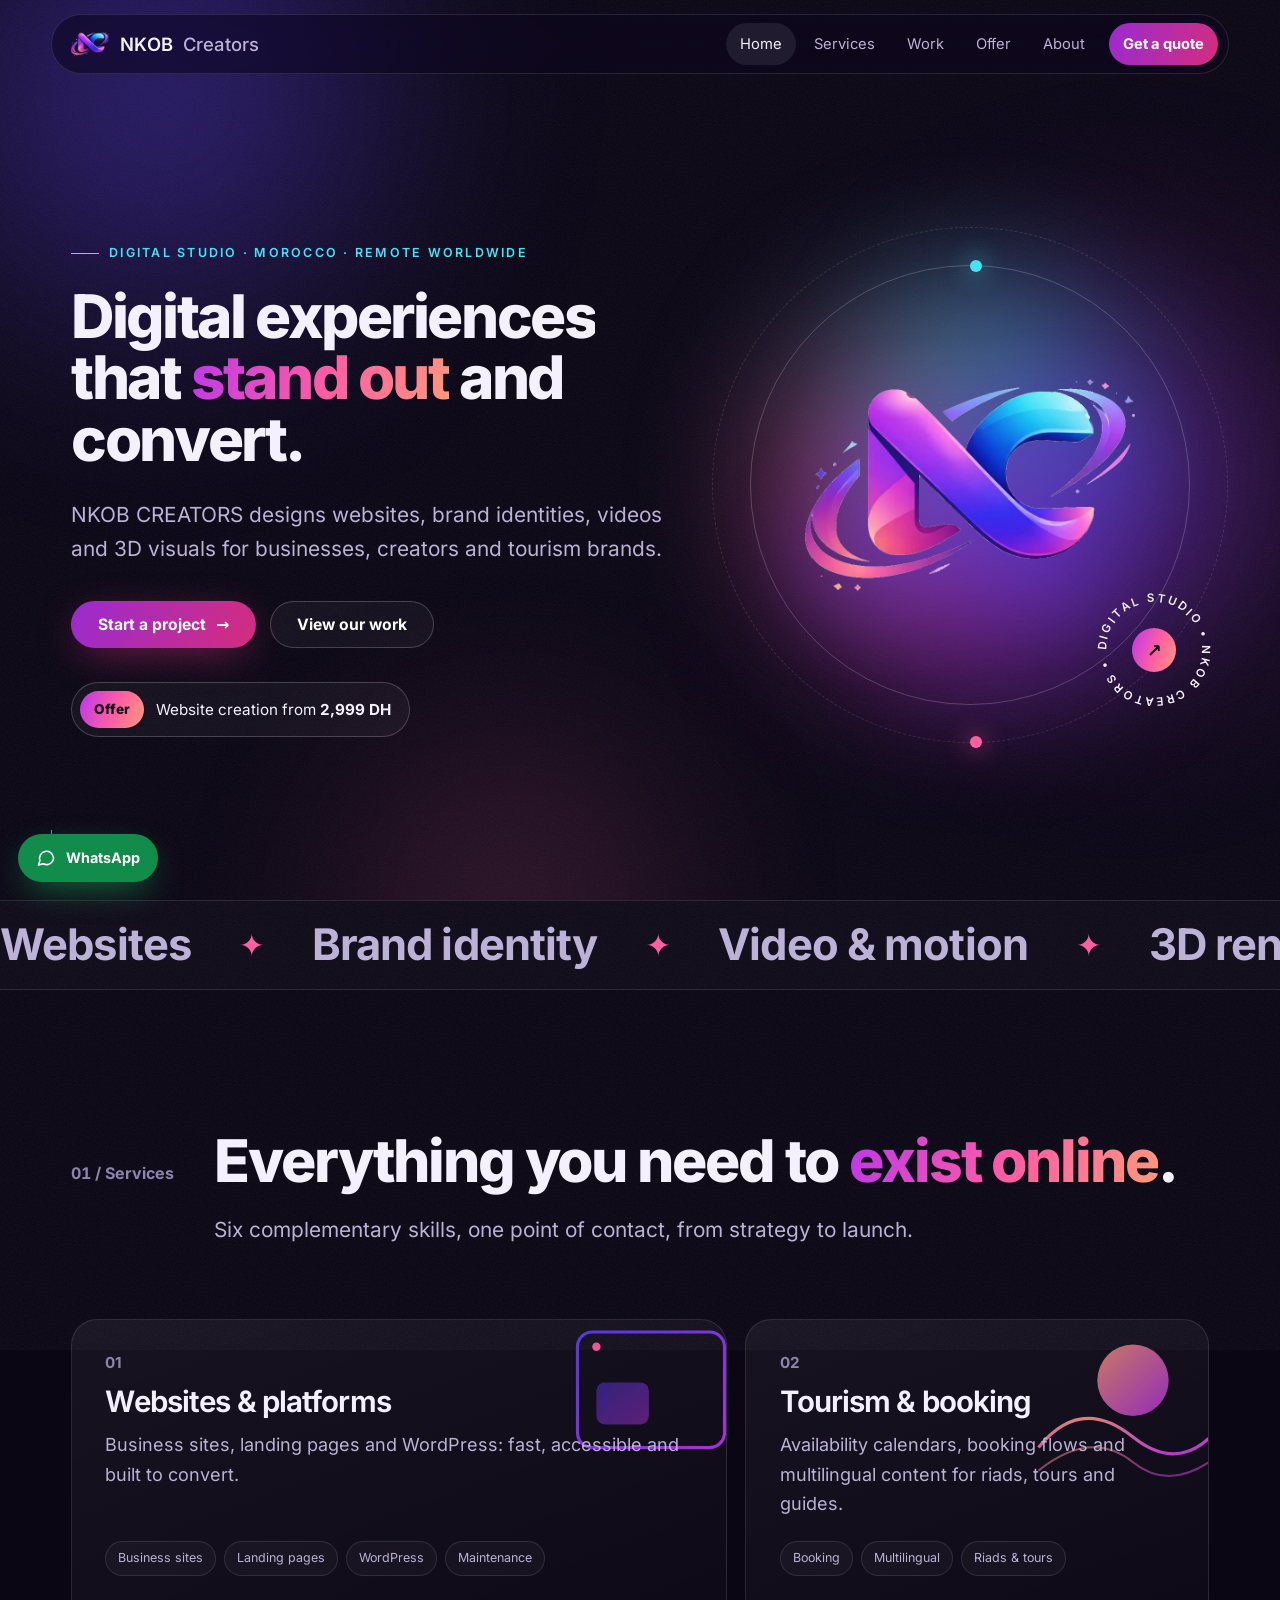
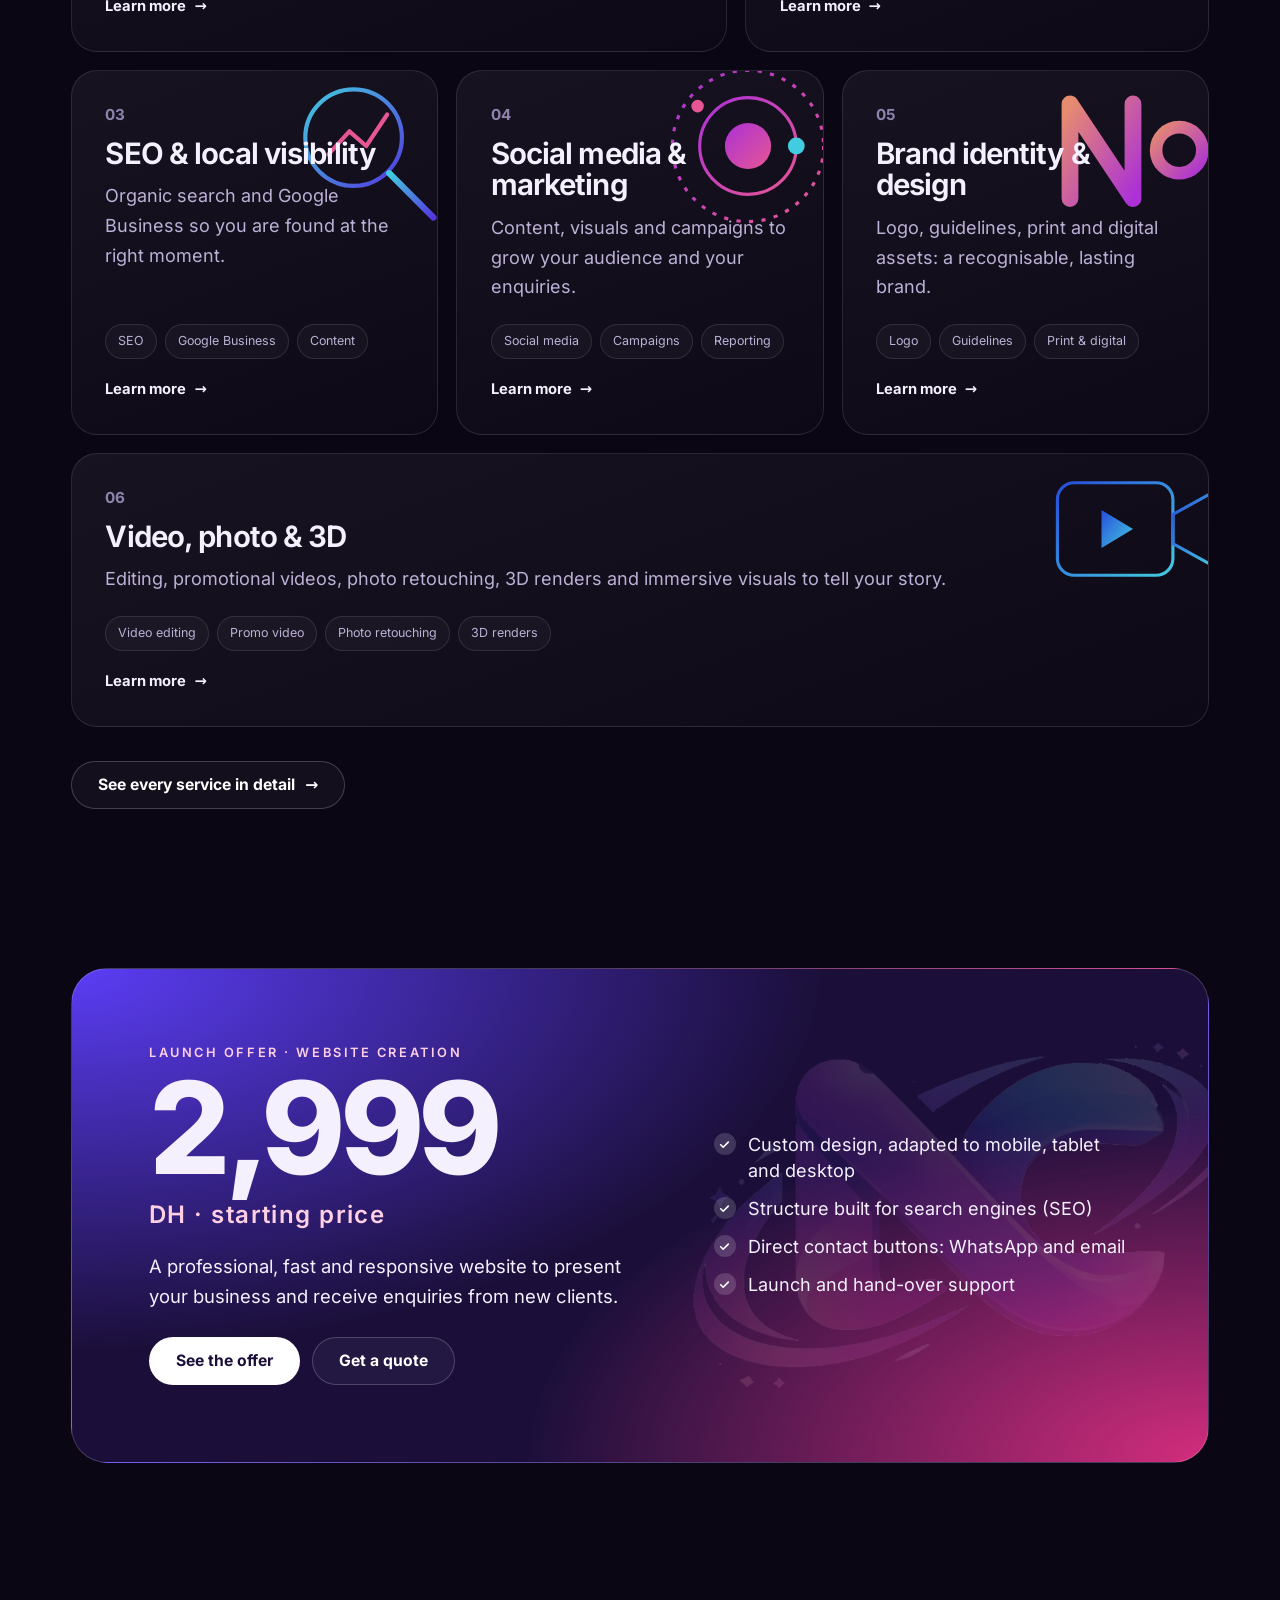
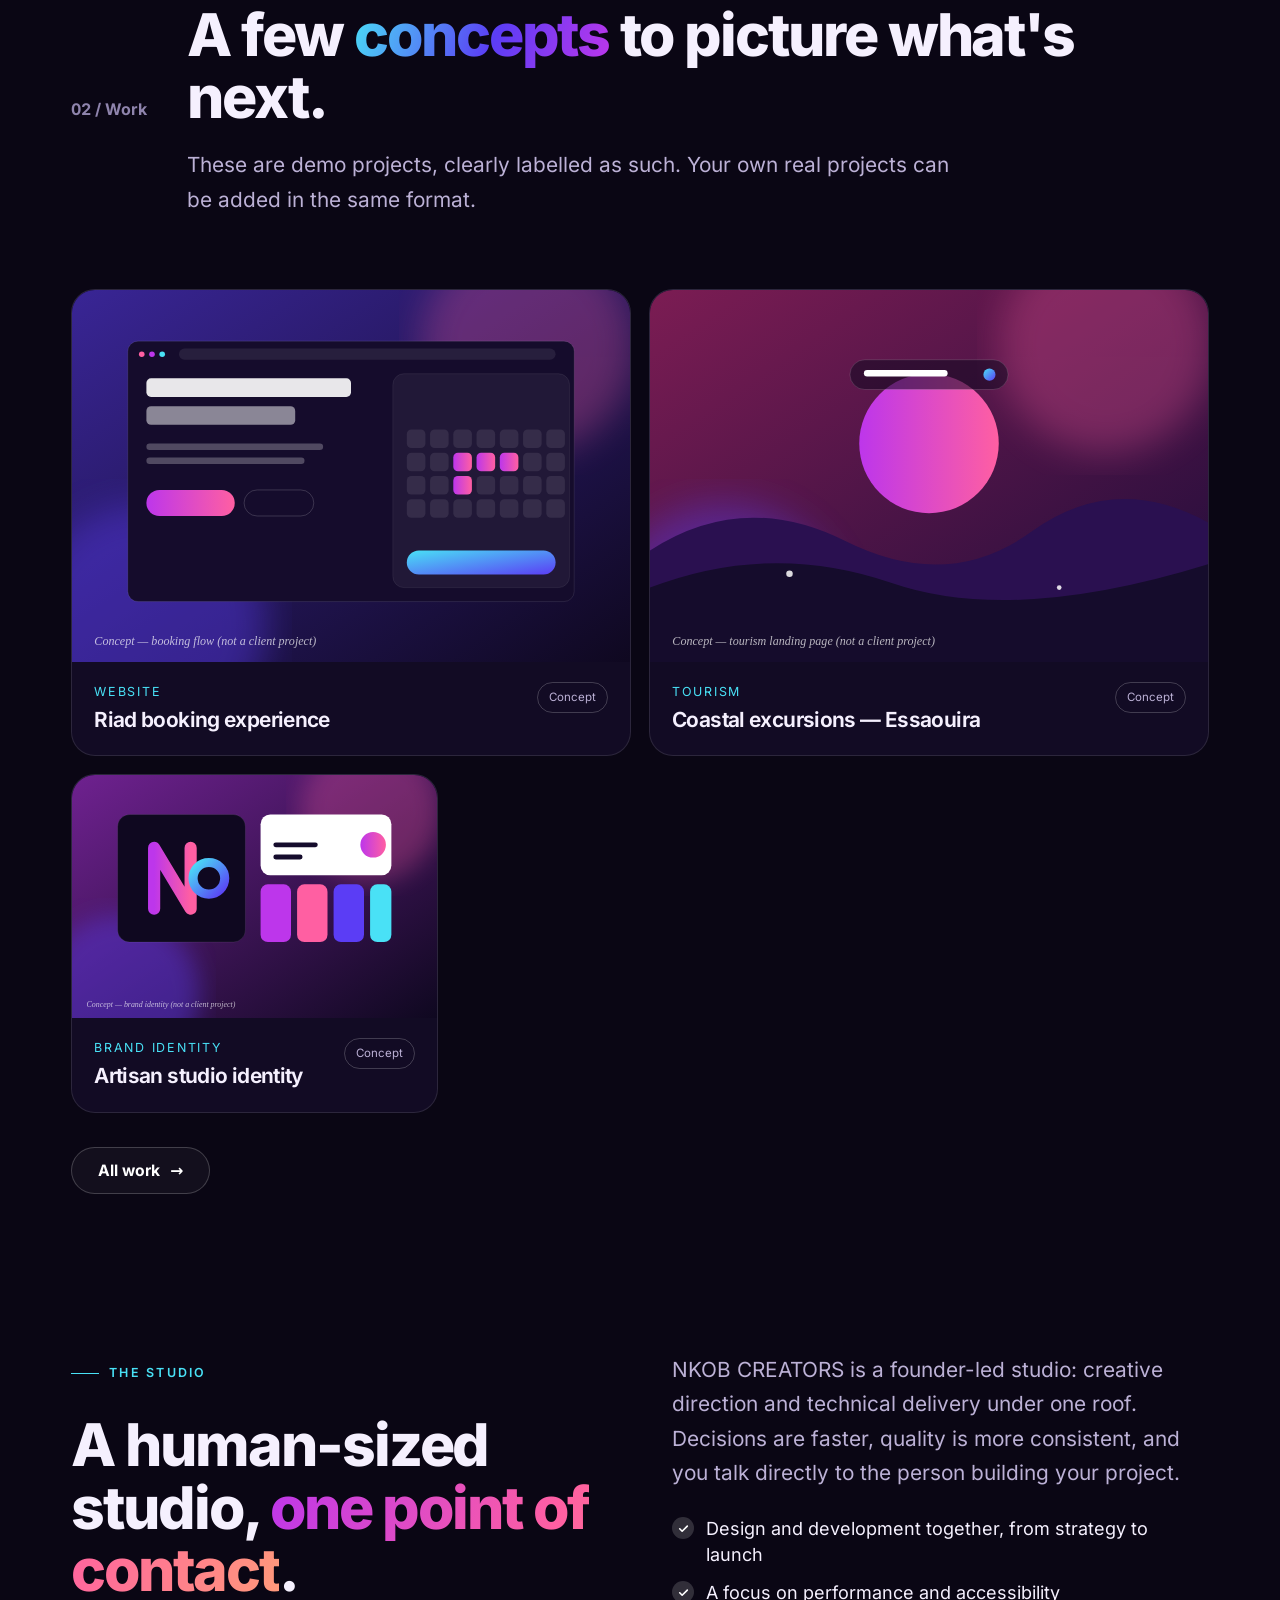
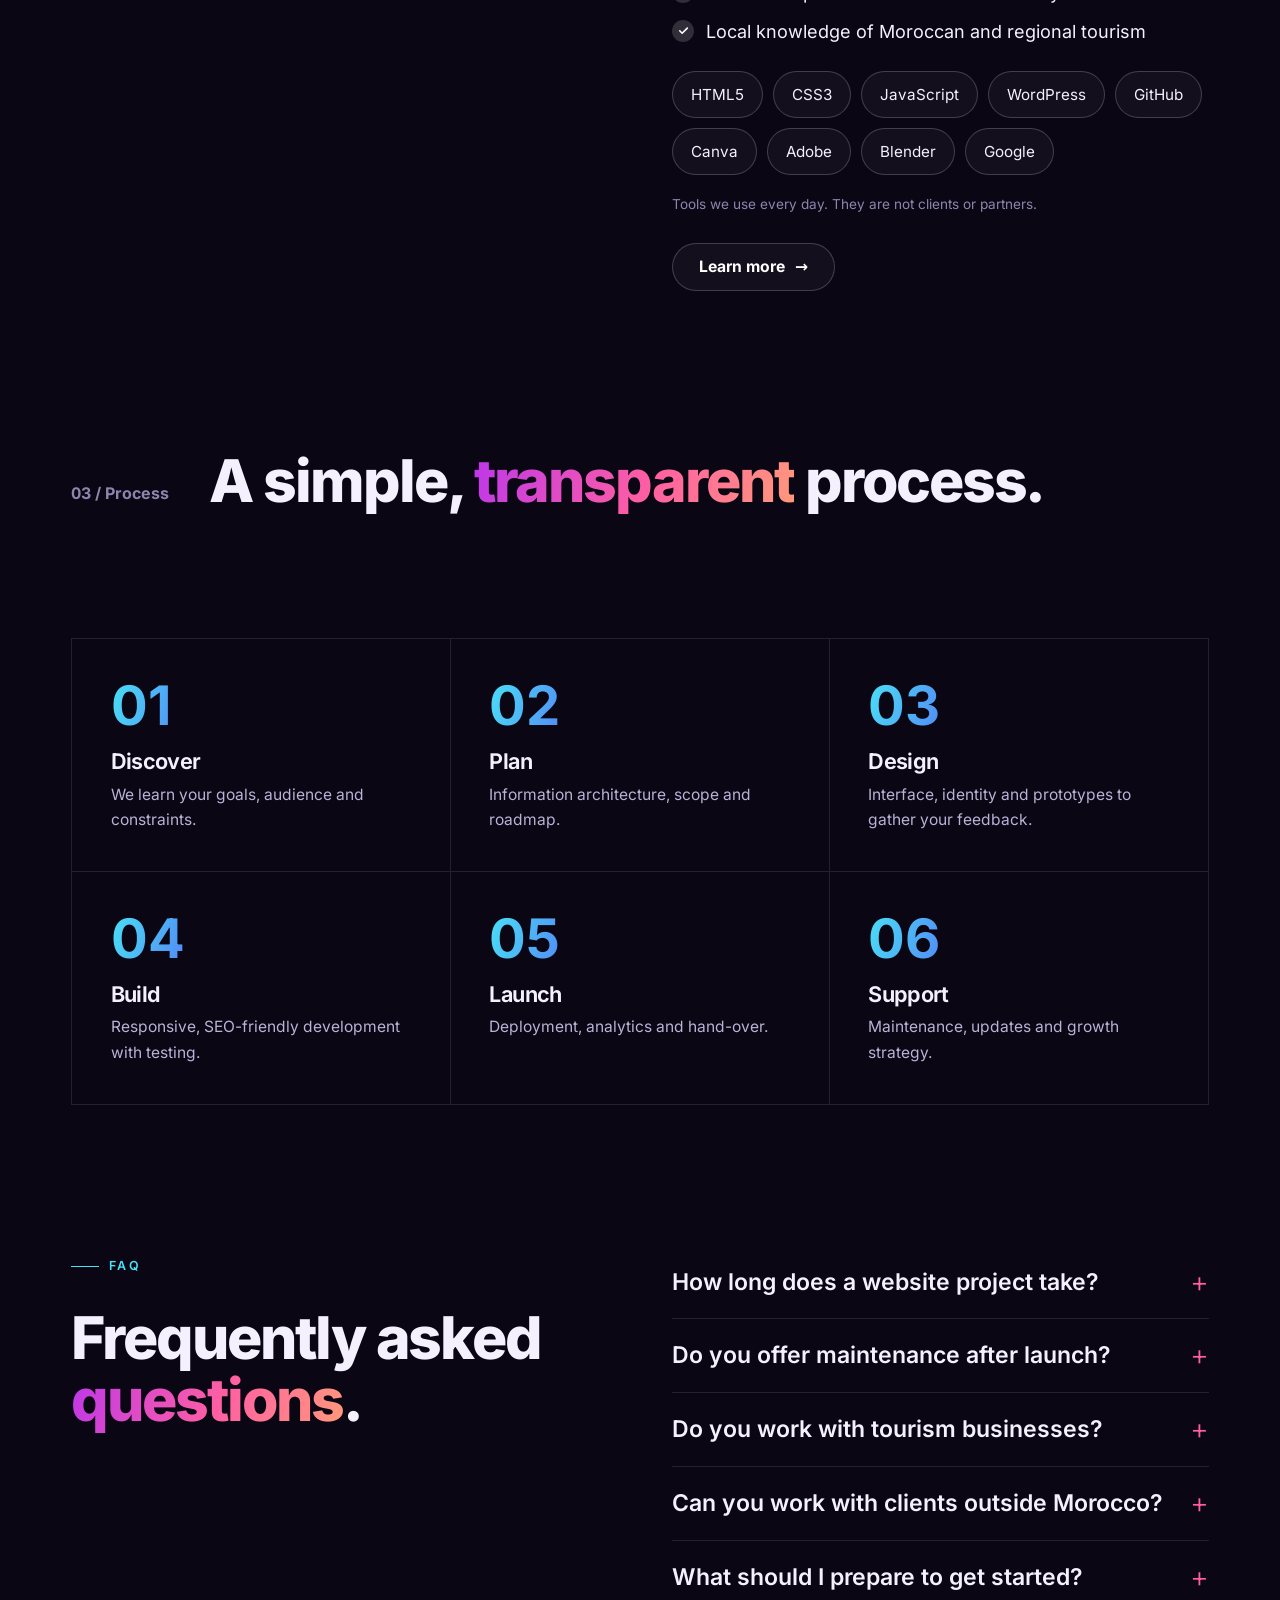
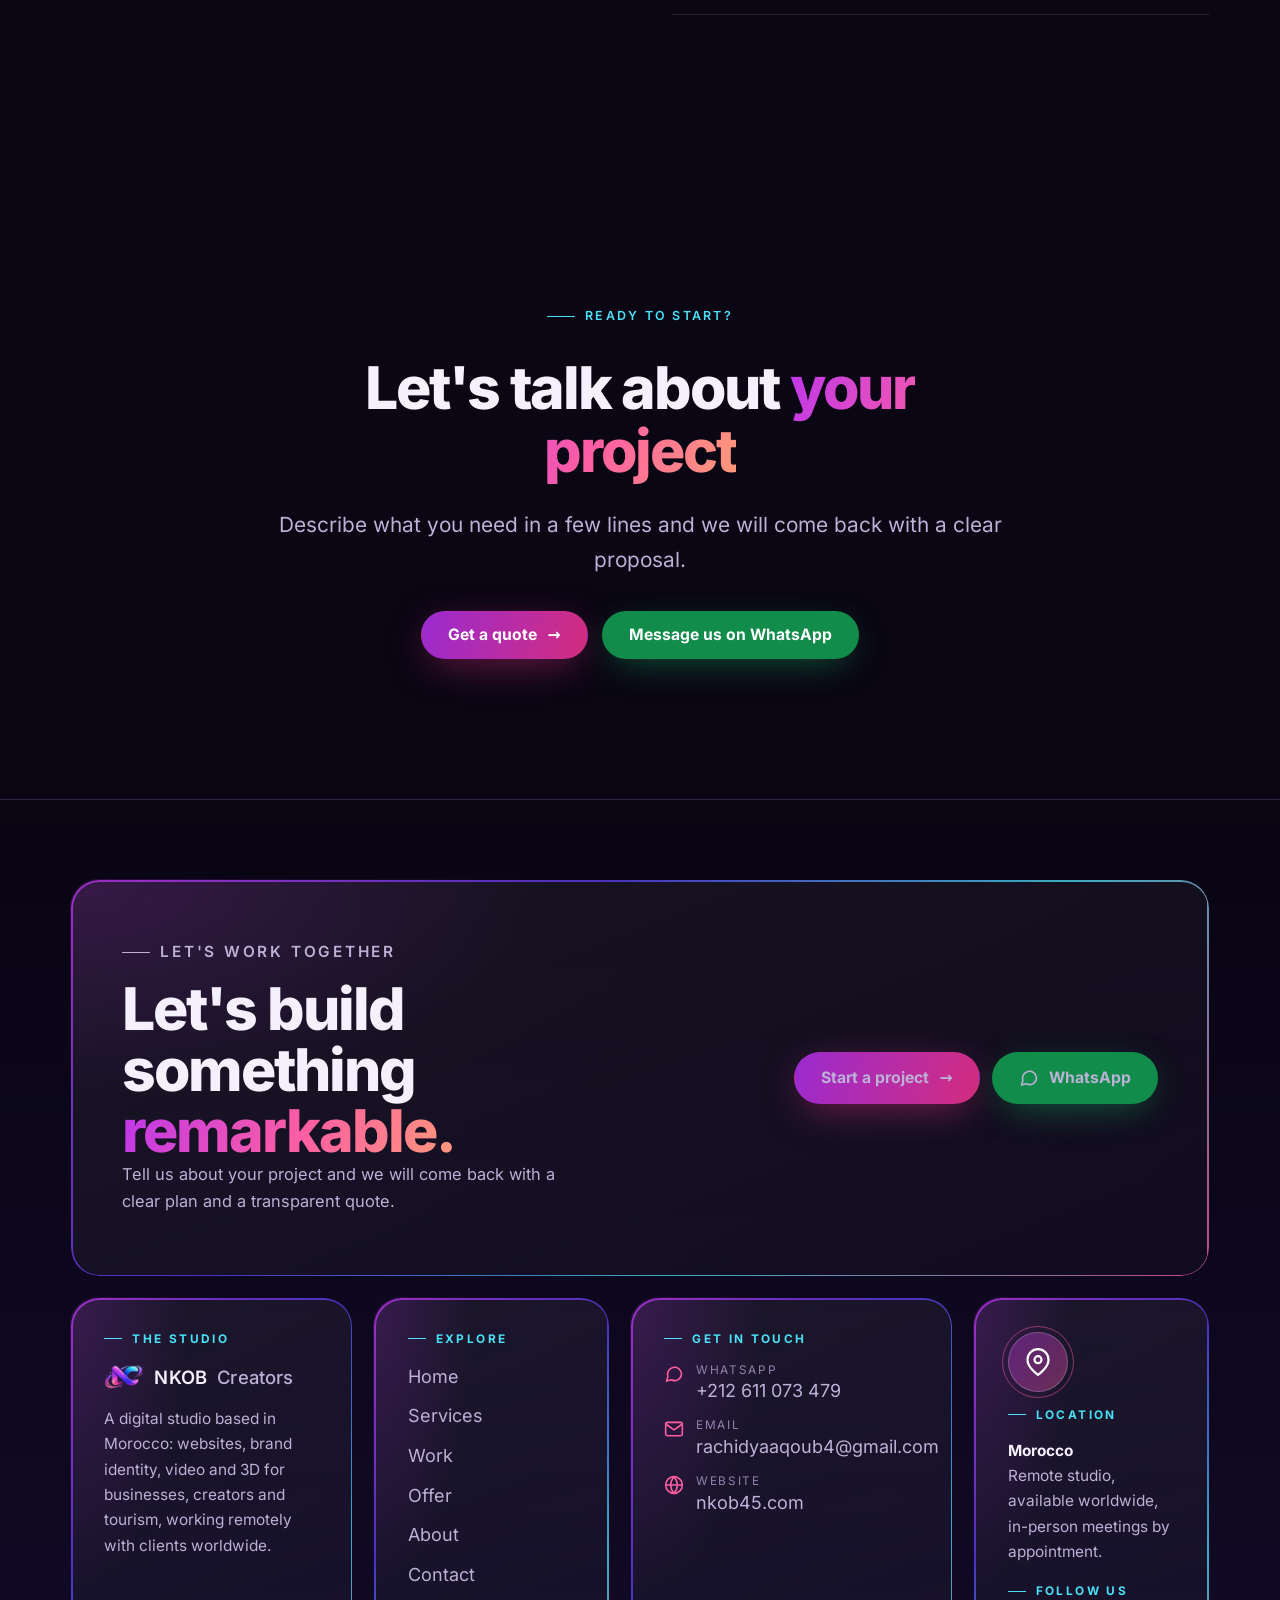
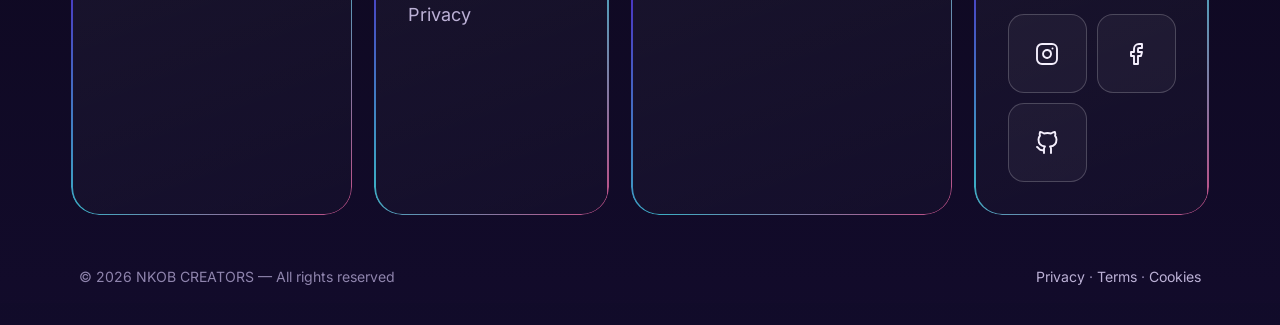
<file: index.html>
<!doctype html>
<html lang="en">
<head>
<meta charset="utf-8">
<meta name="viewport" content="width=device-width,initial-scale=1,viewport-fit=cover">
<script>document.documentElement.className+=" js"</script>
<title>NKOB CREATORS — Digital studio in Morocco: websites, branding, video &amp; 3D</title>
<meta name="description" content="NKOB CREATORS designs websites, brand identities, videos and 3D visuals for businesses, creators and tourism brands. Website creation from 2,999 DH.">
<meta name="robots" content="index,follow,max-image-preview:large">
<meta name="theme-color" content="#0a0614">
<link rel="canonical" href="https://nkob45.com/">
<link rel="icon" href="favicon.ico" sizes="any"><link rel="icon" type="image/png" sizes="32x32" href="assets/img/favicon-32.png"><link rel="apple-touch-icon" href="assets/img/apple-touch-icon.png"><link rel="manifest" href="site.webmanifest">
<meta property="og:type" content="website"><meta property="og:locale" content="en_US"><meta property="og:site_name" content="NKOB CREATORS">
<meta property="og:title" content="NKOB CREATORS — Digital studio in Morocco: websites, branding, video &amp; 3D"><meta property="og:description" content="NKOB CREATORS designs websites, brand identities, videos and 3D visuals for businesses, creators and tourism brands. Website creation from 2,999 DH."><meta property="og:url" content="https://nkob45.com/">
<meta property="og:image" content="https://nkob45.com/assets/img/og-cover.jpg"><meta property="og:image:width" content="1200"><meta property="og:image:height" content="630"><meta property="og:image:alt" content="NKOB CREATORS logo">
<meta name="twitter:card" content="summary_large_image">
<link rel="preload" href="assets/fonts/inter-latin-wght-normal.woff2" as="font" type="font/woff2" crossorigin>
<link rel="stylesheet" href="assets/css/styles.css">
<script type="application/ld+json">{"@context": "https://schema.org", "@graph": [{"@type": "ProfessionalService", "@id": "https://nkob45.com/#organization", "name": "NKOB CREATORS", "url": "https://nkob45.com/", "logo": "https://nkob45.com/assets/img/icon-512.png", "image": "https://nkob45.com/assets/img/og-cover.jpg", "description": "Digital studio based in Morocco: website design and development, brand identity, video, 3D, local SEO and tourism solutions.", "telephone": "+212611073479", "email": "rachidyaaqoub4@gmail.com", "address": {"@type": "PostalAddress", "addressCountry": "MA"}, "areaServed": "Worldwide", "sameAs": ["https://www.instagram.com/rachid__yaaqoub", "https://www.facebook.com/share/1TvZvdenSx/", "https://github.com/ryaaqoub9111-cmyk"], "knowsLanguage": ["en", "fr"]}, {"@type": "WebSite", "@id": "https://nkob45.com/#website", "url": "https://nkob45.com/", "name": "NKOB CREATORS", "inLanguage": "en", "publisher": {"@id": "https://nkob45.com/#organization"}}, {"@type": "FAQPage", "mainEntity": [{"@type": "Question", "name": "How long does a website project take?", "acceptedAnswer": {"@type": "Answer", "text": "Typically 2 to 4 weeks for a small site, 4 to 8 weeks for a business site and 8+ weeks for a complex platform. Timelines depend on scope and on how quickly content is provided."}}, {"@type": "Question", "name": "Do you offer maintenance after launch?", "acceptedAnswer": {"@type": "Answer", "text": "Yes. Monthly maintenance plans cover updates, backups, security monitoring and small content changes."}}, {"@type": "Question", "name": "Do you work with tourism businesses?", "acceptedAnswer": {"@type": "Answer", "text": "Yes, it is one of our specialities: websites for riads and excursions, availability calendars, booking flows, multilingual content and local visibility."}}, {"@type": "Question", "name": "Can you work with clients outside Morocco?", "acceptedAnswer": {"@type": "Answer", "text": "Yes. We are a remote-first studio, and projects are run online through WhatsApp, email and video calls."}}, {"@type": "Question", "name": "What should I prepare to get started?", "acceptedAnswer": {"@type": "Answer", "text": "A short description of your activity, your goals, a few examples of sites or styles you like and, if possible, your logo and texts. We will help you structure the rest."}}]}]}</script>
</head>
<body>
<div class="bg-aurora" aria-hidden="true"><i></i><i></i><i></i></div><div class="grain" aria-hidden="true"></div><div class="progress" aria-hidden="true"></div>
<a class="skip" href="#main">Skip to content</a>
<header class="hdr"><div class="hdr-in">
<a class="brand" href="index.html" aria-label="NKOB CREATORS — home"><img src="assets/img/logo-nkob.webp" alt="" width="40" height="26"><b>NKOB</b><span>Creators</span></a>
<nav class="nav" id="nav" aria-label="Main navigation"><a href="index.html" aria-current="page">Home</a><a href="services.html">Services</a><a href="portfolio.html">Work</a><a href="pricing.html">Offer</a><a href="about.html">About</a><a class="cta" href="contact.html">Get a quote</a></nav>
<button class="burger" type="button" aria-expanded="false" aria-controls="nav" aria-label="Open menu"><span></span><span></span><span></span></button>
</div></header>
<main id="main">
<section class="hero" aria-labelledby="h1"><div class="wrap hero-grid">
<div>
<p class="eyebrow rv">Digital studio · Morocco · Remote worldwide</p>
<h1 class="h-xl split" id="h1">Digital experiences that <span class="grad">stand out</span> and convert.</h1>
<p class="lead rv" style="--d:.25s">NKOB CREATORS designs websites, brand identities, videos and 3D visuals for businesses, creators and tourism brands.</p>
<div class="hero-cta rv" style="--d:.35s"><a class="btn btn-primary" href="contact.html">Start a project <span class="arr" aria-hidden="true">→</span></a><a class="btn btn-ghost" href="portfolio.html">View our work</a></div>
<a class="hero-offer rv" style="--d:.45s" href="pricing.html"><b>Offer</b><span>Website creation from <strong>2,999&nbsp;DH</strong></span></a>
</div>
<div class="stage rv" style="--d:.2s" aria-hidden="true"><div class="glow"></div><div class="ring"></div><div class="ring r2"></div>
<div class="logo3d"><img src="assets/img/logo-nkob.webp" alt="" width="768" height="506" fetchpriority="high"></div>
<svg class="badge-rot" viewBox="0 0 128 128"><defs><path id="circ" d="M64 64m-48 0a48 48 0 1 1 96 0a48 48 0 1 1 -96 0"/></defs><text><textPath href="#circ">Digital studio • NKOB CREATORS • </textPath></text></svg><div class="badge-core">↗</div></div>
</div>
<div class="scroll-cue" aria-hidden="true"><i></i>Scroll</div></section>

<div class="marquee" aria-hidden="true"><div class="marquee-track"><span>Websites</span><span>Brand identity</span><span>Video &amp; motion</span><span>3D renders</span><span>Local SEO</span><span>Online booking</span><span>Social media</span><span>WordPress</span><span>Websites</span><span>Brand identity</span><span>Video &amp; motion</span><span>3D renders</span><span>Local SEO</span><span>Online booking</span><span>Social media</span><span>WordPress</span></div></div>

<section class="sec" id="services" aria-labelledby="s-t"><div class="wrap">
<div class="sec-head"><span class="sec-num">01 / Services</span><h2 class="h-lg rv" id="s-t">Everything you need to <span class="grad">exist online</span>.</h2><p class="lead rv">Six complementary skills, one point of contact, from strategy to launch.</p></div>
<div class="bento"><a class="card b1 rv" href="services.html#websites"><svg class="motif" viewBox="0 0 200 200" fill="none" aria-hidden="true"><rect x="30" y="40" width="140" height="110" rx="14" stroke="url(#mg1)" stroke-width="3"/><path d="M30 68h140" stroke="url(#mg1)" stroke-width="3"/><circle cx="48" cy="54" r="4" fill="#ff5fa2"/><rect x="48" y="88" width="50" height="40" rx="8" fill="url(#mg1)" opacity=".5"/><defs><linearGradient id="mg1" x1="0" y1="0" x2="1" y2="1"><stop stop-color="#5b3df5"/><stop offset="1" stop-color="#bd36eb"/></linearGradient></defs></svg>
<span class="idx">01</span><h3>Websites &amp; platforms</h3><p>Business sites, landing pages and WordPress: fast, accessible and built to convert.</p>
<div class="tags"><span class="tag">Business sites</span><span class="tag">Landing pages</span><span class="tag">WordPress</span><span class="tag">Maintenance</span></div><span class="go">Learn more <span class="arr" aria-hidden="true">→</span></span></a>
<a class="card b2 rv" href="services.html#tourism"><svg class="motif" viewBox="0 0 200 200" fill="none" aria-hidden="true"><circle cx="100" cy="86" r="34" fill="url(#mg2)" opacity=".85"/><path d="M10 150q40-50 90-10t90-20" stroke="url(#mg2)" stroke-width="3"/><path d="M10 172q50-40 90-8t90-14" stroke="url(#mg2)" stroke-width="2" opacity=".6"/><defs><linearGradient id="mg2" x1="0" y1="0" x2="1" y2="1"><stop stop-color="#ff9a7a"/><stop offset="1" stop-color="#bd36eb"/></linearGradient></defs></svg>
<span class="idx">02</span><h3>Tourism &amp; booking</h3><p>Availability calendars, booking flows and multilingual content for riads, tours and guides.</p>
<div class="tags"><span class="tag">Booking</span><span class="tag">Multilingual</span><span class="tag">Riads &amp; tours</span></div><span class="go">Learn more <span class="arr" aria-hidden="true">→</span></span></a>
<a class="card b3 rv" href="services.html#seo"><svg class="motif" viewBox="0 0 200 200" fill="none" aria-hidden="true"><circle cx="92" cy="92" r="46" stroke="url(#mg3)" stroke-width="4"/><path d="M126 126l42 42" stroke="url(#mg3)" stroke-width="6" stroke-linecap="round"/><path d="M68 108l20-22 16 14 20-30" stroke="#ff5fa2" stroke-width="4" stroke-linecap="round" stroke-linejoin="round"/><defs><linearGradient id="mg3" x1="0" y1="0" x2="1" y2="1"><stop stop-color="#49e1f6"/><stop offset="1" stop-color="#5b3df5"/></linearGradient></defs></svg>
<span class="idx">03</span><h3>SEO &amp; local visibility</h3><p>Organic search and Google Business so you are found at the right moment.</p>
<div class="tags"><span class="tag">SEO</span><span class="tag">Google Business</span><span class="tag">Content</span></div><span class="go">Learn more <span class="arr" aria-hidden="true">→</span></span></a>
<a class="card b4 rv" href="services.html#social"><svg class="motif" viewBox="0 0 200 200" fill="none" aria-hidden="true"><circle cx="100" cy="100" r="22" fill="url(#mg4)"/><g stroke="url(#mg4)" stroke-width="3"><circle cx="100" cy="100" r="46"/><circle cx="100" cy="100" r="72" stroke-dasharray="4 8"/></g><circle cx="146" cy="100" r="8" fill="#49e1f6"/><circle cx="52" cy="62" r="6" fill="#ff5fa2"/><defs><linearGradient id="mg4" x1="0" y1="0" x2="1" y2="1"><stop stop-color="#bd36eb"/><stop offset="1" stop-color="#ff5fa2"/></linearGradient></defs></svg>
<span class="idx">04</span><h3>Social media &amp; marketing</h3><p>Content, visuals and campaigns to grow your audience and your enquiries.</p>
<div class="tags"><span class="tag">Social media</span><span class="tag">Campaigns</span><span class="tag">Reporting</span></div><span class="go">Learn more <span class="arr" aria-hidden="true">→</span></span></a>
<a class="card b5 rv" href="services.html#brand"><svg class="motif" viewBox="0 0 200 200" fill="none" aria-hidden="true"><path d="M40 150V60l60 90V60" stroke="url(#mg5)" stroke-width="16" stroke-linecap="round" stroke-linejoin="round"/><circle cx="144" cy="104" r="22" stroke="url(#mg5)" stroke-width="12"/><defs><linearGradient id="mg5" x1="0" y1="0" x2="1" y2="1"><stop stop-color="#ff9a7a"/><stop offset="1" stop-color="#bd36eb"/></linearGradient></defs></svg>
<span class="idx">05</span><h3>Brand identity &amp; design</h3><p>Logo, guidelines, print and digital assets: a recognisable, lasting brand.</p>
<div class="tags"><span class="tag">Logo</span><span class="tag">Guidelines</span><span class="tag">Print &amp; digital</span></div><span class="go">Learn more <span class="arr" aria-hidden="true">→</span></span></a>
<a class="card b6 rv" href="services.html#video-3d"><svg class="motif" viewBox="0 0 200 200" fill="none" aria-hidden="true"><rect x="28" y="56" width="110" height="88" rx="16" stroke="url(#mg6)" stroke-width="3"/><path d="M138 86l40-22v72l-40-22z" stroke="url(#mg6)" stroke-width="3" stroke-linejoin="round"/><path d="M70 82l30 18-30 18z" fill="url(#mg6)"/><defs><linearGradient id="mg6" x1="0" y1="0" x2="1" y2="1"><stop stop-color="#2a55f0"/><stop offset="1" stop-color="#49e1f6"/></linearGradient></defs></svg>
<span class="idx">06</span><h3>Video, photo &amp; 3D</h3><p>Editing, promotional videos, photo retouching, 3D renders and immersive visuals to tell your story.</p>
<div class="tags"><span class="tag">Video editing</span><span class="tag">Promo video</span><span class="tag">Photo retouching</span><span class="tag">3D renders</span></div><span class="go">Learn more <span class="arr" aria-hidden="true">→</span></span></a>
</div>
<p class="rv" style="margin-top:34px"><a class="btn btn-ghost" href="services.html">See every service in detail <span class="arr" aria-hidden="true">→</span></a></p>
</div></section>

<section class="sec" aria-labelledby="o-t" style="padding-top:0"><div class="wrap"><div class="offer rv"><div class="offer-grid">
<div><p class="price-pre">Launch offer · Website creation</p><div class="price" id="o-t"><span>2,999</span><small>DH · starting price</small></div>
<p style="margin:22px 0 26px;font-size:1.15rem;max-width:44ch">A professional, fast and responsive website to present your business and receive enquiries from new clients.</p>
<div style="display:flex;gap:12px;flex-wrap:wrap"><a class="btn btn-primary" style="background:#fff;color:#1b0f3a;box-shadow:none" href="pricing.html">See the offer</a><a class="btn btn-ghost" href="contact.html?service=Website">Get a quote</a></div></div>
<ul class="checks"><li>Custom design, adapted to mobile, tablet and desktop</li><li>Structure built for search engines (SEO)</li><li>Direct contact buttons: WhatsApp and email</li><li>Launch and hand-over support</li></ul>
</div></div></div></section>

<section class="sec" id="work" aria-labelledby="p-t" style="padding-top:0"><div class="wrap">
<div class="sec-head"><span class="sec-num">02 / Work</span><h2 class="h-lg rv" id="p-t">A few <span class="grad-cool">concepts</span> to picture what's next.</h2><p class="lead rv">These are demo projects, clearly labelled as such. Your own real projects can be added in the same format.</p></div>
<div class="pgrid" id="pgrid" data-limit="3"><noscript><p class="empty-note">Enable JavaScript to browse the work, or open the <a href="portfolio.html">Work page</a>.</p></noscript></div>
<p class="rv" style="margin-top:34px"><a class="btn btn-ghost" href="portfolio.html">All work <span class="arr" aria-hidden="true">→</span></a></p>
</div></section>

<section class="sec" id="studio" aria-labelledby="w-t" style="padding-top:0"><div class="wrap split2">
<div><p class="eyebrow rv">The studio</p><h2 class="h-lg rv" id="w-t" style="margin:22px 0">A human-sized studio, <span class="grad">one point of contact</span>.</h2></div>
<div><p class="lead rv">NKOB CREATORS is a founder-led studio: creative direction and technical delivery under one roof. Decisions are faster, quality is more consistent, and you talk directly to the person building your project.</p>
<ul class="checks rv" style="margin:26px 0">
<li>Design and development together, from strategy to launch</li><li>A focus on performance and accessibility</li><li>Local knowledge of Moroccan and regional tourism</li></ul>
<div class="skills rv" aria-label="Tools and technologies"><span>HTML5</span><span>CSS3</span><span>JavaScript</span><span>WordPress</span><span>GitHub</span><span>Canva</span><span>Adobe</span><span>Blender</span><span>Google</span></div>
<p class="fine rv">Tools we use every day. They are not clients or partners.</p>
<p class="rv" style="margin-top:28px"><a class="btn btn-ghost" href="about.html">Learn more <span class="arr" aria-hidden="true">→</span></a></p></div>
</div></section>

<section class="sec" id="process" aria-labelledby="m-t" style="padding-top:0"><div class="wrap">
<div class="sec-head"><span class="sec-num">03 / Process</span><h2 class="h-lg rv" id="m-t">A simple, <span class="grad">transparent</span> process.</h2><p class="lead rv">Six steps to stay on schedule and keep control at every milestone.</p></div>
<div class="steps"><div class="step rv"><div class="n">01</div><h3>Discover</h3><p>We learn your goals, audience and constraints.</p></div><div class="step rv"><div class="n">02</div><h3>Plan</h3><p>Information architecture, scope and roadmap.</p></div><div class="step rv"><div class="n">03</div><h3>Design</h3><p>Interface, identity and prototypes to gather your feedback.</p></div><div class="step rv"><div class="n">04</div><h3>Build</h3><p>Responsive, SEO-friendly development with testing.</p></div><div class="step rv"><div class="n">05</div><h3>Launch</h3><p>Deployment, analytics and hand-over.</p></div><div class="step rv"><div class="n">06</div><h3>Support</h3><p>Maintenance, updates and growth strategy.</p></div></div></div></section>

<section class="sec" id="faq" aria-labelledby="f-t" style="padding-top:0"><div class="wrap split2">
<div><p class="eyebrow rv">FAQ</p><h2 class="h-lg rv" id="f-t" style="margin-top:22px">Frequently asked <span class="grad">questions</span>.</h2></div>
<div class="faq"><details class="rv"><summary>How long does a website project take?</summary><p>Typically 2 to 4 weeks for a small site, 4 to 8 weeks for a business site and 8+ weeks for a complex platform. Timelines depend on scope and on how quickly content is provided.</p></details><details class="rv"><summary>Do you offer maintenance after launch?</summary><p>Yes. Monthly maintenance plans cover updates, backups, security monitoring and small content changes.</p></details><details class="rv"><summary>Do you work with tourism businesses?</summary><p>Yes, it is one of our specialities: websites for riads and excursions, availability calendars, booking flows, multilingual content and local visibility.</p></details><details class="rv"><summary>Can you work with clients outside Morocco?</summary><p>Yes. We are a remote-first studio, and projects are run online through WhatsApp, email and video calls.</p></details><details class="rv"><summary>What should I prepare to get started?</summary><p>A short description of your activity, your goals, a few examples of sites or styles you like and, if possible, your logo and texts. We will help you structure the rest.</p></details></div></div></section>

<section class="sec" aria-labelledby="cta-t"><div class="wrap" style="text-align:center">
<p class="eyebrow rv" style="justify-content:center">Ready to start?</p>
<h2 class="h-lg rv" id="cta-t" style="margin:22px auto 26px;max-width:18ch">Let's talk about <span class="grad">your project</span></h2>
<p class="lead rv" style="margin:0 auto 34px">Describe what you need in a few lines and we will come back with a clear proposal.</p>
<div class="rv" style="display:flex;gap:14px;justify-content:center;flex-wrap:wrap"><a class="btn btn-primary" href="contact.html">Get a quote <span class="arr" aria-hidden="true">→</span></a><a class="btn btn-wa" href="https://wa.me/212611073479" target="_blank" rel="noopener noreferrer">Message us on WhatsApp</a></div>
</div></section>
</main>
<script src="assets/js/projects-data.js" defer></script>
<footer class="ftr"><div class="wrap">
<div class="frame ftr-cta"><div><p class="eyebrow" style="margin:0 0 18px">Let's work together</p><p class="ftr-big">Let's build something <span class="grad">remarkable.</span></p><p>Tell us about your project and we will come back with a clear plan and a transparent quote.</p></div>
<div class="acts"><a class="btn btn-primary" href="contact.html">Start a project <span class="arr" aria-hidden="true">→</span></a><a class="btn btn-wa" href="https://wa.me/212611073479?text=Hello%20NKOB%20CREATORS%2C%20I%27d%20like%20to%20discuss%20a%20project." target="_blank" rel="noopener noreferrer"><svg class="ico" viewBox="0 0 24 24" aria-hidden="true" focusable="false"><path d="M21 11.5a8.4 8.4 0 0 1-12.4 7.4L3 20.5l1.7-5.4A8.4 8.4 0 1 1 21 11.5z"/></svg> WhatsApp</a></div></div>
<div class="ftr-grid">
<div class="frame"><h4>The studio</h4><a class="brand" href="index.html" style="margin-bottom:14px"><img src="assets/img/logo-nkob.webp" alt="" width="40" height="26"><b>NKOB</b><span>Creators</span></a>
<p>A digital studio based in Morocco: websites, brand identity, video and 3D for businesses, creators and tourism, working remotely with clients worldwide.</p></div>
<div class="frame"><h4>Explore</h4><ul><li><a href="index.html">Home</a></li><li><a href="services.html">Services</a></li><li><a href="portfolio.html">Work</a></li><li><a href="pricing.html">Offer</a></li><li><a href="about.html">About</a></li><li><a href="contact.html">Contact</a></li><li><a href="privacy.html">Privacy</a></li></ul></div>
<div class="frame"><h4>Get in touch</h4>
<div class="crow"><svg class="ico" viewBox="0 0 24 24" aria-hidden="true" focusable="false"><path d="M21 11.5a8.4 8.4 0 0 1-12.4 7.4L3 20.5l1.7-5.4A8.4 8.4 0 1 1 21 11.5z"/></svg><div><small>WhatsApp</small><a href="https://wa.me/212611073479" target="_blank" rel="noopener noreferrer">+212 611 073 479</a></div></div>
<div class="crow"><svg class="ico" viewBox="0 0 24 24" aria-hidden="true" focusable="false"><path d="M4 4h16c1.1 0 2 .9 2 2v12c0 1.1-.9 2-2 2H4c-1.1 0-2-.9-2-2V6c0-1.1.9-2 2-2z"/><path d="M22 6l-10 7L2 6"/></svg><div><small>Email</small><a href="mailto:rachidyaaqoub4@gmail.com">rachidyaaqoub4@gmail.com</a></div></div>
<div class="crow"><svg class="ico" viewBox="0 0 24 24" aria-hidden="true" focusable="false"><circle cx="12" cy="12" r="10"/><path d="M2 12h20"/><path d="M12 2a15.3 15.3 0 0 1 4 10 15.3 15.3 0 0 1-4 10 15.3 15.3 0 0 1-4-10 15.3 15.3 0 0 1 4-10z"/></svg><div><small>Website</small><a href="https://nkob45.com/">nkob45.com</a></div></div></div>
<div class="frame"><div class="pin"><svg class="ico" viewBox="0 0 24 24" aria-hidden="true" focusable="false"><path d="M21 10c0 7-9 13-9 13s-9-6-9-13a9 9 0 0 1 18 0z"/><circle cx="12" cy="10" r="3"/></svg></div><h4>Location</h4><p><strong style="color:var(--tx)">Morocco</strong><br>Remote studio, available worldwide, in-person meetings by appointment.</p>
<h4 style="margin-top:20px">Follow us</h4><div class="soc"><a href="https://www.instagram.com/rachid__yaaqoub" target="_blank" rel="noopener noreferrer" aria-label="Instagram" title="Instagram"><svg class="ico" viewBox="0 0 24 24" aria-hidden="true" focusable="false"><rect x="2" y="2" width="20" height="20" rx="5"/><path d="M16 11.37A4 4 0 1 1 12.63 8 4 4 0 0 1 16 11.37z"/><path d="M17.5 6.5h.01"/></svg></a><a href="https://www.facebook.com/share/1TvZvdenSx/" target="_blank" rel="noopener noreferrer" aria-label="Facebook" title="Facebook"><svg class="ico" viewBox="0 0 24 24" aria-hidden="true" focusable="false"><path d="M18 2h-3a5 5 0 0 0-5 5v3H7v4h3v8h4v-8h3l1-4h-4V7a1 1 0 0 1 1-1h3z"/></svg></a><a href="https://github.com/ryaaqoub9111-cmyk" target="_blank" rel="noopener noreferrer" aria-label="GitHub" title="GitHub"><svg class="ico" viewBox="0 0 24 24" aria-hidden="true" focusable="false"><path d="M9 19c-5 1.5-5-2.5-7-3m14 6v-3.87a3.37 3.37 0 0 0-.94-2.61c3.14-.35 6.44-1.54 6.44-7A5.44 5.44 0 0 0 20 4.77 5.07 5.07 0 0 0 19.91 1S18.73.65 16 2.48a13.38 13.38 0 0 0-7 0C6.27.65 5.09 1 5.09 1A5.07 5.07 0 0 0 5 4.77a5.44 5.44 0 0 0-1.5 3.78c0 5.42 3.3 6.61 6.44 7A3.37 3.37 0 0 0 9 18.13V22"/></svg></a></div></div>
</div>
<div class="ftr-bot"><span>© <span id="year">2026</span> NKOB CREATORS — All rights reserved</span><span><a href="privacy.html">Privacy</a> · <a href="terms.html">Terms</a> · <a href="cookies.html">Cookies</a></span></div>
</div></footer>
<a class="wa-float" href="https://wa.me/212611073479?text=Hello%20NKOB%20CREATORS%2C%20I%27d%20like%20to%20discuss%20a%20project." target="_blank" rel="noopener noreferrer" aria-label="Chat on WhatsApp"><svg class="ico" viewBox="0 0 24 24" aria-hidden="true" focusable="false"><path d="M21 11.5a8.4 8.4 0 0 1-12.4 7.4L3 20.5l1.7-5.4A8.4 8.4 0 1 1 21 11.5z"/></svg><span>WhatsApp</span></a>
<button class="totop" type="button" aria-label="Back to top">↑</button>
<script src="assets/js/main.js" defer></script>
</body>
</html>
</file>
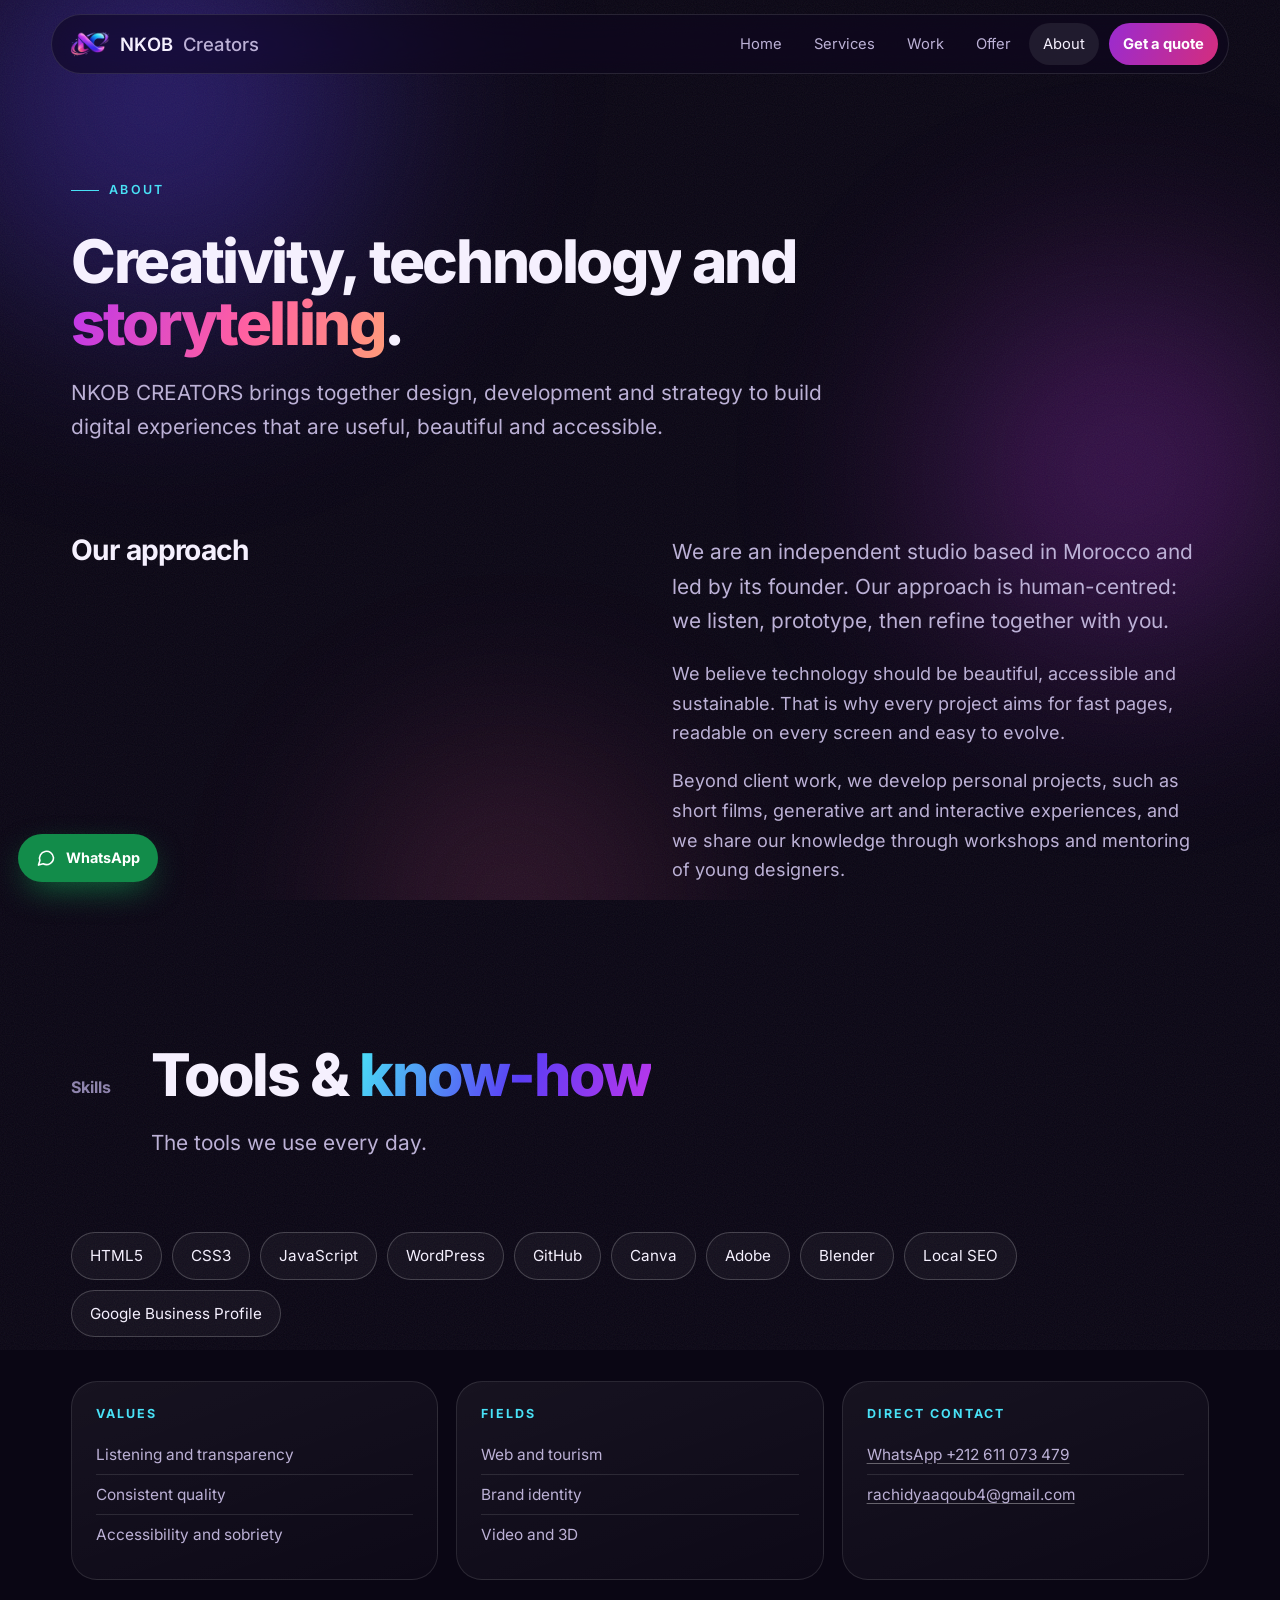
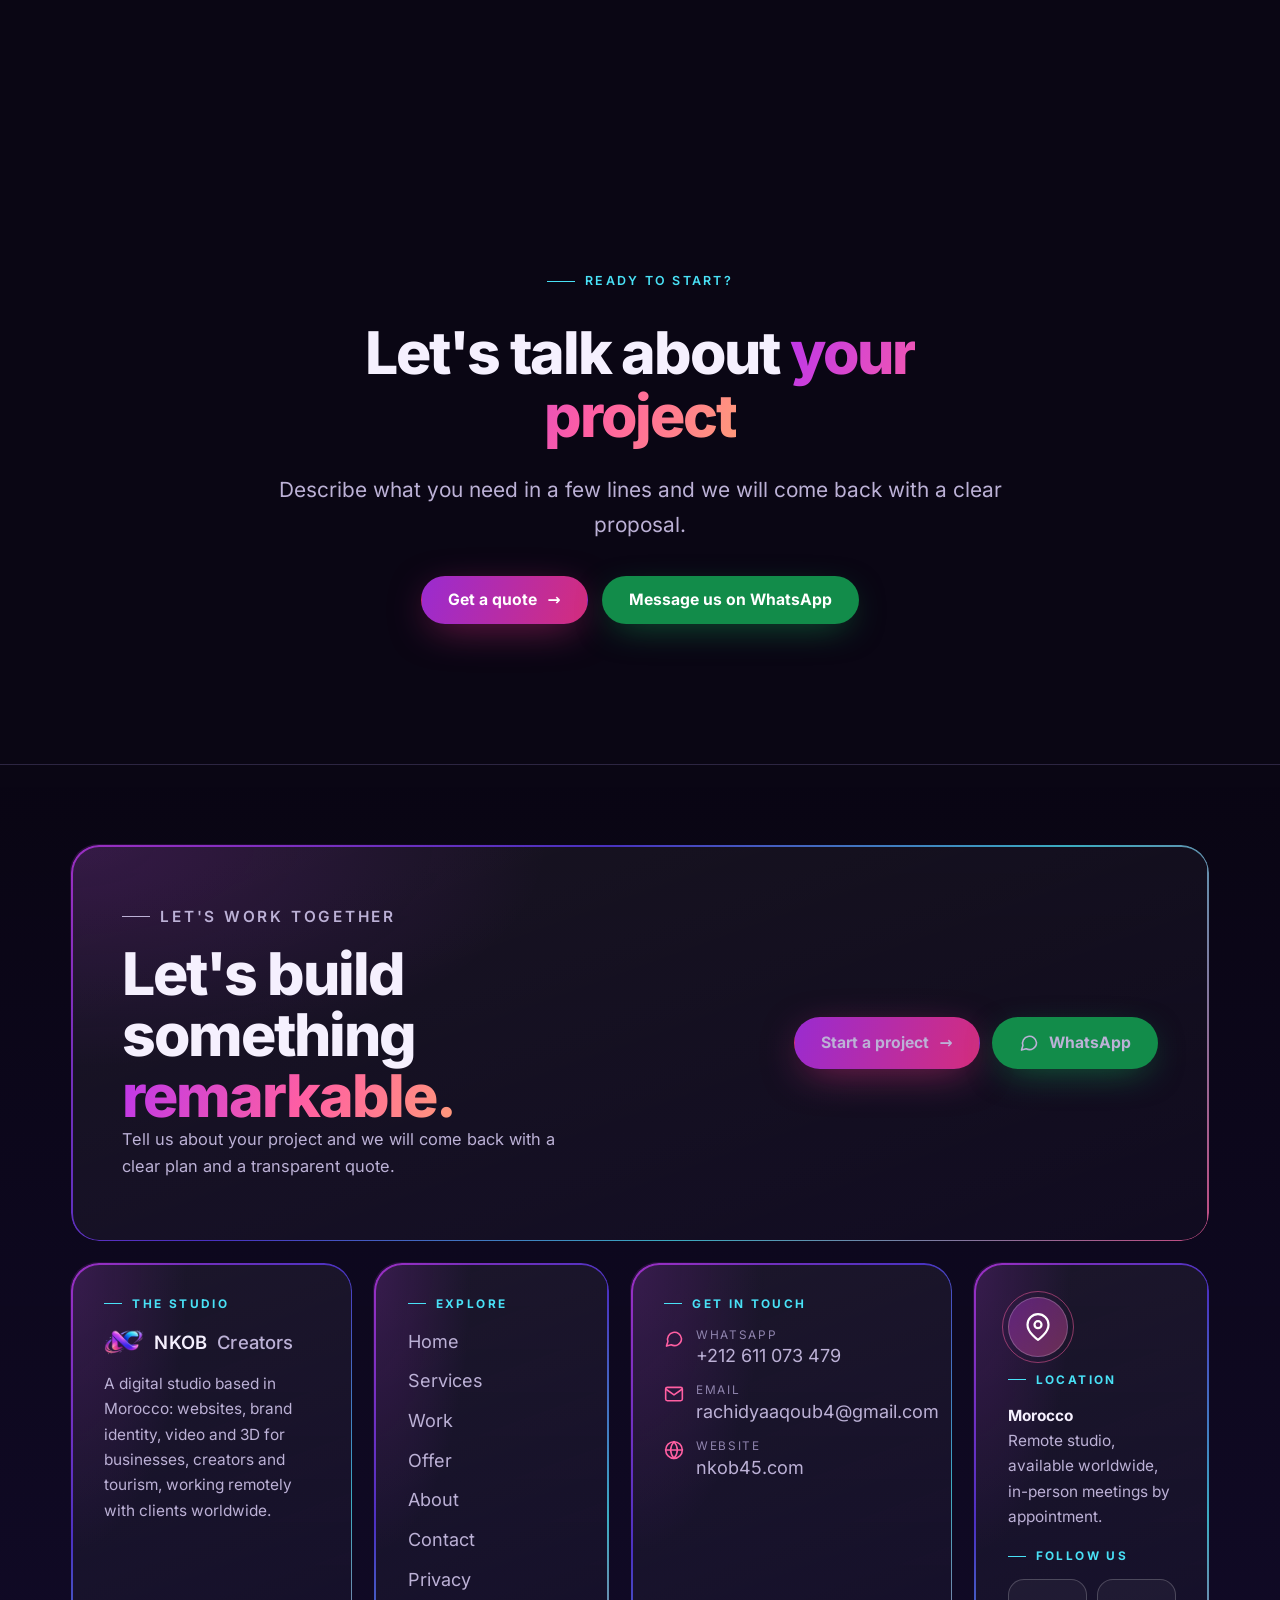
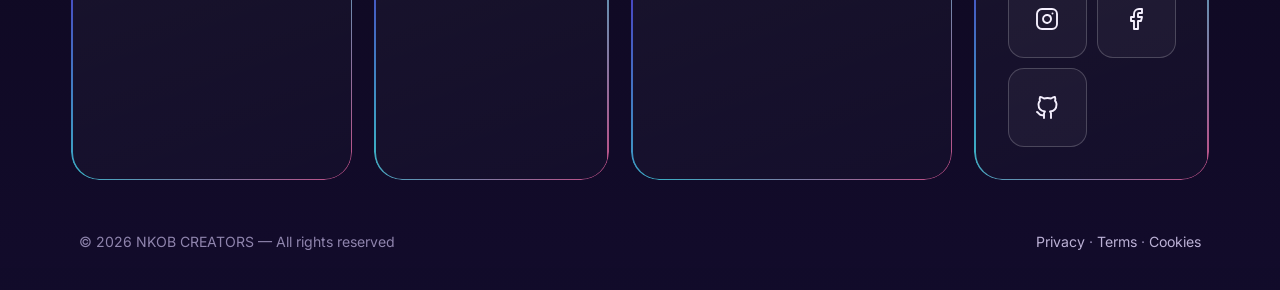
<file: about.html>
<!doctype html>
<html lang="en">
<head>
<meta charset="utf-8">
<meta name="viewport" content="width=device-width,initial-scale=1,viewport-fit=cover">
<script>document.documentElement.className+=" js"</script>
<title>About — NKOB CREATORS, digital studio in Morocco</title>
<meta name="description" content="Meet NKOB CREATORS: an independent digital studio based in Morocco combining design, development and strategy for businesses, creators and tourism brands.">
<meta name="robots" content="index,follow,max-image-preview:large">
<meta name="theme-color" content="#0a0614">
<link rel="canonical" href="https://nkob45.com/about.html">
<link rel="icon" href="favicon.ico" sizes="any"><link rel="icon" type="image/png" sizes="32x32" href="assets/img/favicon-32.png"><link rel="apple-touch-icon" href="assets/img/apple-touch-icon.png"><link rel="manifest" href="site.webmanifest">
<meta property="og:type" content="website"><meta property="og:locale" content="en_US"><meta property="og:site_name" content="NKOB CREATORS">
<meta property="og:title" content="About — NKOB CREATORS, digital studio in Morocco"><meta property="og:description" content="Meet NKOB CREATORS: an independent digital studio based in Morocco combining design, development and strategy for businesses, creators and tourism brands."><meta property="og:url" content="https://nkob45.com/about.html">
<meta property="og:image" content="https://nkob45.com/assets/img/og-cover.jpg"><meta property="og:image:width" content="1200"><meta property="og:image:height" content="630"><meta property="og:image:alt" content="NKOB CREATORS logo">
<meta name="twitter:card" content="summary_large_image">
<link rel="preload" href="assets/fonts/inter-latin-wght-normal.woff2" as="font" type="font/woff2" crossorigin>
<link rel="stylesheet" href="assets/css/styles.css">
<script type="application/ld+json">{"@context": "https://schema.org", "@graph": [{"@type": "ProfessionalService", "@id": "https://nkob45.com/#organization", "name": "NKOB CREATORS", "url": "https://nkob45.com/", "logo": "https://nkob45.com/assets/img/icon-512.png", "image": "https://nkob45.com/assets/img/og-cover.jpg", "description": "Digital studio based in Morocco: website design and development, brand identity, video, 3D, local SEO and tourism solutions.", "telephone": "+212611073479", "email": "rachidyaaqoub4@gmail.com", "address": {"@type": "PostalAddress", "addressCountry": "MA"}, "areaServed": "Worldwide", "sameAs": ["https://www.instagram.com/rachid__yaaqoub", "https://www.facebook.com/share/1TvZvdenSx/", "https://github.com/ryaaqoub9111-cmyk"], "knowsLanguage": ["en", "fr"]}, {"@type": "WebSite", "@id": "https://nkob45.com/#website", "url": "https://nkob45.com/", "name": "NKOB CREATORS", "inLanguage": "en", "publisher": {"@id": "https://nkob45.com/#organization"}}]}</script>
</head>
<body>
<div class="bg-aurora" aria-hidden="true"><i></i><i></i><i></i></div><div class="grain" aria-hidden="true"></div><div class="progress" aria-hidden="true"></div>
<a class="skip" href="#main">Skip to content</a>
<header class="hdr"><div class="hdr-in">
<a class="brand" href="index.html" aria-label="NKOB CREATORS — home"><img src="assets/img/logo-nkob.webp" alt="" width="40" height="26"><b>NKOB</b><span>Creators</span></a>
<nav class="nav" id="nav" aria-label="Main navigation"><a href="index.html">Home</a><a href="services.html">Services</a><a href="portfolio.html">Work</a><a href="pricing.html">Offer</a><a href="about.html" aria-current="page">About</a><a class="cta" href="contact.html">Get a quote</a></nav>
<button class="burger" type="button" aria-expanded="false" aria-controls="nav" aria-label="Open menu"><span></span><span></span><span></span></button>
</div></header>
<main id="main"><section class="page-hero"><div class="wrap"><p class="eyebrow rv">About</p>
<h1 class="h-xl split">Creativity, technology and <span class="grad">storytelling</span>.</h1>
<p class="lead rv" style="--d:.2s">NKOB CREATORS brings together design, development and strategy to build digital experiences that are useful, beautiful and accessible.</p></div></section>
<section class="sec" style="padding-top:40px"><div class="wrap split2">
<div><h2 class="h-md rv">Our approach</h2></div>
<div><p class="lead rv">We are an independent studio based in Morocco and led by its founder. Our approach is human-centred: we listen, prototype, then refine together with you.</p>
<p class="rv" style="color:var(--mut)">We believe technology should be beautiful, accessible and sustainable. That is why every project aims for fast pages, readable on every screen and easy to evolve.</p>
<p class="rv" style="color:var(--mut)">Beyond client work, we develop personal projects, such as short films, generative art and interactive experiences, and we share our knowledge through workshops and mentoring of young designers.</p></div></div></section>
<section class="sec" style="padding-top:0" aria-labelledby="sk-t"><div class="wrap"><div class="sec-head"><span class="sec-num">Skills</span><h2 class="h-lg rv" id="sk-t">Tools & <span class="grad-cool">know-how</span></h2><p class="lead rv">The tools we use every day.</p></div>
<div class="skills rv"><span>HTML5</span><span>CSS3</span><span>JavaScript</span><span>WordPress</span><span>GitHub</span><span>Canva</span><span>Adobe</span><span>Blender</span><span>Local SEO</span><span>Google Business Profile</span></div>
<div class="cols" style="margin-top:44px"><div class="card rv"><h4>Values</h4><ul><li>Listening and transparency</li><li>Consistent quality</li><li>Accessibility and sobriety</li></ul></div><div class="card rv" style="--d:.08s"><h4>Fields</h4><ul><li>Web and tourism</li><li>Brand identity</li><li>Video and 3D</li></ul></div><div class="card rv" style="--d:.16s"><h4>Direct contact</h4><ul><li><a href="https://wa.me/212611073479" target="_blank" rel="noopener noreferrer">WhatsApp +212 611 073 479</a></li><li><a href="mailto:rachidyaaqoub4@gmail.com">rachidyaaqoub4@gmail.com</a></li></ul></div></div></div></section>

<section class="sec" aria-labelledby="cta-t"><div class="wrap" style="text-align:center">
<p class="eyebrow rv" style="justify-content:center">Ready to start?</p>
<h2 class="h-lg rv" id="cta-t" style="margin:22px auto 26px;max-width:18ch">Let's talk about <span class="grad">your project</span></h2>
<p class="lead rv" style="margin:0 auto 34px">Describe what you need in a few lines and we will come back with a clear proposal.</p>
<div class="rv" style="display:flex;gap:14px;justify-content:center;flex-wrap:wrap"><a class="btn btn-primary" href="contact.html">Get a quote <span class="arr" aria-hidden="true">→</span></a><a class="btn btn-wa" href="https://wa.me/212611073479" target="_blank" rel="noopener noreferrer">Message us on WhatsApp</a></div>
</div></section></main>
<footer class="ftr"><div class="wrap">
<div class="frame ftr-cta"><div><p class="eyebrow" style="margin:0 0 18px">Let's work together</p><p class="ftr-big">Let's build something <span class="grad">remarkable.</span></p><p>Tell us about your project and we will come back with a clear plan and a transparent quote.</p></div>
<div class="acts"><a class="btn btn-primary" href="contact.html">Start a project <span class="arr" aria-hidden="true">→</span></a><a class="btn btn-wa" href="https://wa.me/212611073479?text=Hello%20NKOB%20CREATORS%2C%20I%27d%20like%20to%20discuss%20a%20project." target="_blank" rel="noopener noreferrer"><svg class="ico" viewBox="0 0 24 24" aria-hidden="true" focusable="false"><path d="M21 11.5a8.4 8.4 0 0 1-12.4 7.4L3 20.5l1.7-5.4A8.4 8.4 0 1 1 21 11.5z"/></svg> WhatsApp</a></div></div>
<div class="ftr-grid">
<div class="frame"><h4>The studio</h4><a class="brand" href="index.html" style="margin-bottom:14px"><img src="assets/img/logo-nkob.webp" alt="" width="40" height="26"><b>NKOB</b><span>Creators</span></a>
<p>A digital studio based in Morocco: websites, brand identity, video and 3D for businesses, creators and tourism, working remotely with clients worldwide.</p></div>
<div class="frame"><h4>Explore</h4><ul><li><a href="index.html">Home</a></li><li><a href="services.html">Services</a></li><li><a href="portfolio.html">Work</a></li><li><a href="pricing.html">Offer</a></li><li><a href="about.html">About</a></li><li><a href="contact.html">Contact</a></li><li><a href="privacy.html">Privacy</a></li></ul></div>
<div class="frame"><h4>Get in touch</h4>
<div class="crow"><svg class="ico" viewBox="0 0 24 24" aria-hidden="true" focusable="false"><path d="M21 11.5a8.4 8.4 0 0 1-12.4 7.4L3 20.5l1.7-5.4A8.4 8.4 0 1 1 21 11.5z"/></svg><div><small>WhatsApp</small><a href="https://wa.me/212611073479" target="_blank" rel="noopener noreferrer">+212 611 073 479</a></div></div>
<div class="crow"><svg class="ico" viewBox="0 0 24 24" aria-hidden="true" focusable="false"><path d="M4 4h16c1.1 0 2 .9 2 2v12c0 1.1-.9 2-2 2H4c-1.1 0-2-.9-2-2V6c0-1.1.9-2 2-2z"/><path d="M22 6l-10 7L2 6"/></svg><div><small>Email</small><a href="mailto:rachidyaaqoub4@gmail.com">rachidyaaqoub4@gmail.com</a></div></div>
<div class="crow"><svg class="ico" viewBox="0 0 24 24" aria-hidden="true" focusable="false"><circle cx="12" cy="12" r="10"/><path d="M2 12h20"/><path d="M12 2a15.3 15.3 0 0 1 4 10 15.3 15.3 0 0 1-4 10 15.3 15.3 0 0 1-4-10 15.3 15.3 0 0 1 4-10z"/></svg><div><small>Website</small><a href="https://nkob45.com/">nkob45.com</a></div></div></div>
<div class="frame"><div class="pin"><svg class="ico" viewBox="0 0 24 24" aria-hidden="true" focusable="false"><path d="M21 10c0 7-9 13-9 13s-9-6-9-13a9 9 0 0 1 18 0z"/><circle cx="12" cy="10" r="3"/></svg></div><h4>Location</h4><p><strong style="color:var(--tx)">Morocco</strong><br>Remote studio, available worldwide, in-person meetings by appointment.</p>
<h4 style="margin-top:20px">Follow us</h4><div class="soc"><a href="https://www.instagram.com/rachid__yaaqoub" target="_blank" rel="noopener noreferrer" aria-label="Instagram" title="Instagram"><svg class="ico" viewBox="0 0 24 24" aria-hidden="true" focusable="false"><rect x="2" y="2" width="20" height="20" rx="5"/><path d="M16 11.37A4 4 0 1 1 12.63 8 4 4 0 0 1 16 11.37z"/><path d="M17.5 6.5h.01"/></svg></a><a href="https://www.facebook.com/share/1TvZvdenSx/" target="_blank" rel="noopener noreferrer" aria-label="Facebook" title="Facebook"><svg class="ico" viewBox="0 0 24 24" aria-hidden="true" focusable="false"><path d="M18 2h-3a5 5 0 0 0-5 5v3H7v4h3v8h4v-8h3l1-4h-4V7a1 1 0 0 1 1-1h3z"/></svg></a><a href="https://github.com/ryaaqoub9111-cmyk" target="_blank" rel="noopener noreferrer" aria-label="GitHub" title="GitHub"><svg class="ico" viewBox="0 0 24 24" aria-hidden="true" focusable="false"><path d="M9 19c-5 1.5-5-2.5-7-3m14 6v-3.87a3.37 3.37 0 0 0-.94-2.61c3.14-.35 6.44-1.54 6.44-7A5.44 5.44 0 0 0 20 4.77 5.07 5.07 0 0 0 19.91 1S18.73.65 16 2.48a13.38 13.38 0 0 0-7 0C6.27.65 5.09 1 5.09 1A5.07 5.07 0 0 0 5 4.77a5.44 5.44 0 0 0-1.5 3.78c0 5.42 3.3 6.61 6.44 7A3.37 3.37 0 0 0 9 18.13V22"/></svg></a></div></div>
</div>
<div class="ftr-bot"><span>© <span id="year">2026</span> NKOB CREATORS — All rights reserved</span><span><a href="privacy.html">Privacy</a> · <a href="terms.html">Terms</a> · <a href="cookies.html">Cookies</a></span></div>
</div></footer>
<a class="wa-float" href="https://wa.me/212611073479?text=Hello%20NKOB%20CREATORS%2C%20I%27d%20like%20to%20discuss%20a%20project." target="_blank" rel="noopener noreferrer" aria-label="Chat on WhatsApp"><svg class="ico" viewBox="0 0 24 24" aria-hidden="true" focusable="false"><path d="M21 11.5a8.4 8.4 0 0 1-12.4 7.4L3 20.5l1.7-5.4A8.4 8.4 0 1 1 21 11.5z"/></svg><span>WhatsApp</span></a>
<button class="totop" type="button" aria-label="Back to top">↑</button>
<script src="assets/js/main.js" defer></script>
</body>
</html>
</file>
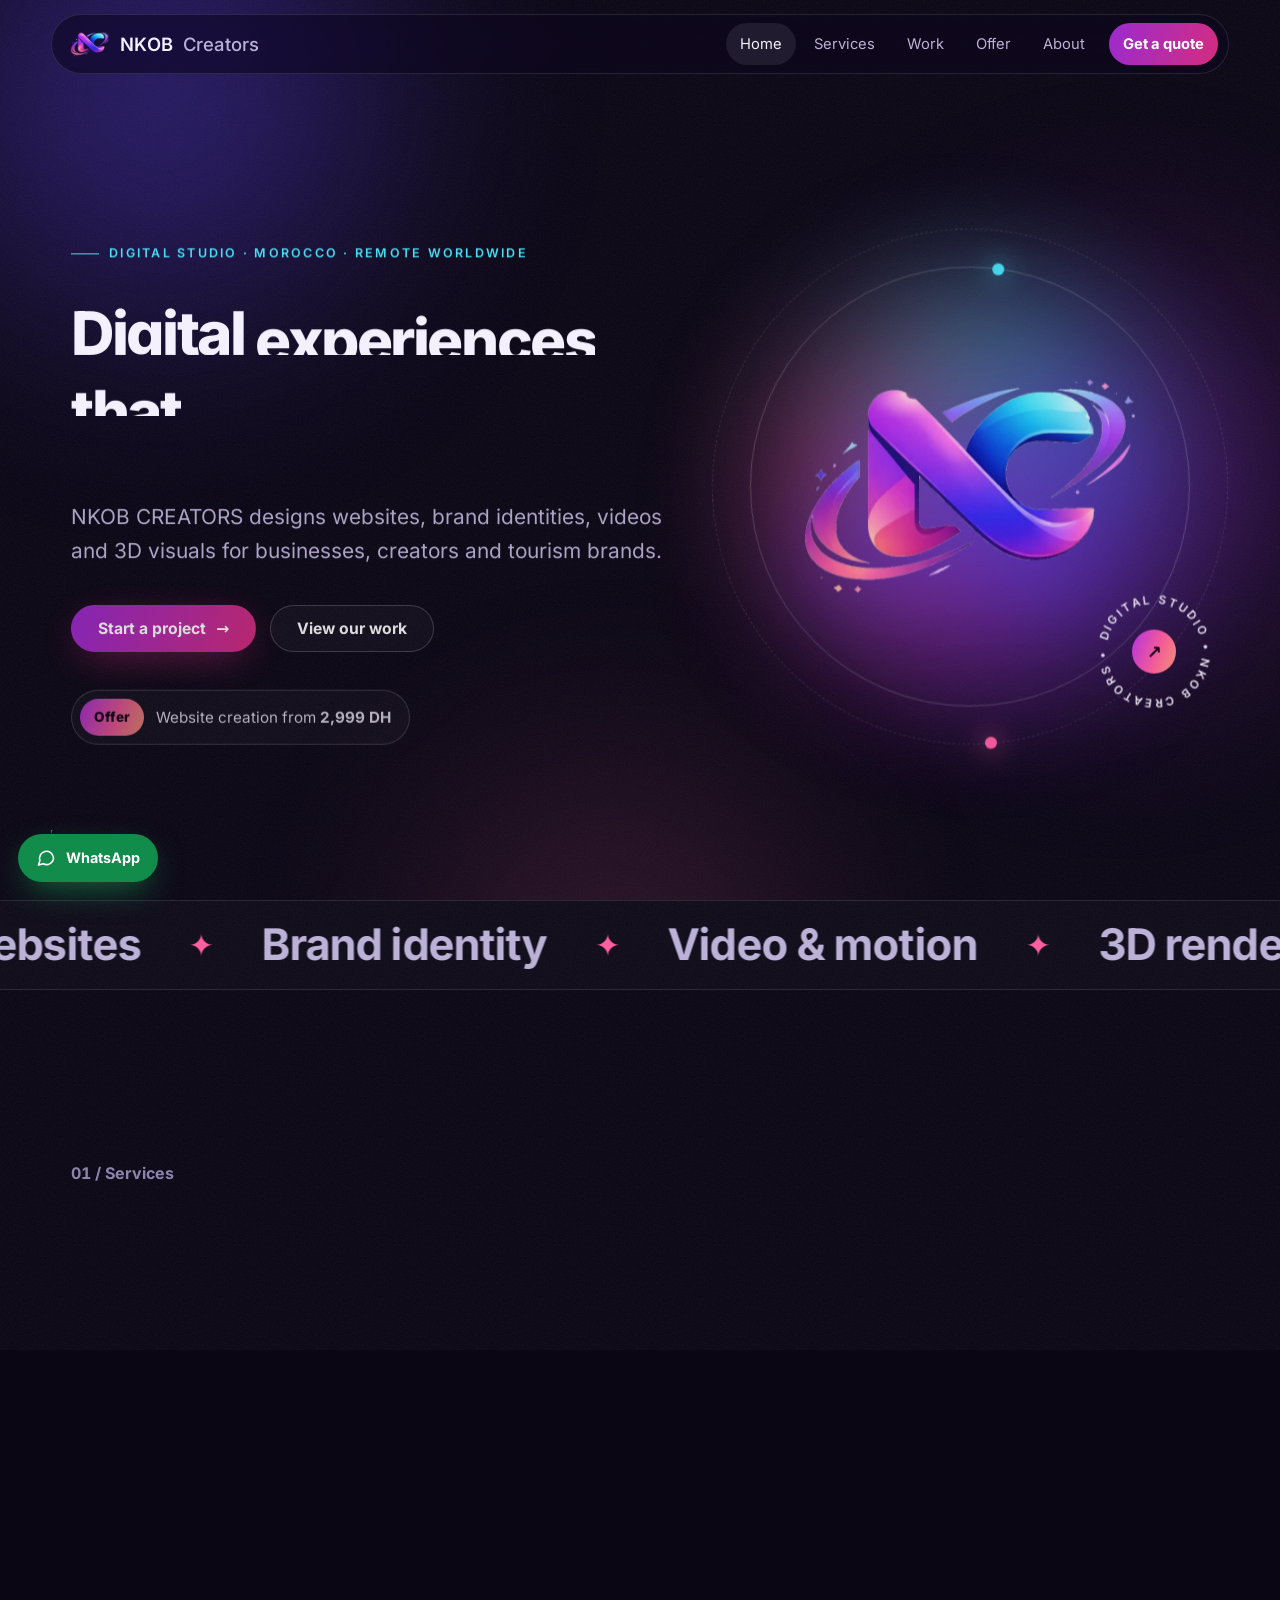
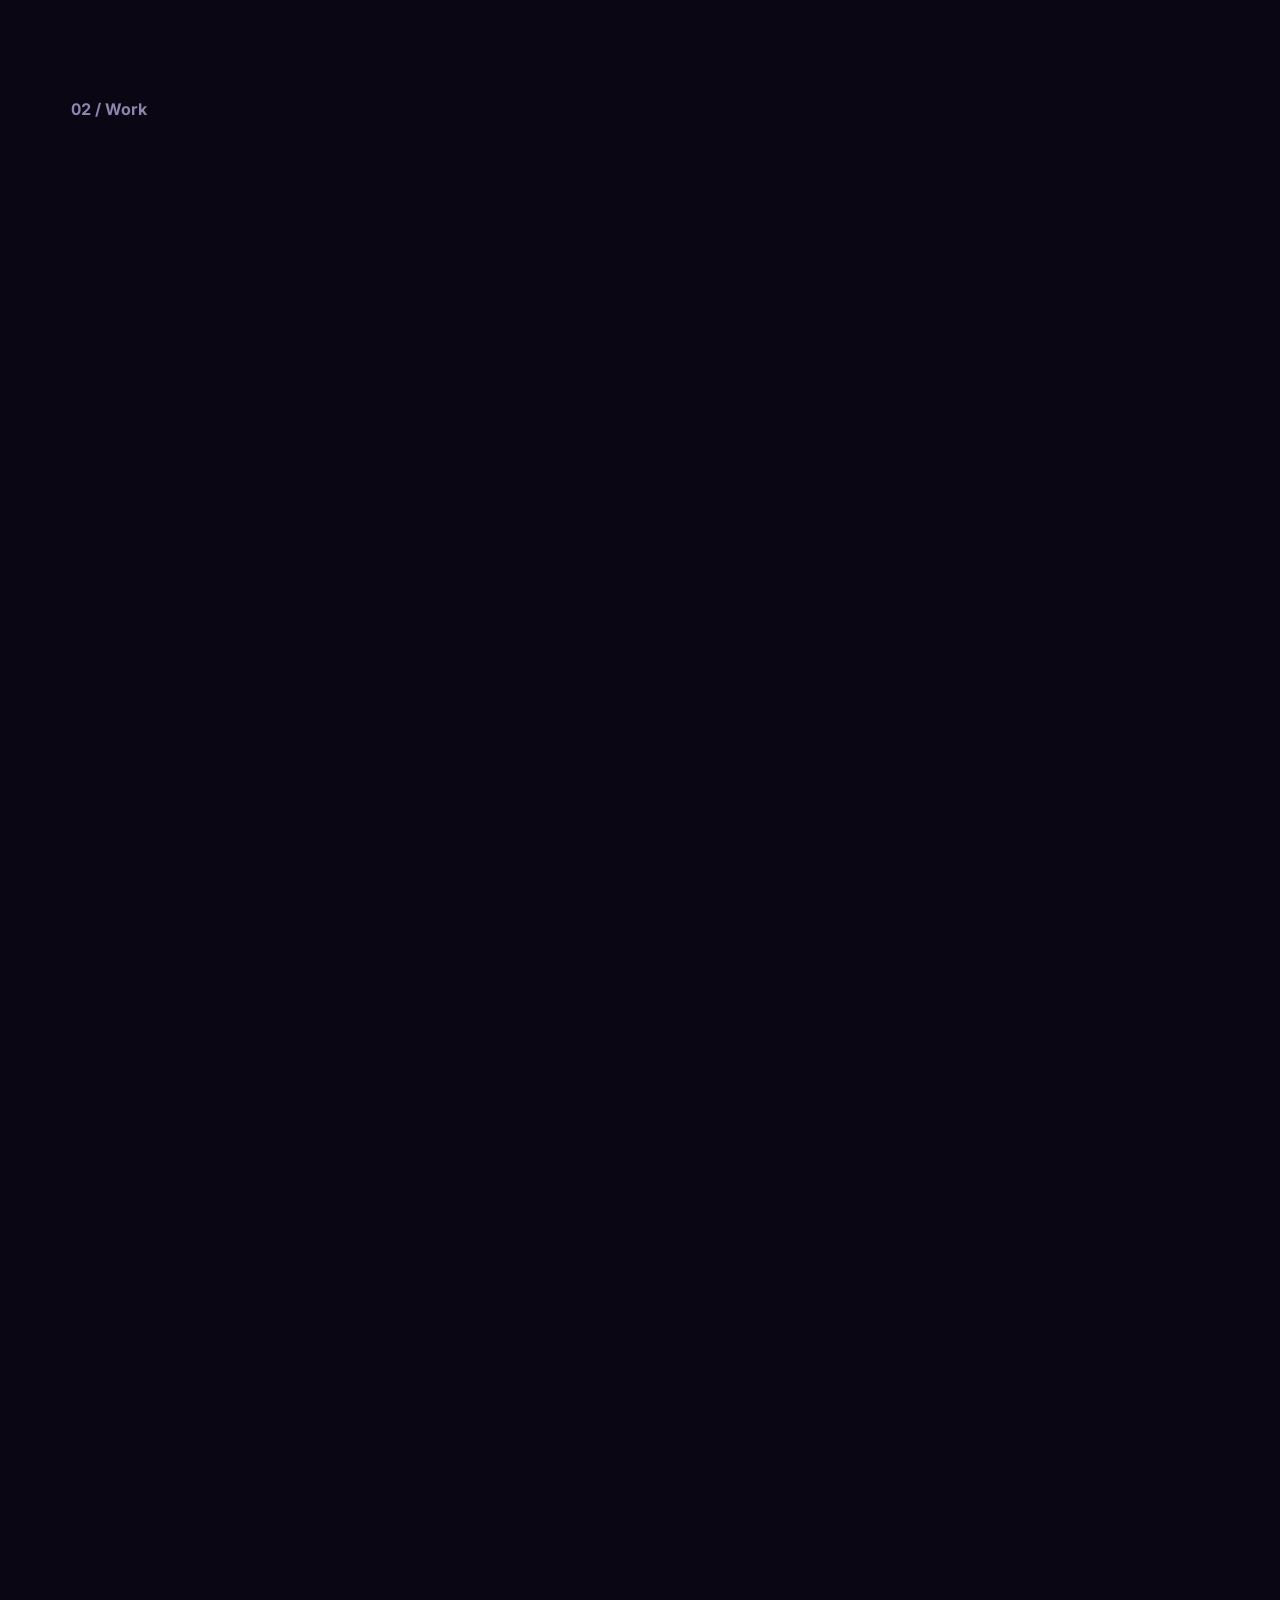
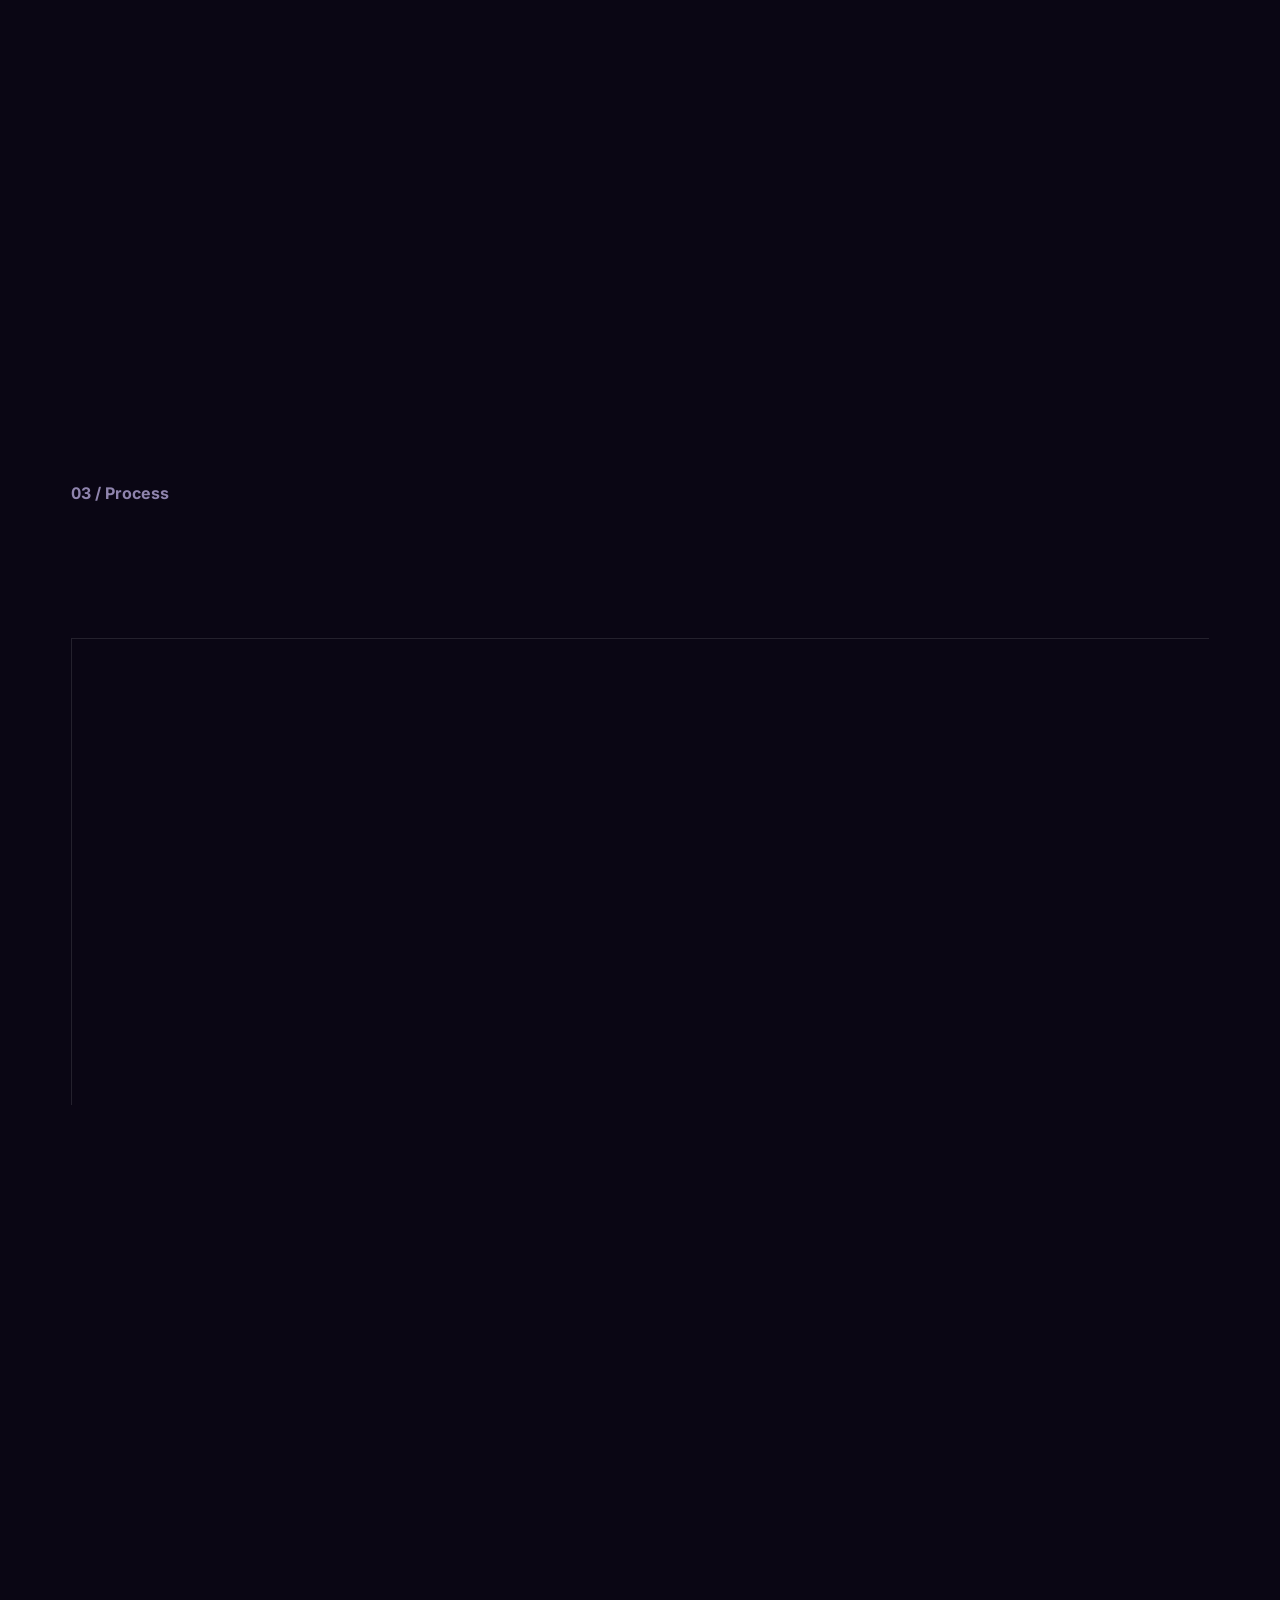
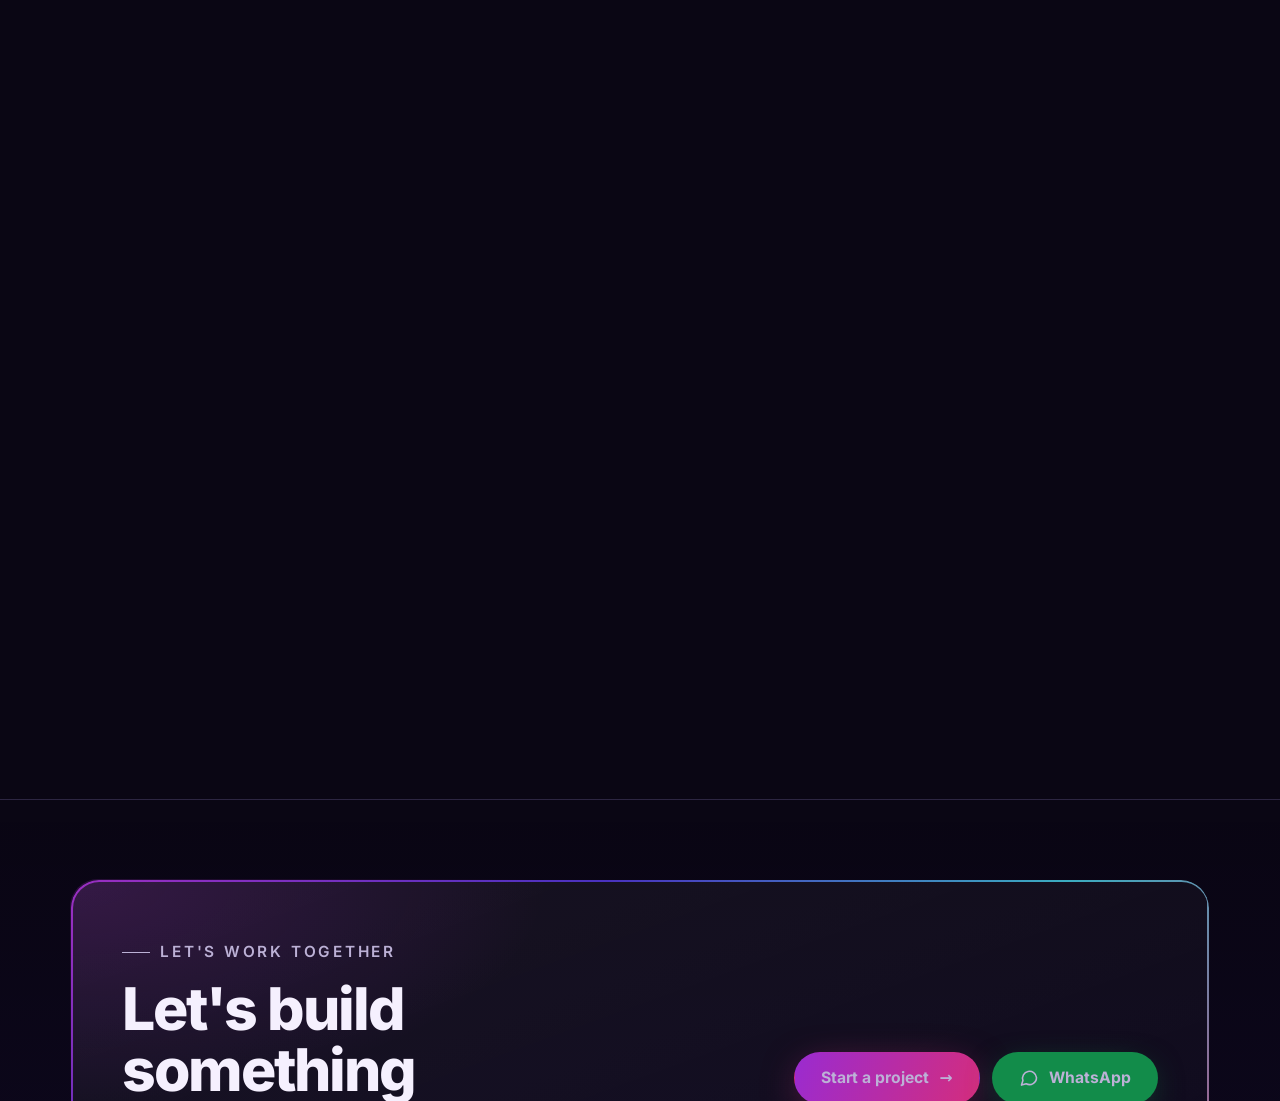
<file: blog.html>
<!doctype html><html lang="en"><head><meta charset="utf-8"><title>Redirecting — NKOB CREATORS</title><meta name="robots" content="noindex,follow"><link rel="canonical" href="https://nkob45.com/"><meta http-equiv="refresh" content="0;url=index.html"></head><body><p>This page has been removed. <a href="index.html">Back to home</a>.</p></body></html>
</file>
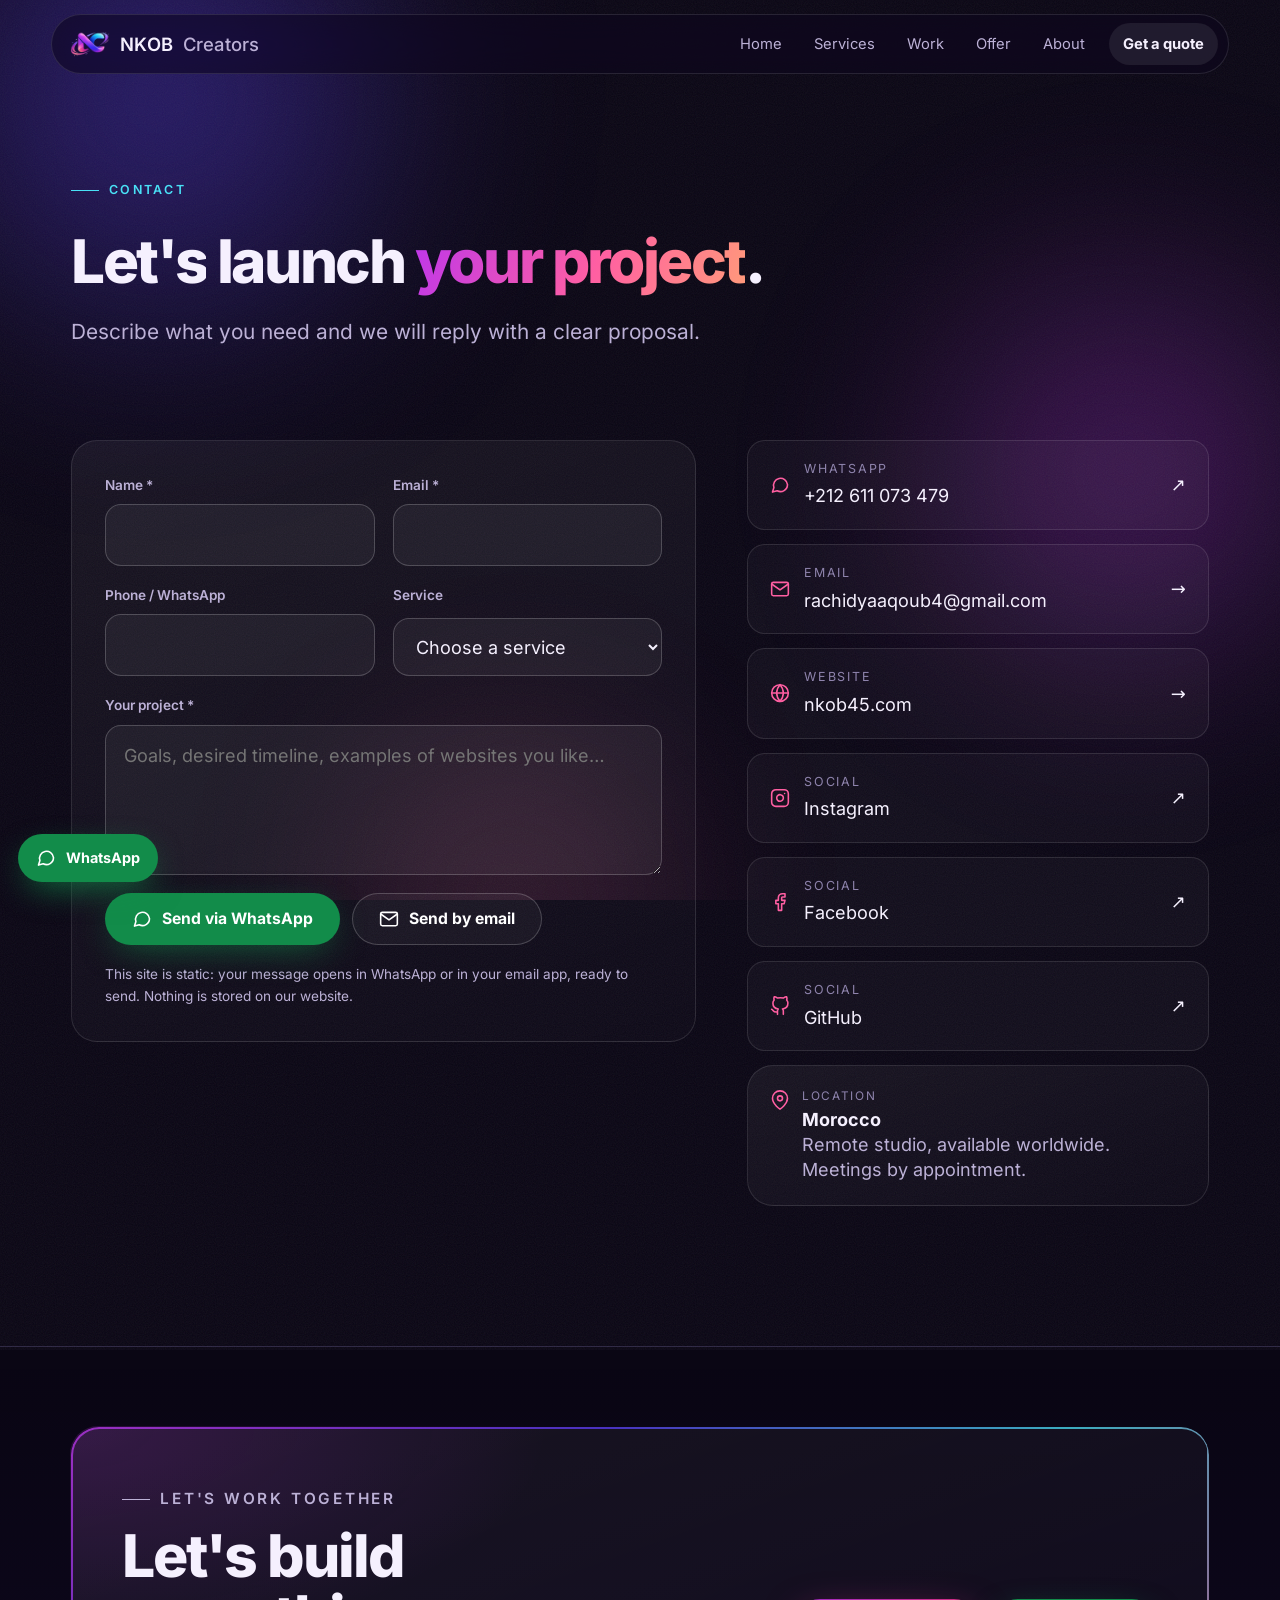
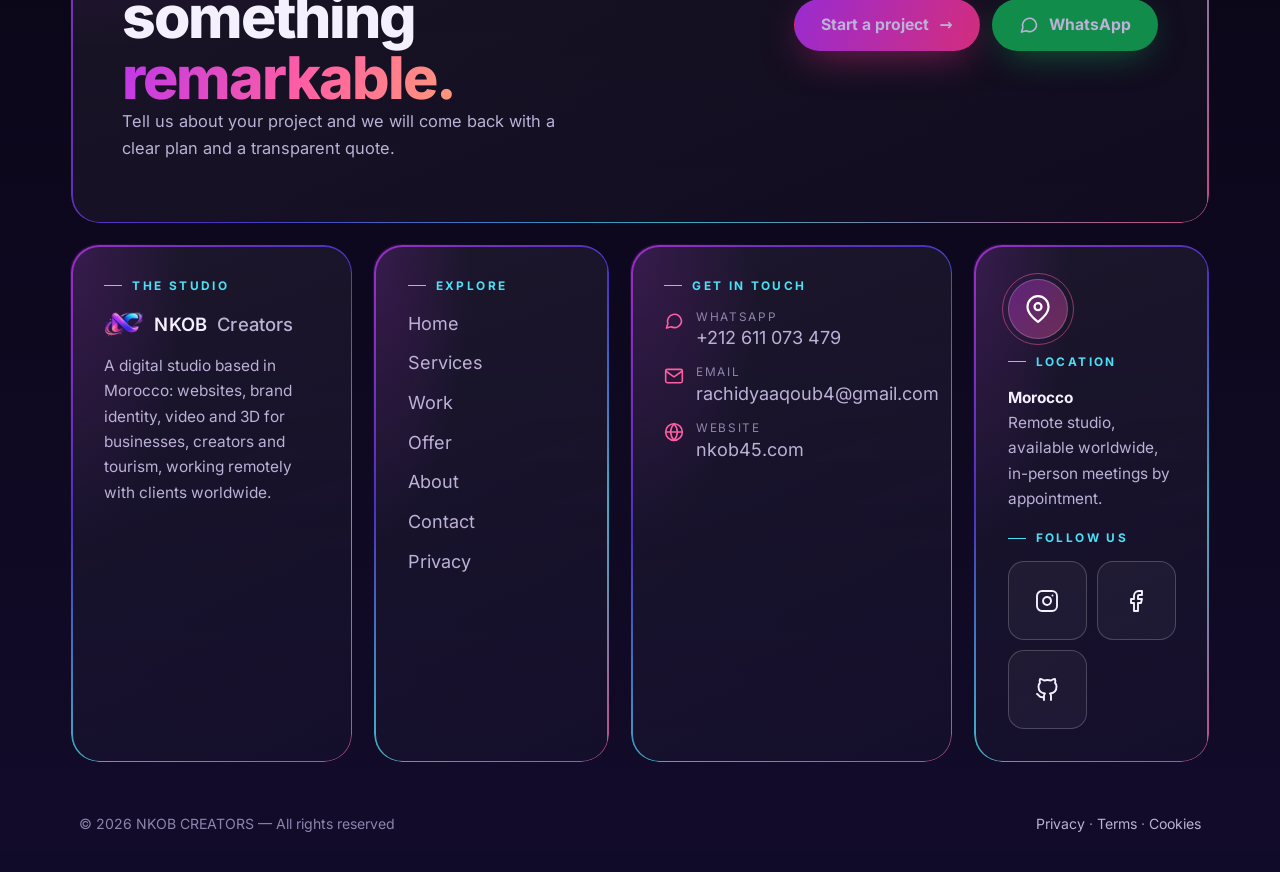
<file: contact.html>
<!doctype html>
<html lang="en">
<head>
<meta charset="utf-8">
<meta name="viewport" content="width=device-width,initial-scale=1,viewport-fit=cover">
<script>document.documentElement.className+=" js"</script>
<title>Contact &amp; quote — NKOB CREATORS</title>
<meta name="description" content="Contact NKOB CREATORS on WhatsApp (+212 611 073 479) or by email to request a quote: website, branding, video, 3D, SEO.">
<meta name="robots" content="index,follow,max-image-preview:large">
<meta name="theme-color" content="#0a0614">
<link rel="canonical" href="https://nkob45.com/contact.html">
<link rel="icon" href="favicon.ico" sizes="any"><link rel="icon" type="image/png" sizes="32x32" href="assets/img/favicon-32.png"><link rel="apple-touch-icon" href="assets/img/apple-touch-icon.png"><link rel="manifest" href="site.webmanifest">
<meta property="og:type" content="website"><meta property="og:locale" content="en_US"><meta property="og:site_name" content="NKOB CREATORS">
<meta property="og:title" content="Contact &amp; quote — NKOB CREATORS"><meta property="og:description" content="Contact NKOB CREATORS on WhatsApp (+212 611 073 479) or by email to request a quote: website, branding, video, 3D, SEO."><meta property="og:url" content="https://nkob45.com/contact.html">
<meta property="og:image" content="https://nkob45.com/assets/img/og-cover.jpg"><meta property="og:image:width" content="1200"><meta property="og:image:height" content="630"><meta property="og:image:alt" content="NKOB CREATORS logo">
<meta name="twitter:card" content="summary_large_image">
<link rel="preload" href="assets/fonts/inter-latin-wght-normal.woff2" as="font" type="font/woff2" crossorigin>
<link rel="stylesheet" href="assets/css/styles.css">
<script type="application/ld+json">{"@context": "https://schema.org", "@graph": [{"@type": "ProfessionalService", "@id": "https://nkob45.com/#organization", "name": "NKOB CREATORS", "url": "https://nkob45.com/", "logo": "https://nkob45.com/assets/img/icon-512.png", "image": "https://nkob45.com/assets/img/og-cover.jpg", "description": "Digital studio based in Morocco: website design and development, brand identity, video, 3D, local SEO and tourism solutions.", "telephone": "+212611073479", "email": "rachidyaaqoub4@gmail.com", "address": {"@type": "PostalAddress", "addressCountry": "MA"}, "areaServed": "Worldwide", "sameAs": ["https://www.instagram.com/rachid__yaaqoub", "https://www.facebook.com/share/1TvZvdenSx/", "https://github.com/ryaaqoub9111-cmyk"], "knowsLanguage": ["en", "fr"]}, {"@type": "WebSite", "@id": "https://nkob45.com/#website", "url": "https://nkob45.com/", "name": "NKOB CREATORS", "inLanguage": "en", "publisher": {"@id": "https://nkob45.com/#organization"}}]}</script>
</head>
<body>
<div class="bg-aurora" aria-hidden="true"><i></i><i></i><i></i></div><div class="grain" aria-hidden="true"></div><div class="progress" aria-hidden="true"></div>
<a class="skip" href="#main">Skip to content</a>
<header class="hdr"><div class="hdr-in">
<a class="brand" href="index.html" aria-label="NKOB CREATORS — home"><img src="assets/img/logo-nkob.webp" alt="" width="40" height="26"><b>NKOB</b><span>Creators</span></a>
<nav class="nav" id="nav" aria-label="Main navigation"><a href="index.html">Home</a><a href="services.html">Services</a><a href="portfolio.html">Work</a><a href="pricing.html">Offer</a><a href="about.html">About</a><a class="cta" href="contact.html" aria-current="page">Get a quote</a></nav>
<button class="burger" type="button" aria-expanded="false" aria-controls="nav" aria-label="Open menu"><span></span><span></span><span></span></button>
</div></header>
<main id="main"><section class="page-hero"><div class="wrap"><p class="eyebrow rv">Contact</p>
<h1 class="h-xl split">Let's launch <span class="grad">your project</span>.</h1>
<p class="lead rv" style="--d:.2s">Describe what you need and we will reply with a clear proposal.</p></div></section>
<section class="sec" style="padding-top:40px"><div class="wrap contact-grid">
<form class="form card rv" id="contact-form" data-wa="212611073479" data-mail="rachidyaaqoub4@gmail.com" aria-label="Quote request form">
<div class="row2"><div class="fld"><label for="f-name">Name *</label><input class="inp" id="f-name" name="name" autocomplete="name" required></div>
<div class="fld"><label for="f-email">Email *</label><input class="inp" id="f-email" type="email" name="email" autocomplete="email" required></div></div>
<div class="row2"><div class="fld"><label for="f-phone">Phone / WhatsApp</label><input class="inp" id="f-phone" type="tel" name="phone" autocomplete="tel"></div>
<div class="fld"><label for="f-service">Service</label><select id="f-service" name="service"><option value="">Choose a service</option><option value="Website">Website</option><option value="Landing page">Landing page</option><option value="WordPress">WordPress</option><option value="Tourism &amp; Booking">Tourism &amp; Booking</option><option value="SEO &amp; Google Business">SEO &amp; Google Business</option><option value="Social Media &amp; Marketing">Social Media &amp; Marketing</option><option value="Brand Identity">Brand Identity</option><option value="Video &amp; Photo">Video &amp; Photo</option><option value="3D &amp; Visualization">3D &amp; Visualization</option><option value="Maintenance &amp; Support">Maintenance &amp; Support</option><option value="Other / not sure">Other / not sure</option></select></div></div>
<div class="fld"><label for="f-msg">Your project *</label><textarea id="f-msg" name="message" required placeholder="Goals, desired timeline, examples of websites you like…"></textarea></div>
<div class="form-actions"><button class="btn btn-wa" type="submit"><svg class="ico" viewBox="0 0 24 24" aria-hidden="true" focusable="false"><path d="M21 11.5a8.4 8.4 0 0 1-12.4 7.4L3 20.5l1.7-5.4A8.4 8.4 0 1 1 21 11.5z"/></svg> Send via WhatsApp</button><button class="btn btn-ghost" type="button" id="send-mail"><svg class="ico" viewBox="0 0 24 24" aria-hidden="true" focusable="false"><path d="M4 4h16c1.1 0 2 .9 2 2v12c0 1.1-.9 2-2 2H4c-1.1 0-2-.9-2-2V6c0-1.1.9-2 2-2z"/><path d="M22 6l-10 7L2 6"/></svg> Send by email</button></div>
<p class="form-note" id="form-status" role="status" aria-live="polite">This site is static: your message opens in WhatsApp or in your email app, ready to send. Nothing is stored on our website.</p></form>
<aside class="clist rv" style="--d:.1s" aria-label="Contact details">
<a href="https://wa.me/212611073479" target="_blank" rel="noopener noreferrer"><span><svg class="ico" viewBox="0 0 24 24" aria-hidden="true" focusable="false"><path d="M21 11.5a8.4 8.4 0 0 1-12.4 7.4L3 20.5l1.7-5.4A8.4 8.4 0 1 1 21 11.5z"/></svg><span><small>WhatsApp</small>+212 611 073 479</span></span><span aria-hidden="true">↗</span></a>
<a href="mailto:rachidyaaqoub4@gmail.com"><span><svg class="ico" viewBox="0 0 24 24" aria-hidden="true" focusable="false"><path d="M4 4h16c1.1 0 2 .9 2 2v12c0 1.1-.9 2-2 2H4c-1.1 0-2-.9-2-2V6c0-1.1.9-2 2-2z"/><path d="M22 6l-10 7L2 6"/></svg><span><small>Email</small>rachidyaaqoub4@gmail.com</span></span><span aria-hidden="true">→</span></a>
<a href="https://nkob45.com/"><span><svg class="ico" viewBox="0 0 24 24" aria-hidden="true" focusable="false"><circle cx="12" cy="12" r="10"/><path d="M2 12h20"/><path d="M12 2a15.3 15.3 0 0 1 4 10 15.3 15.3 0 0 1-4 10 15.3 15.3 0 0 1-4-10 15.3 15.3 0 0 1 4-10z"/></svg><span><small>Website</small>nkob45.com</span></span><span aria-hidden="true">→</span></a>
<a href="https://www.instagram.com/rachid__yaaqoub" target="_blank" rel="noopener noreferrer"><span><svg class="ico" viewBox="0 0 24 24" aria-hidden="true" focusable="false"><rect x="2" y="2" width="20" height="20" rx="5"/><path d="M16 11.37A4 4 0 1 1 12.63 8 4 4 0 0 1 16 11.37z"/><path d="M17.5 6.5h.01"/></svg><span><small>Social</small>Instagram</span></span><span aria-hidden="true">↗</span></a><a href="https://www.facebook.com/share/1TvZvdenSx/" target="_blank" rel="noopener noreferrer"><span><svg class="ico" viewBox="0 0 24 24" aria-hidden="true" focusable="false"><path d="M18 2h-3a5 5 0 0 0-5 5v3H7v4h3v8h4v-8h3l1-4h-4V7a1 1 0 0 1 1-1h3z"/></svg><span><small>Social</small>Facebook</span></span><span aria-hidden="true">↗</span></a><a href="https://github.com/ryaaqoub9111-cmyk" target="_blank" rel="noopener noreferrer"><span><svg class="ico" viewBox="0 0 24 24" aria-hidden="true" focusable="false"><path d="M9 19c-5 1.5-5-2.5-7-3m14 6v-3.87a3.37 3.37 0 0 0-.94-2.61c3.14-.35 6.44-1.54 6.44-7A5.44 5.44 0 0 0 20 4.77 5.07 5.07 0 0 0 19.91 1S18.73.65 16 2.48a13.38 13.38 0 0 0-7 0C6.27.65 5.09 1 5.09 1A5.07 5.07 0 0 0 5 4.77a5.44 5.44 0 0 0-1.5 3.78c0 5.42 3.3 6.61 6.44 7A3.37 3.37 0 0 0 9 18.13V22"/></svg><span><small>Social</small>GitHub</span></span><span aria-hidden="true">↗</span></a>
<div class="card" style="padding:22px"><div class="crow" style="margin:0"><svg class="ico" viewBox="0 0 24 24" aria-hidden="true" focusable="false"><path d="M21 10c0 7-9 13-9 13s-9-6-9-13a9 9 0 0 1 18 0z"/><circle cx="12" cy="10" r="3"/></svg><div><small>Location</small><strong>Morocco</strong><br><span style="color:var(--mut)">Remote studio, available worldwide. Meetings by appointment.</span></div></div></div></aside>
</div></section></main>
<footer class="ftr"><div class="wrap">
<div class="frame ftr-cta"><div><p class="eyebrow" style="margin:0 0 18px">Let's work together</p><p class="ftr-big">Let's build something <span class="grad">remarkable.</span></p><p>Tell us about your project and we will come back with a clear plan and a transparent quote.</p></div>
<div class="acts"><a class="btn btn-primary" href="contact.html">Start a project <span class="arr" aria-hidden="true">→</span></a><a class="btn btn-wa" href="https://wa.me/212611073479?text=Hello%20NKOB%20CREATORS%2C%20I%27d%20like%20to%20discuss%20a%20project." target="_blank" rel="noopener noreferrer"><svg class="ico" viewBox="0 0 24 24" aria-hidden="true" focusable="false"><path d="M21 11.5a8.4 8.4 0 0 1-12.4 7.4L3 20.5l1.7-5.4A8.4 8.4 0 1 1 21 11.5z"/></svg> WhatsApp</a></div></div>
<div class="ftr-grid">
<div class="frame"><h4>The studio</h4><a class="brand" href="index.html" style="margin-bottom:14px"><img src="assets/img/logo-nkob.webp" alt="" width="40" height="26"><b>NKOB</b><span>Creators</span></a>
<p>A digital studio based in Morocco: websites, brand identity, video and 3D for businesses, creators and tourism, working remotely with clients worldwide.</p></div>
<div class="frame"><h4>Explore</h4><ul><li><a href="index.html">Home</a></li><li><a href="services.html">Services</a></li><li><a href="portfolio.html">Work</a></li><li><a href="pricing.html">Offer</a></li><li><a href="about.html">About</a></li><li><a href="contact.html">Contact</a></li><li><a href="privacy.html">Privacy</a></li></ul></div>
<div class="frame"><h4>Get in touch</h4>
<div class="crow"><svg class="ico" viewBox="0 0 24 24" aria-hidden="true" focusable="false"><path d="M21 11.5a8.4 8.4 0 0 1-12.4 7.4L3 20.5l1.7-5.4A8.4 8.4 0 1 1 21 11.5z"/></svg><div><small>WhatsApp</small><a href="https://wa.me/212611073479" target="_blank" rel="noopener noreferrer">+212 611 073 479</a></div></div>
<div class="crow"><svg class="ico" viewBox="0 0 24 24" aria-hidden="true" focusable="false"><path d="M4 4h16c1.1 0 2 .9 2 2v12c0 1.1-.9 2-2 2H4c-1.1 0-2-.9-2-2V6c0-1.1.9-2 2-2z"/><path d="M22 6l-10 7L2 6"/></svg><div><small>Email</small><a href="mailto:rachidyaaqoub4@gmail.com">rachidyaaqoub4@gmail.com</a></div></div>
<div class="crow"><svg class="ico" viewBox="0 0 24 24" aria-hidden="true" focusable="false"><circle cx="12" cy="12" r="10"/><path d="M2 12h20"/><path d="M12 2a15.3 15.3 0 0 1 4 10 15.3 15.3 0 0 1-4 10 15.3 15.3 0 0 1-4-10 15.3 15.3 0 0 1 4-10z"/></svg><div><small>Website</small><a href="https://nkob45.com/">nkob45.com</a></div></div></div>
<div class="frame"><div class="pin"><svg class="ico" viewBox="0 0 24 24" aria-hidden="true" focusable="false"><path d="M21 10c0 7-9 13-9 13s-9-6-9-13a9 9 0 0 1 18 0z"/><circle cx="12" cy="10" r="3"/></svg></div><h4>Location</h4><p><strong style="color:var(--tx)">Morocco</strong><br>Remote studio, available worldwide, in-person meetings by appointment.</p>
<h4 style="margin-top:20px">Follow us</h4><div class="soc"><a href="https://www.instagram.com/rachid__yaaqoub" target="_blank" rel="noopener noreferrer" aria-label="Instagram" title="Instagram"><svg class="ico" viewBox="0 0 24 24" aria-hidden="true" focusable="false"><rect x="2" y="2" width="20" height="20" rx="5"/><path d="M16 11.37A4 4 0 1 1 12.63 8 4 4 0 0 1 16 11.37z"/><path d="M17.5 6.5h.01"/></svg></a><a href="https://www.facebook.com/share/1TvZvdenSx/" target="_blank" rel="noopener noreferrer" aria-label="Facebook" title="Facebook"><svg class="ico" viewBox="0 0 24 24" aria-hidden="true" focusable="false"><path d="M18 2h-3a5 5 0 0 0-5 5v3H7v4h3v8h4v-8h3l1-4h-4V7a1 1 0 0 1 1-1h3z"/></svg></a><a href="https://github.com/ryaaqoub9111-cmyk" target="_blank" rel="noopener noreferrer" aria-label="GitHub" title="GitHub"><svg class="ico" viewBox="0 0 24 24" aria-hidden="true" focusable="false"><path d="M9 19c-5 1.5-5-2.5-7-3m14 6v-3.87a3.37 3.37 0 0 0-.94-2.61c3.14-.35 6.44-1.54 6.44-7A5.44 5.44 0 0 0 20 4.77 5.07 5.07 0 0 0 19.91 1S18.73.65 16 2.48a13.38 13.38 0 0 0-7 0C6.27.65 5.09 1 5.09 1A5.07 5.07 0 0 0 5 4.77a5.44 5.44 0 0 0-1.5 3.78c0 5.42 3.3 6.61 6.44 7A3.37 3.37 0 0 0 9 18.13V22"/></svg></a></div></div>
</div>
<div class="ftr-bot"><span>© <span id="year">2026</span> NKOB CREATORS — All rights reserved</span><span><a href="privacy.html">Privacy</a> · <a href="terms.html">Terms</a> · <a href="cookies.html">Cookies</a></span></div>
</div></footer>
<a class="wa-float" href="https://wa.me/212611073479?text=Hello%20NKOB%20CREATORS%2C%20I%27d%20like%20to%20discuss%20a%20project." target="_blank" rel="noopener noreferrer" aria-label="Chat on WhatsApp"><svg class="ico" viewBox="0 0 24 24" aria-hidden="true" focusable="false"><path d="M21 11.5a8.4 8.4 0 0 1-12.4 7.4L3 20.5l1.7-5.4A8.4 8.4 0 1 1 21 11.5z"/></svg><span>WhatsApp</span></a>
<button class="totop" type="button" aria-label="Back to top">↑</button>
<script src="assets/js/main.js" defer></script>
</body>
</html>
</file>
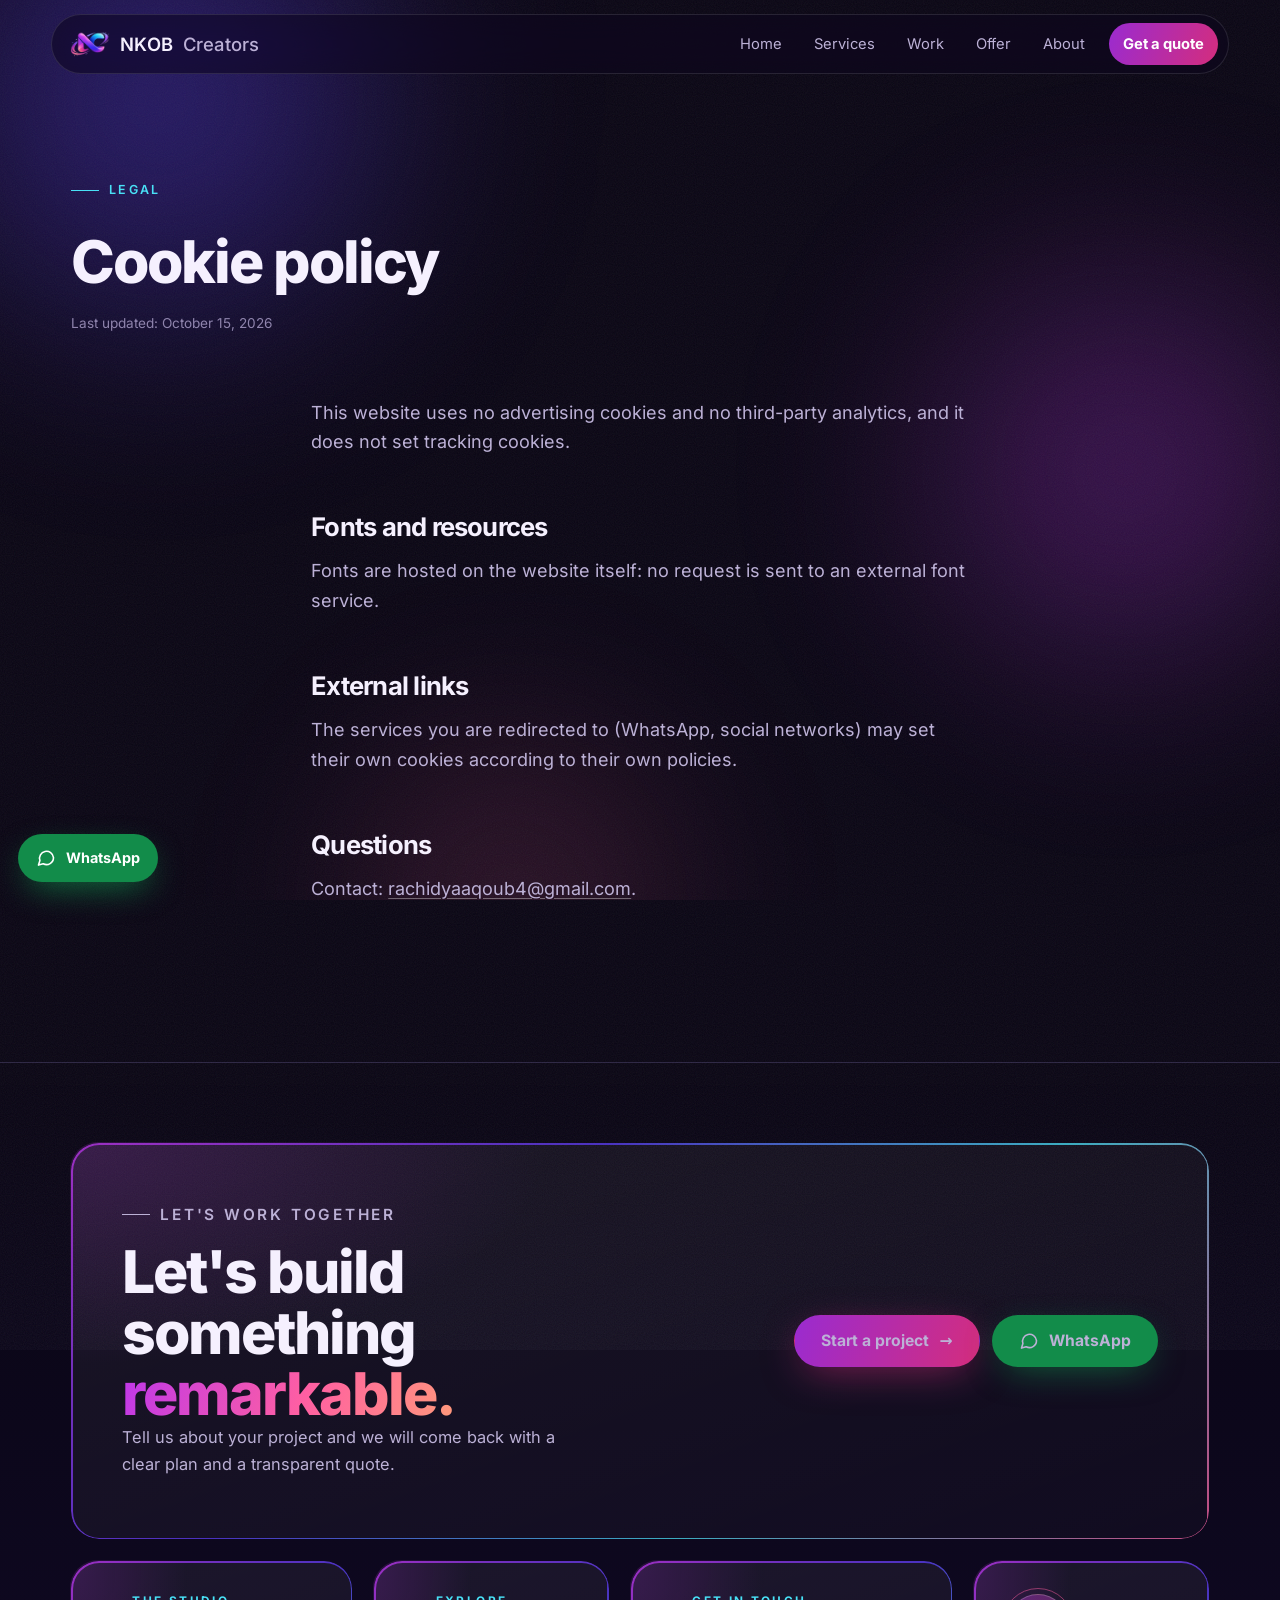
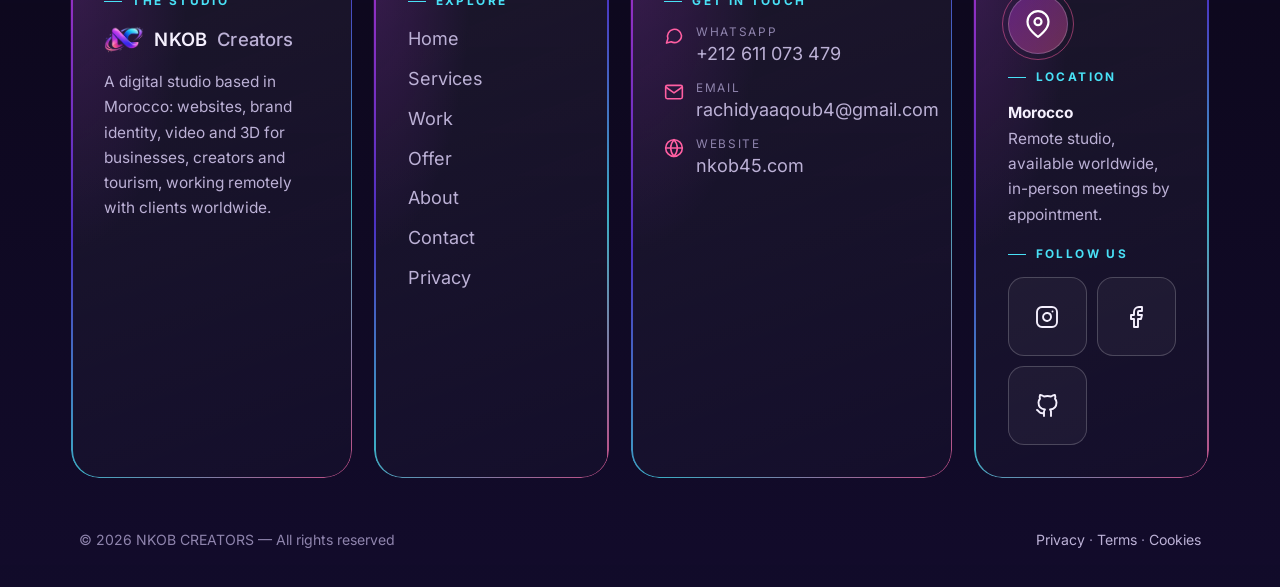
<file: cookies.html>
<!doctype html>
<html lang="en">
<head>
<meta charset="utf-8">
<meta name="viewport" content="width=device-width,initial-scale=1,viewport-fit=cover">
<script>document.documentElement.className+=" js"</script>
<title>Cookie policy — NKOB CREATORS</title>
<meta name="description" content="NKOB CREATORS uses no tracking cookies: information about cookies and storage on this site.">
<meta name="robots" content="index,follow,max-image-preview:large">
<meta name="theme-color" content="#0a0614">
<link rel="canonical" href="https://nkob45.com/cookies.html">
<link rel="icon" href="favicon.ico" sizes="any"><link rel="icon" type="image/png" sizes="32x32" href="assets/img/favicon-32.png"><link rel="apple-touch-icon" href="assets/img/apple-touch-icon.png"><link rel="manifest" href="site.webmanifest">
<meta property="og:type" content="website"><meta property="og:locale" content="en_US"><meta property="og:site_name" content="NKOB CREATORS">
<meta property="og:title" content="Cookie policy — NKOB CREATORS"><meta property="og:description" content="NKOB CREATORS uses no tracking cookies: information about cookies and storage on this site."><meta property="og:url" content="https://nkob45.com/cookies.html">
<meta property="og:image" content="https://nkob45.com/assets/img/og-cover.jpg"><meta property="og:image:width" content="1200"><meta property="og:image:height" content="630"><meta property="og:image:alt" content="NKOB CREATORS logo">
<meta name="twitter:card" content="summary_large_image">
<link rel="preload" href="assets/fonts/inter-latin-wght-normal.woff2" as="font" type="font/woff2" crossorigin>
<link rel="stylesheet" href="assets/css/styles.css">
<script type="application/ld+json">{"@context": "https://schema.org", "@graph": [{"@type": "ProfessionalService", "@id": "https://nkob45.com/#organization", "name": "NKOB CREATORS", "url": "https://nkob45.com/", "logo": "https://nkob45.com/assets/img/icon-512.png", "image": "https://nkob45.com/assets/img/og-cover.jpg", "description": "Digital studio based in Morocco: website design and development, brand identity, video, 3D, local SEO and tourism solutions.", "telephone": "+212611073479", "email": "rachidyaaqoub4@gmail.com", "address": {"@type": "PostalAddress", "addressCountry": "MA"}, "areaServed": "Worldwide", "sameAs": ["https://www.instagram.com/rachid__yaaqoub", "https://www.facebook.com/share/1TvZvdenSx/", "https://github.com/ryaaqoub9111-cmyk"], "knowsLanguage": ["en", "fr"]}, {"@type": "WebSite", "@id": "https://nkob45.com/#website", "url": "https://nkob45.com/", "name": "NKOB CREATORS", "inLanguage": "en", "publisher": {"@id": "https://nkob45.com/#organization"}}]}</script>
</head>
<body>
<div class="bg-aurora" aria-hidden="true"><i></i><i></i><i></i></div><div class="grain" aria-hidden="true"></div><div class="progress" aria-hidden="true"></div>
<a class="skip" href="#main">Skip to content</a>
<header class="hdr"><div class="hdr-in">
<a class="brand" href="index.html" aria-label="NKOB CREATORS — home"><img src="assets/img/logo-nkob.webp" alt="" width="40" height="26"><b>NKOB</b><span>Creators</span></a>
<nav class="nav" id="nav" aria-label="Main navigation"><a href="index.html">Home</a><a href="services.html">Services</a><a href="portfolio.html">Work</a><a href="pricing.html">Offer</a><a href="about.html">About</a><a class="cta" href="contact.html">Get a quote</a></nav>
<button class="burger" type="button" aria-expanded="false" aria-controls="nav" aria-label="Open menu"><span></span><span></span><span></span></button>
</div></header>
<main id="main"><section class="page-hero"><div class="wrap"><p class="eyebrow">Legal</p><h1 class="h-lg" style="margin:22px 0 10px;max-width:none">Cookie policy</h1><p class="fine">Last updated: October 15, 2026</p></div></section><section class="sec" style="padding-top:20px"><div class="wrap prose">
<p>This website uses no advertising cookies and no third-party analytics, and it does not set tracking cookies.</p>
<h2>Fonts and resources</h2><p>Fonts are hosted on the website itself: no request is sent to an external font service.</p>
<h2>External links</h2><p>The services you are redirected to (WhatsApp, social networks) may set their own cookies according to their own policies.</p>
<h2>Questions</h2><p>Contact: <a href="mailto:rachidyaaqoub4@gmail.com">rachidyaaqoub4@gmail.com</a>.</p></div></section></main>
<footer class="ftr"><div class="wrap">
<div class="frame ftr-cta"><div><p class="eyebrow" style="margin:0 0 18px">Let's work together</p><p class="ftr-big">Let's build something <span class="grad">remarkable.</span></p><p>Tell us about your project and we will come back with a clear plan and a transparent quote.</p></div>
<div class="acts"><a class="btn btn-primary" href="contact.html">Start a project <span class="arr" aria-hidden="true">→</span></a><a class="btn btn-wa" href="https://wa.me/212611073479?text=Hello%20NKOB%20CREATORS%2C%20I%27d%20like%20to%20discuss%20a%20project." target="_blank" rel="noopener noreferrer"><svg class="ico" viewBox="0 0 24 24" aria-hidden="true" focusable="false"><path d="M21 11.5a8.4 8.4 0 0 1-12.4 7.4L3 20.5l1.7-5.4A8.4 8.4 0 1 1 21 11.5z"/></svg> WhatsApp</a></div></div>
<div class="ftr-grid">
<div class="frame"><h4>The studio</h4><a class="brand" href="index.html" style="margin-bottom:14px"><img src="assets/img/logo-nkob.webp" alt="" width="40" height="26"><b>NKOB</b><span>Creators</span></a>
<p>A digital studio based in Morocco: websites, brand identity, video and 3D for businesses, creators and tourism, working remotely with clients worldwide.</p></div>
<div class="frame"><h4>Explore</h4><ul><li><a href="index.html">Home</a></li><li><a href="services.html">Services</a></li><li><a href="portfolio.html">Work</a></li><li><a href="pricing.html">Offer</a></li><li><a href="about.html">About</a></li><li><a href="contact.html">Contact</a></li><li><a href="privacy.html">Privacy</a></li></ul></div>
<div class="frame"><h4>Get in touch</h4>
<div class="crow"><svg class="ico" viewBox="0 0 24 24" aria-hidden="true" focusable="false"><path d="M21 11.5a8.4 8.4 0 0 1-12.4 7.4L3 20.5l1.7-5.4A8.4 8.4 0 1 1 21 11.5z"/></svg><div><small>WhatsApp</small><a href="https://wa.me/212611073479" target="_blank" rel="noopener noreferrer">+212 611 073 479</a></div></div>
<div class="crow"><svg class="ico" viewBox="0 0 24 24" aria-hidden="true" focusable="false"><path d="M4 4h16c1.1 0 2 .9 2 2v12c0 1.1-.9 2-2 2H4c-1.1 0-2-.9-2-2V6c0-1.1.9-2 2-2z"/><path d="M22 6l-10 7L2 6"/></svg><div><small>Email</small><a href="mailto:rachidyaaqoub4@gmail.com">rachidyaaqoub4@gmail.com</a></div></div>
<div class="crow"><svg class="ico" viewBox="0 0 24 24" aria-hidden="true" focusable="false"><circle cx="12" cy="12" r="10"/><path d="M2 12h20"/><path d="M12 2a15.3 15.3 0 0 1 4 10 15.3 15.3 0 0 1-4 10 15.3 15.3 0 0 1-4-10 15.3 15.3 0 0 1 4-10z"/></svg><div><small>Website</small><a href="https://nkob45.com/">nkob45.com</a></div></div></div>
<div class="frame"><div class="pin"><svg class="ico" viewBox="0 0 24 24" aria-hidden="true" focusable="false"><path d="M21 10c0 7-9 13-9 13s-9-6-9-13a9 9 0 0 1 18 0z"/><circle cx="12" cy="10" r="3"/></svg></div><h4>Location</h4><p><strong style="color:var(--tx)">Morocco</strong><br>Remote studio, available worldwide, in-person meetings by appointment.</p>
<h4 style="margin-top:20px">Follow us</h4><div class="soc"><a href="https://www.instagram.com/rachid__yaaqoub" target="_blank" rel="noopener noreferrer" aria-label="Instagram" title="Instagram"><svg class="ico" viewBox="0 0 24 24" aria-hidden="true" focusable="false"><rect x="2" y="2" width="20" height="20" rx="5"/><path d="M16 11.37A4 4 0 1 1 12.63 8 4 4 0 0 1 16 11.37z"/><path d="M17.5 6.5h.01"/></svg></a><a href="https://www.facebook.com/share/1TvZvdenSx/" target="_blank" rel="noopener noreferrer" aria-label="Facebook" title="Facebook"><svg class="ico" viewBox="0 0 24 24" aria-hidden="true" focusable="false"><path d="M18 2h-3a5 5 0 0 0-5 5v3H7v4h3v8h4v-8h3l1-4h-4V7a1 1 0 0 1 1-1h3z"/></svg></a><a href="https://github.com/ryaaqoub9111-cmyk" target="_blank" rel="noopener noreferrer" aria-label="GitHub" title="GitHub"><svg class="ico" viewBox="0 0 24 24" aria-hidden="true" focusable="false"><path d="M9 19c-5 1.5-5-2.5-7-3m14 6v-3.87a3.37 3.37 0 0 0-.94-2.61c3.14-.35 6.44-1.54 6.44-7A5.44 5.44 0 0 0 20 4.77 5.07 5.07 0 0 0 19.91 1S18.73.65 16 2.48a13.38 13.38 0 0 0-7 0C6.27.65 5.09 1 5.09 1A5.07 5.07 0 0 0 5 4.77a5.44 5.44 0 0 0-1.5 3.78c0 5.42 3.3 6.61 6.44 7A3.37 3.37 0 0 0 9 18.13V22"/></svg></a></div></div>
</div>
<div class="ftr-bot"><span>© <span id="year">2026</span> NKOB CREATORS — All rights reserved</span><span><a href="privacy.html">Privacy</a> · <a href="terms.html">Terms</a> · <a href="cookies.html">Cookies</a></span></div>
</div></footer>
<a class="wa-float" href="https://wa.me/212611073479?text=Hello%20NKOB%20CREATORS%2C%20I%27d%20like%20to%20discuss%20a%20project." target="_blank" rel="noopener noreferrer" aria-label="Chat on WhatsApp"><svg class="ico" viewBox="0 0 24 24" aria-hidden="true" focusable="false"><path d="M21 11.5a8.4 8.4 0 0 1-12.4 7.4L3 20.5l1.7-5.4A8.4 8.4 0 1 1 21 11.5z"/></svg><span>WhatsApp</span></a>
<button class="totop" type="button" aria-label="Back to top">↑</button>
<script src="assets/js/main.js" defer></script>
</body>
</html>
</file>
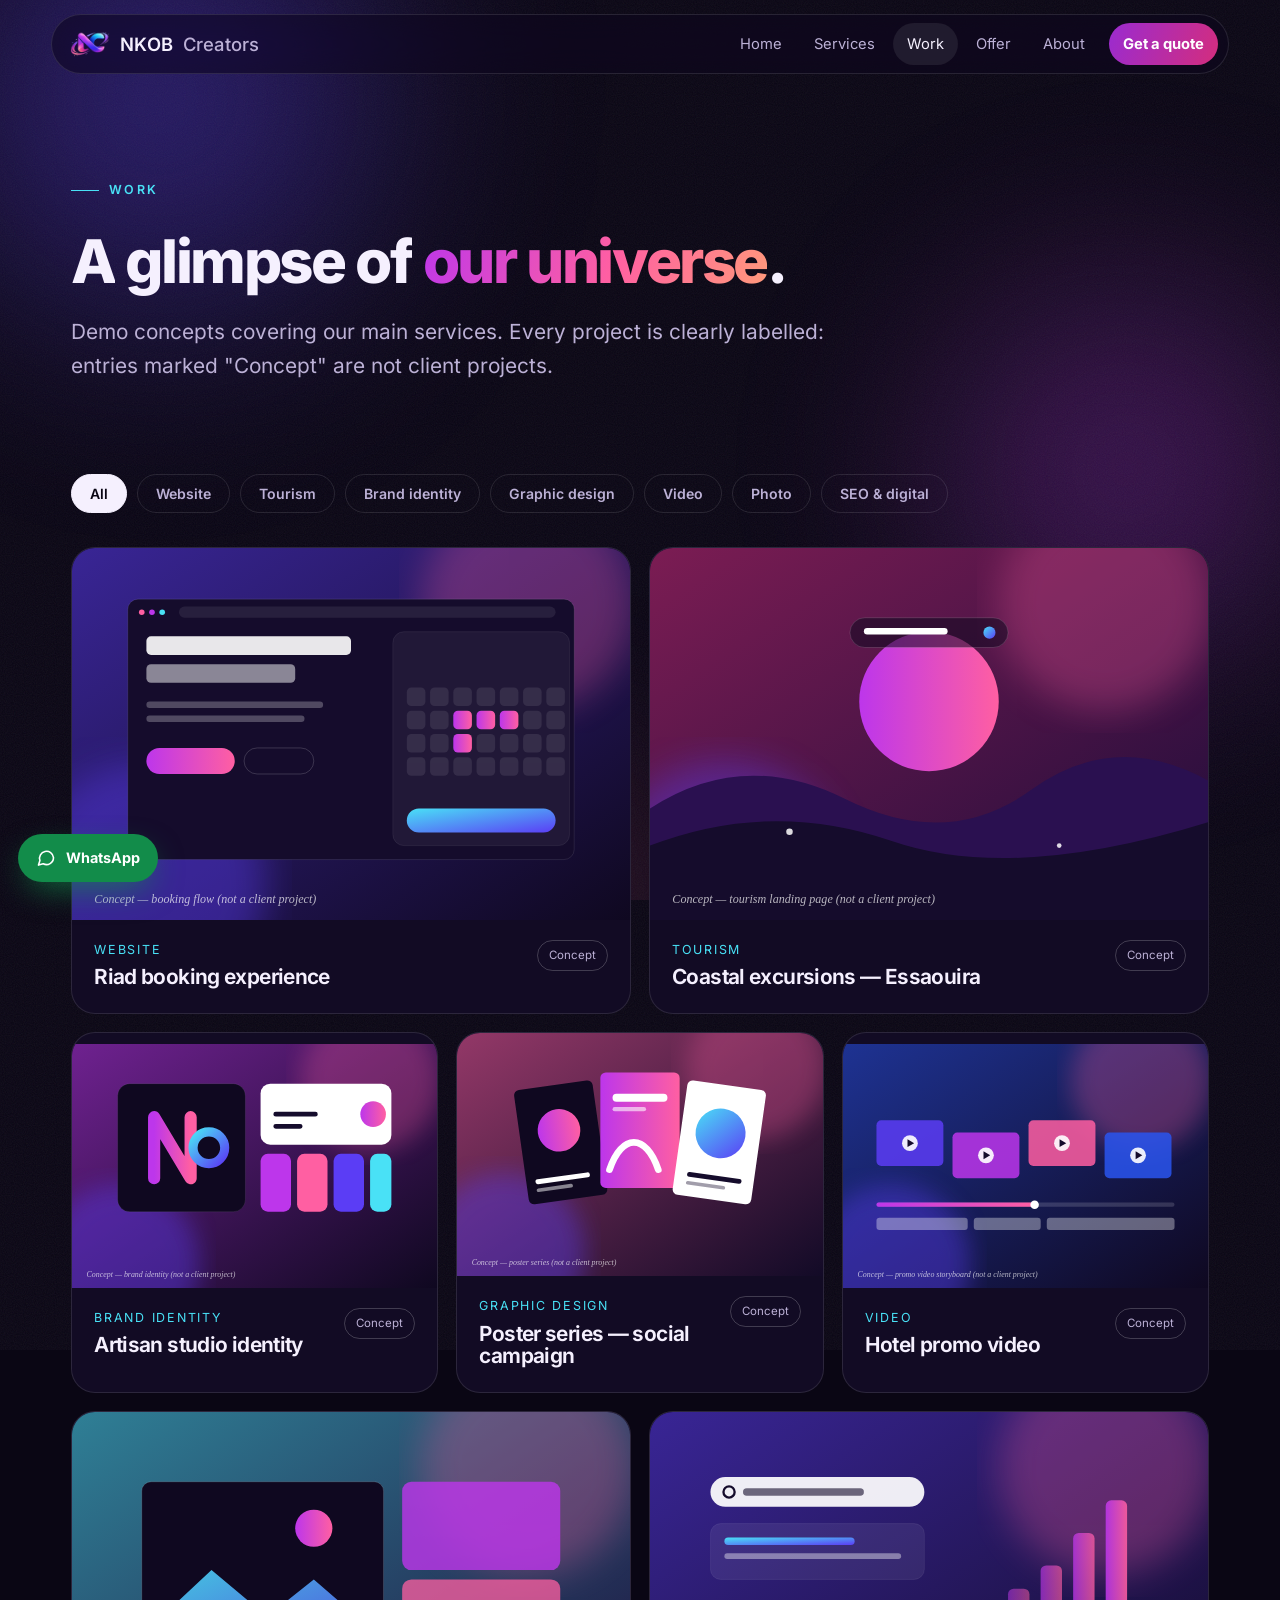
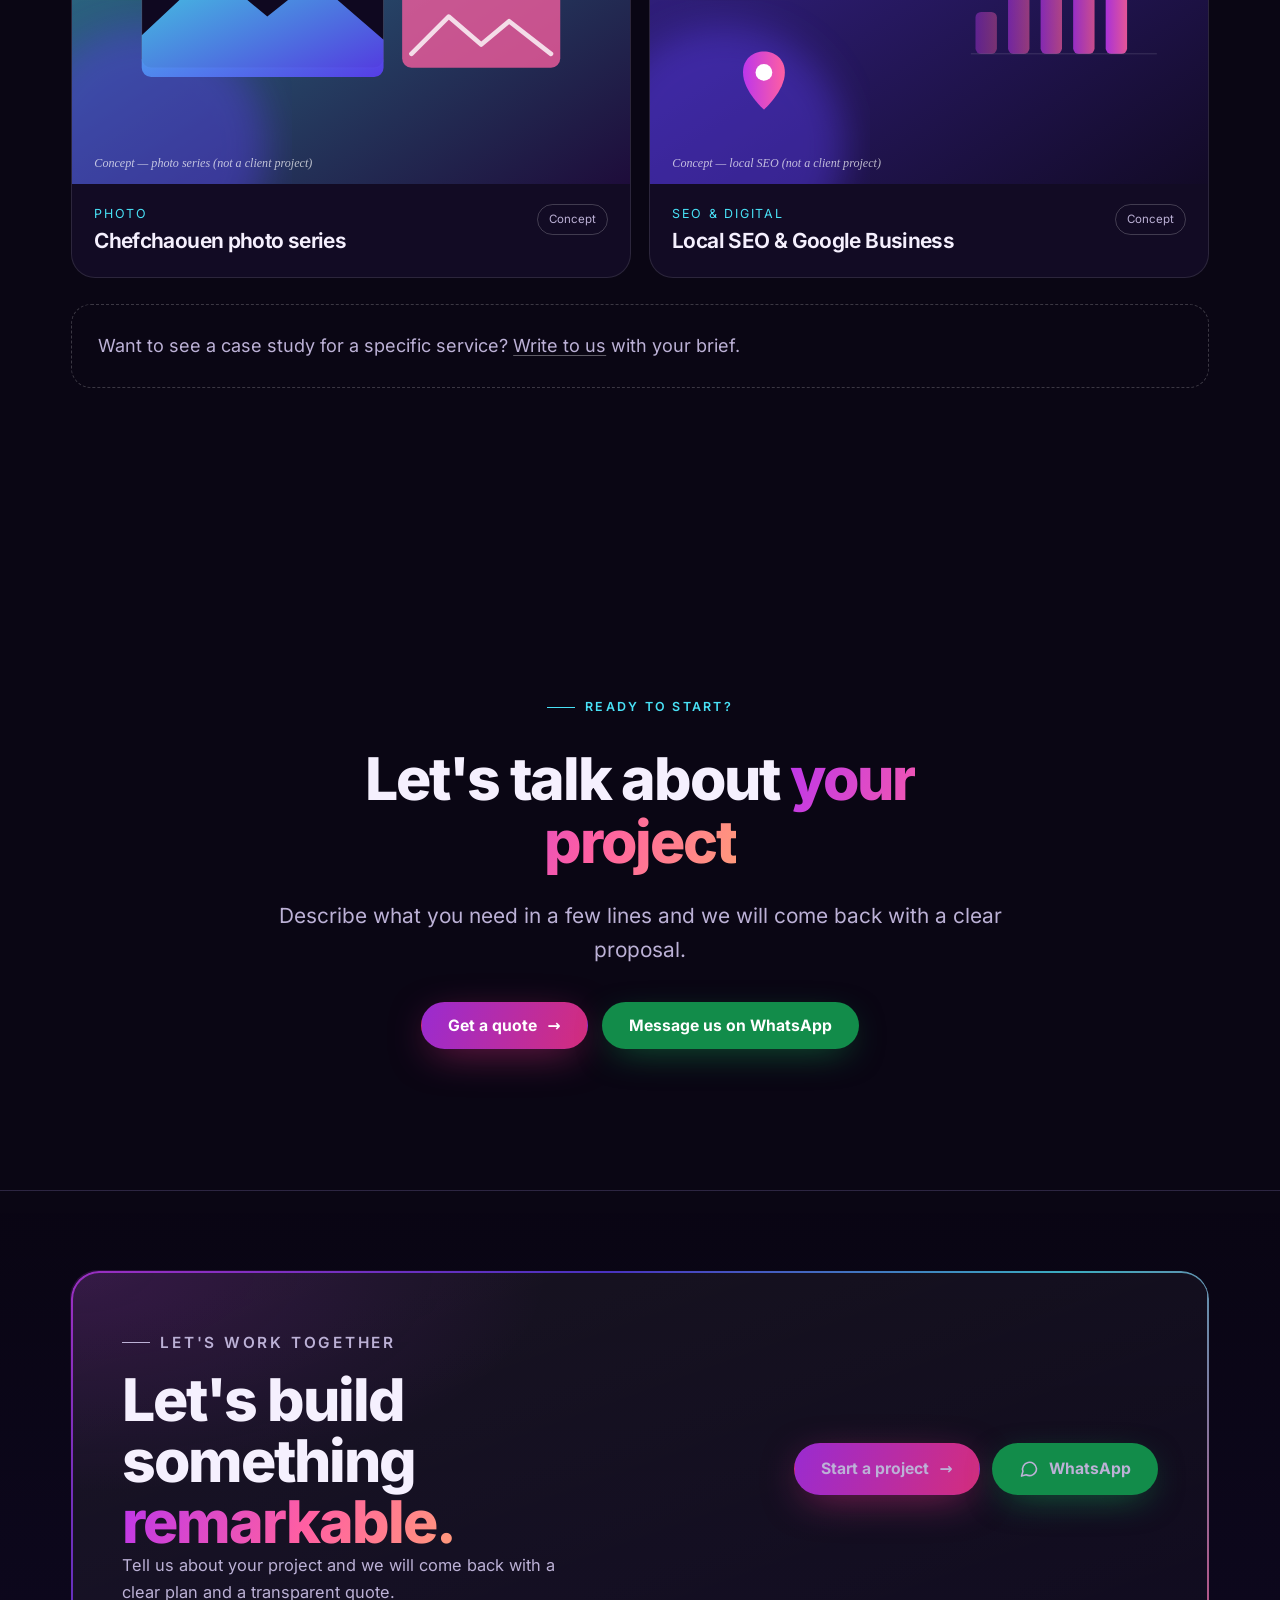
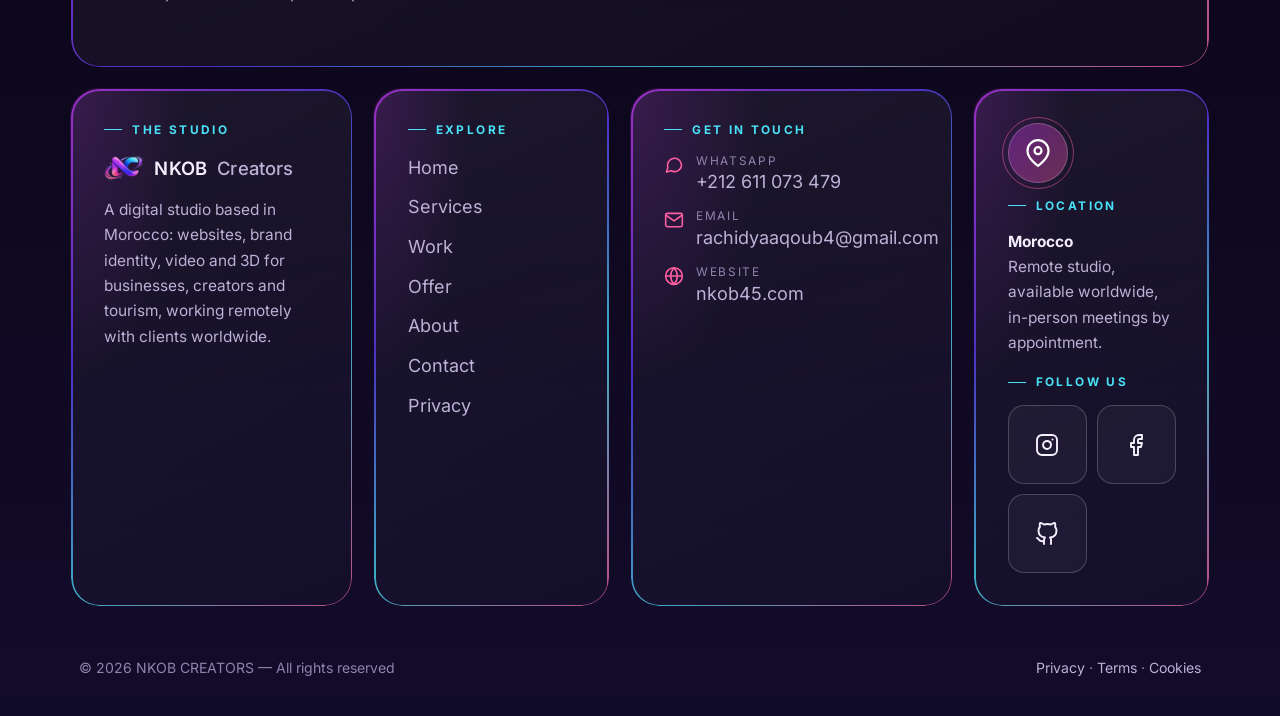
<file: portfolio.html>
<!doctype html>
<html lang="en">
<head>
<meta charset="utf-8">
<meta name="viewport" content="width=device-width,initial-scale=1,viewport-fit=cover">
<script>document.documentElement.className+=" js"</script>
<title>Work &amp; concepts — NKOB CREATORS</title>
<meta name="description" content="Browse NKOB CREATORS demo concepts: websites, tourism, brand identity, graphic design, video, photo and SEO.">
<meta name="robots" content="index,follow,max-image-preview:large">
<meta name="theme-color" content="#0a0614">
<link rel="canonical" href="https://nkob45.com/portfolio.html">
<link rel="icon" href="favicon.ico" sizes="any"><link rel="icon" type="image/png" sizes="32x32" href="assets/img/favicon-32.png"><link rel="apple-touch-icon" href="assets/img/apple-touch-icon.png"><link rel="manifest" href="site.webmanifest">
<meta property="og:type" content="website"><meta property="og:locale" content="en_US"><meta property="og:site_name" content="NKOB CREATORS">
<meta property="og:title" content="Work &amp; concepts — NKOB CREATORS"><meta property="og:description" content="Browse NKOB CREATORS demo concepts: websites, tourism, brand identity, graphic design, video, photo and SEO."><meta property="og:url" content="https://nkob45.com/portfolio.html">
<meta property="og:image" content="https://nkob45.com/assets/img/og-cover.jpg"><meta property="og:image:width" content="1200"><meta property="og:image:height" content="630"><meta property="og:image:alt" content="NKOB CREATORS logo">
<meta name="twitter:card" content="summary_large_image">
<link rel="preload" href="assets/fonts/inter-latin-wght-normal.woff2" as="font" type="font/woff2" crossorigin>
<link rel="stylesheet" href="assets/css/styles.css">
<script type="application/ld+json">{"@context": "https://schema.org", "@graph": [{"@type": "ProfessionalService", "@id": "https://nkob45.com/#organization", "name": "NKOB CREATORS", "url": "https://nkob45.com/", "logo": "https://nkob45.com/assets/img/icon-512.png", "image": "https://nkob45.com/assets/img/og-cover.jpg", "description": "Digital studio based in Morocco: website design and development, brand identity, video, 3D, local SEO and tourism solutions.", "telephone": "+212611073479", "email": "rachidyaaqoub4@gmail.com", "address": {"@type": "PostalAddress", "addressCountry": "MA"}, "areaServed": "Worldwide", "sameAs": ["https://www.instagram.com/rachid__yaaqoub", "https://www.facebook.com/share/1TvZvdenSx/", "https://github.com/ryaaqoub9111-cmyk"], "knowsLanguage": ["en", "fr"]}, {"@type": "WebSite", "@id": "https://nkob45.com/#website", "url": "https://nkob45.com/", "name": "NKOB CREATORS", "inLanguage": "en", "publisher": {"@id": "https://nkob45.com/#organization"}}]}</script>
</head>
<body>
<div class="bg-aurora" aria-hidden="true"><i></i><i></i><i></i></div><div class="grain" aria-hidden="true"></div><div class="progress" aria-hidden="true"></div>
<a class="skip" href="#main">Skip to content</a>
<header class="hdr"><div class="hdr-in">
<a class="brand" href="index.html" aria-label="NKOB CREATORS — home"><img src="assets/img/logo-nkob.webp" alt="" width="40" height="26"><b>NKOB</b><span>Creators</span></a>
<nav class="nav" id="nav" aria-label="Main navigation"><a href="index.html">Home</a><a href="services.html">Services</a><a href="portfolio.html" aria-current="page">Work</a><a href="pricing.html">Offer</a><a href="about.html">About</a><a class="cta" href="contact.html">Get a quote</a></nav>
<button class="burger" type="button" aria-expanded="false" aria-controls="nav" aria-label="Open menu"><span></span><span></span><span></span></button>
</div></header>
<main id="main"><section class="page-hero"><div class="wrap"><p class="eyebrow rv">Work</p>
<h1 class="h-xl split">A glimpse of <span class="grad">our universe</span>.</h1>
<p class="lead rv" style="--d:.2s">Demo concepts covering our main services. Every project is clearly labelled: entries marked "Concept" are not client projects.</p></div></section>
<section class="sec" style="padding-top:40px"><div class="wrap"><div class="filters" id="filters" role="group" aria-label="Filter work"></div>
<div class="pgrid" id="pgrid"><noscript><p class="empty-note">The interactive portfolio needs JavaScript. Contact us to receive case studies.</p></noscript></div>
<p class="empty-note rv">Want to see a case study for a specific service? <a href="contact.html">Write to us</a> with your brief.</p></div></section>
<div class="lb" role="dialog" aria-modal="true" aria-hidden="true" aria-labelledby="lb-title"><button class="lb-close" type="button" aria-label="Close">✕</button>
<div class="lb-box"><div class="lb-media" id="lb-media"></div><div class="lb-info"><span class="eyebrow" id="lb-cat"></span><h3 id="lb-title"></h3><p id="lb-desc" style="color:var(--mut)"></p><div id="lb-links" style="display:flex;flex-wrap:wrap;gap:10px;margin-top:auto"></div></div></div></div>
<section class="sec" aria-labelledby="cta-t"><div class="wrap" style="text-align:center">
<p class="eyebrow rv" style="justify-content:center">Ready to start?</p>
<h2 class="h-lg rv" id="cta-t" style="margin:22px auto 26px;max-width:18ch">Let's talk about <span class="grad">your project</span></h2>
<p class="lead rv" style="margin:0 auto 34px">Describe what you need in a few lines and we will come back with a clear proposal.</p>
<div class="rv" style="display:flex;gap:14px;justify-content:center;flex-wrap:wrap"><a class="btn btn-primary" href="contact.html">Get a quote <span class="arr" aria-hidden="true">→</span></a><a class="btn btn-wa" href="https://wa.me/212611073479" target="_blank" rel="noopener noreferrer">Message us on WhatsApp</a></div>
</div></section></main>
<script src="assets/js/projects-data.js" defer></script>
<footer class="ftr"><div class="wrap">
<div class="frame ftr-cta"><div><p class="eyebrow" style="margin:0 0 18px">Let's work together</p><p class="ftr-big">Let's build something <span class="grad">remarkable.</span></p><p>Tell us about your project and we will come back with a clear plan and a transparent quote.</p></div>
<div class="acts"><a class="btn btn-primary" href="contact.html">Start a project <span class="arr" aria-hidden="true">→</span></a><a class="btn btn-wa" href="https://wa.me/212611073479?text=Hello%20NKOB%20CREATORS%2C%20I%27d%20like%20to%20discuss%20a%20project." target="_blank" rel="noopener noreferrer"><svg class="ico" viewBox="0 0 24 24" aria-hidden="true" focusable="false"><path d="M21 11.5a8.4 8.4 0 0 1-12.4 7.4L3 20.5l1.7-5.4A8.4 8.4 0 1 1 21 11.5z"/></svg> WhatsApp</a></div></div>
<div class="ftr-grid">
<div class="frame"><h4>The studio</h4><a class="brand" href="index.html" style="margin-bottom:14px"><img src="assets/img/logo-nkob.webp" alt="" width="40" height="26"><b>NKOB</b><span>Creators</span></a>
<p>A digital studio based in Morocco: websites, brand identity, video and 3D for businesses, creators and tourism, working remotely with clients worldwide.</p></div>
<div class="frame"><h4>Explore</h4><ul><li><a href="index.html">Home</a></li><li><a href="services.html">Services</a></li><li><a href="portfolio.html">Work</a></li><li><a href="pricing.html">Offer</a></li><li><a href="about.html">About</a></li><li><a href="contact.html">Contact</a></li><li><a href="privacy.html">Privacy</a></li></ul></div>
<div class="frame"><h4>Get in touch</h4>
<div class="crow"><svg class="ico" viewBox="0 0 24 24" aria-hidden="true" focusable="false"><path d="M21 11.5a8.4 8.4 0 0 1-12.4 7.4L3 20.5l1.7-5.4A8.4 8.4 0 1 1 21 11.5z"/></svg><div><small>WhatsApp</small><a href="https://wa.me/212611073479" target="_blank" rel="noopener noreferrer">+212 611 073 479</a></div></div>
<div class="crow"><svg class="ico" viewBox="0 0 24 24" aria-hidden="true" focusable="false"><path d="M4 4h16c1.1 0 2 .9 2 2v12c0 1.1-.9 2-2 2H4c-1.1 0-2-.9-2-2V6c0-1.1.9-2 2-2z"/><path d="M22 6l-10 7L2 6"/></svg><div><small>Email</small><a href="mailto:rachidyaaqoub4@gmail.com">rachidyaaqoub4@gmail.com</a></div></div>
<div class="crow"><svg class="ico" viewBox="0 0 24 24" aria-hidden="true" focusable="false"><circle cx="12" cy="12" r="10"/><path d="M2 12h20"/><path d="M12 2a15.3 15.3 0 0 1 4 10 15.3 15.3 0 0 1-4 10 15.3 15.3 0 0 1-4-10 15.3 15.3 0 0 1 4-10z"/></svg><div><small>Website</small><a href="https://nkob45.com/">nkob45.com</a></div></div></div>
<div class="frame"><div class="pin"><svg class="ico" viewBox="0 0 24 24" aria-hidden="true" focusable="false"><path d="M21 10c0 7-9 13-9 13s-9-6-9-13a9 9 0 0 1 18 0z"/><circle cx="12" cy="10" r="3"/></svg></div><h4>Location</h4><p><strong style="color:var(--tx)">Morocco</strong><br>Remote studio, available worldwide, in-person meetings by appointment.</p>
<h4 style="margin-top:20px">Follow us</h4><div class="soc"><a href="https://www.instagram.com/rachid__yaaqoub" target="_blank" rel="noopener noreferrer" aria-label="Instagram" title="Instagram"><svg class="ico" viewBox="0 0 24 24" aria-hidden="true" focusable="false"><rect x="2" y="2" width="20" height="20" rx="5"/><path d="M16 11.37A4 4 0 1 1 12.63 8 4 4 0 0 1 16 11.37z"/><path d="M17.5 6.5h.01"/></svg></a><a href="https://www.facebook.com/share/1TvZvdenSx/" target="_blank" rel="noopener noreferrer" aria-label="Facebook" title="Facebook"><svg class="ico" viewBox="0 0 24 24" aria-hidden="true" focusable="false"><path d="M18 2h-3a5 5 0 0 0-5 5v3H7v4h3v8h4v-8h3l1-4h-4V7a1 1 0 0 1 1-1h3z"/></svg></a><a href="https://github.com/ryaaqoub9111-cmyk" target="_blank" rel="noopener noreferrer" aria-label="GitHub" title="GitHub"><svg class="ico" viewBox="0 0 24 24" aria-hidden="true" focusable="false"><path d="M9 19c-5 1.5-5-2.5-7-3m14 6v-3.87a3.37 3.37 0 0 0-.94-2.61c3.14-.35 6.44-1.54 6.44-7A5.44 5.44 0 0 0 20 4.77 5.07 5.07 0 0 0 19.91 1S18.73.65 16 2.48a13.38 13.38 0 0 0-7 0C6.27.65 5.09 1 5.09 1A5.07 5.07 0 0 0 5 4.77a5.44 5.44 0 0 0-1.5 3.78c0 5.42 3.3 6.61 6.44 7A3.37 3.37 0 0 0 9 18.13V22"/></svg></a></div></div>
</div>
<div class="ftr-bot"><span>© <span id="year">2026</span> NKOB CREATORS — All rights reserved</span><span><a href="privacy.html">Privacy</a> · <a href="terms.html">Terms</a> · <a href="cookies.html">Cookies</a></span></div>
</div></footer>
<a class="wa-float" href="https://wa.me/212611073479?text=Hello%20NKOB%20CREATORS%2C%20I%27d%20like%20to%20discuss%20a%20project." target="_blank" rel="noopener noreferrer" aria-label="Chat on WhatsApp"><svg class="ico" viewBox="0 0 24 24" aria-hidden="true" focusable="false"><path d="M21 11.5a8.4 8.4 0 0 1-12.4 7.4L3 20.5l1.7-5.4A8.4 8.4 0 1 1 21 11.5z"/></svg><span>WhatsApp</span></a>
<button class="totop" type="button" aria-label="Back to top">↑</button>
<script src="assets/js/main.js" defer></script>
</body>
</html>
</file>
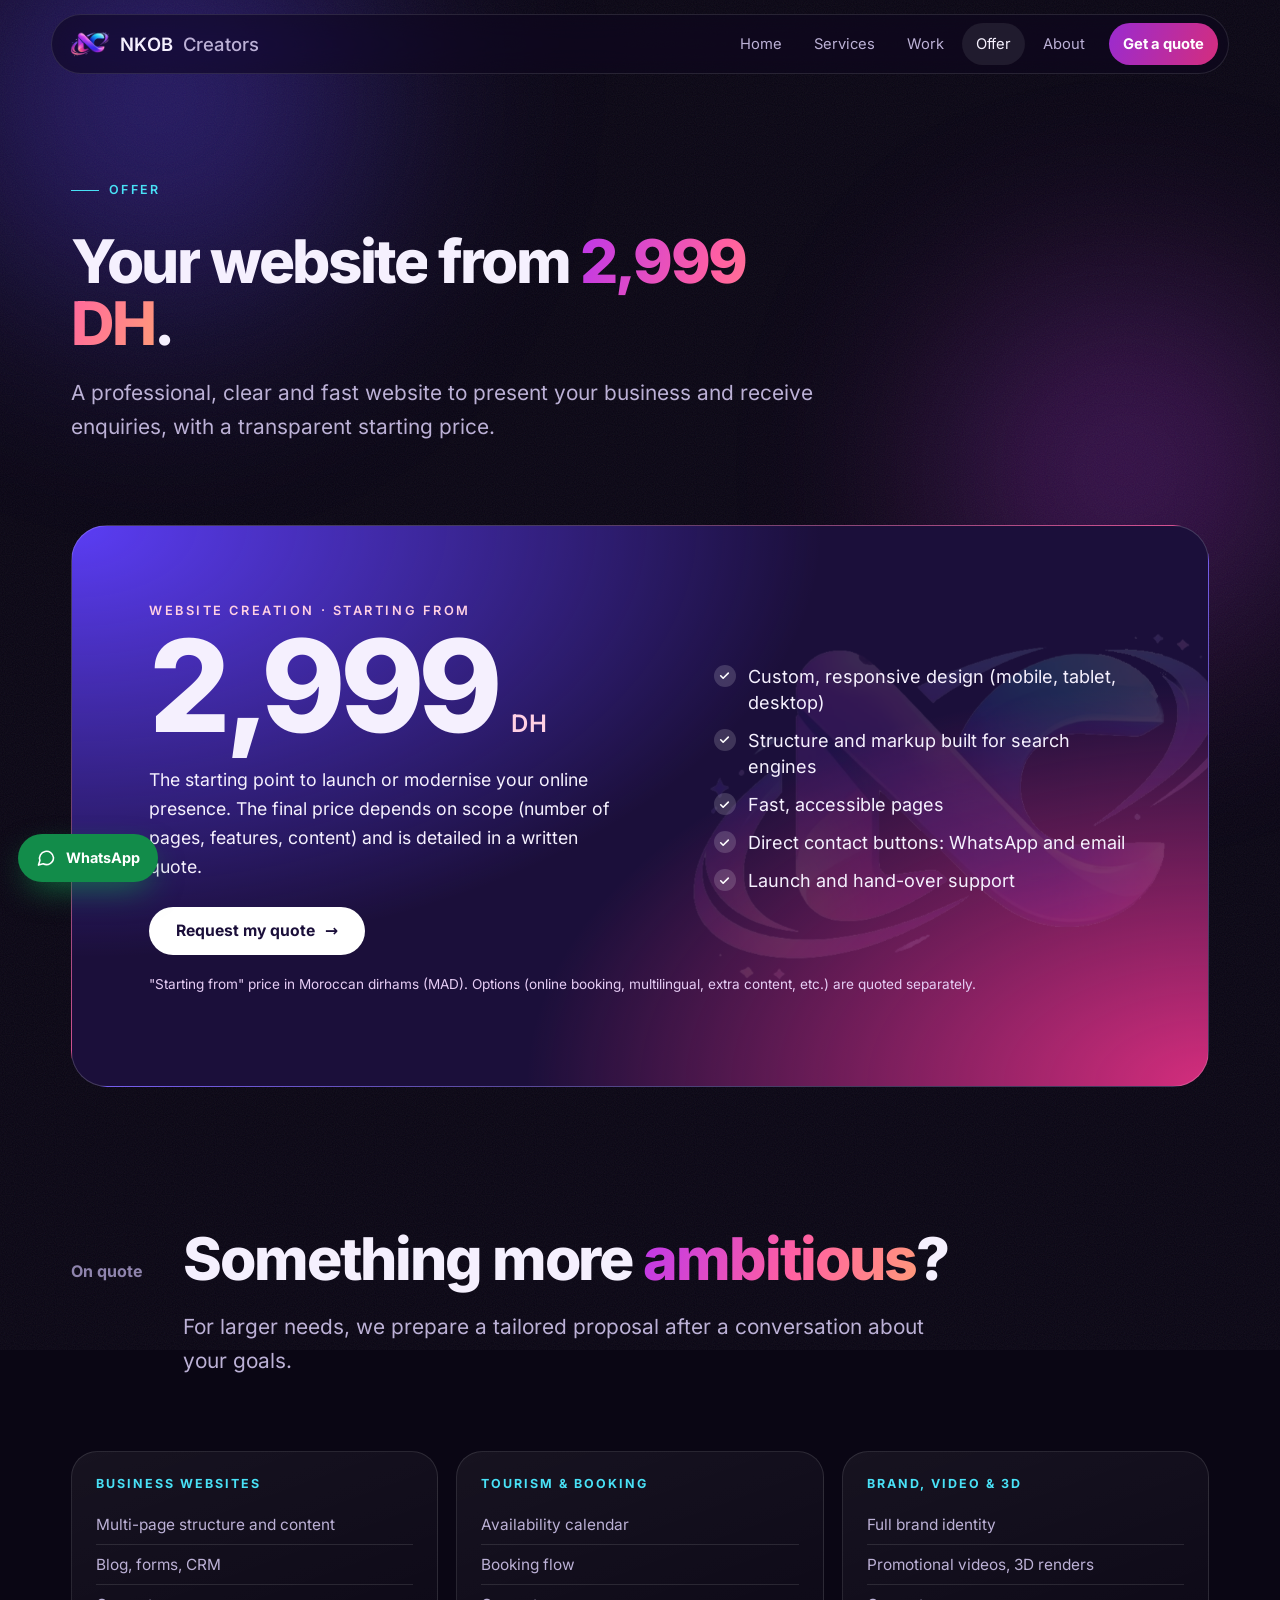
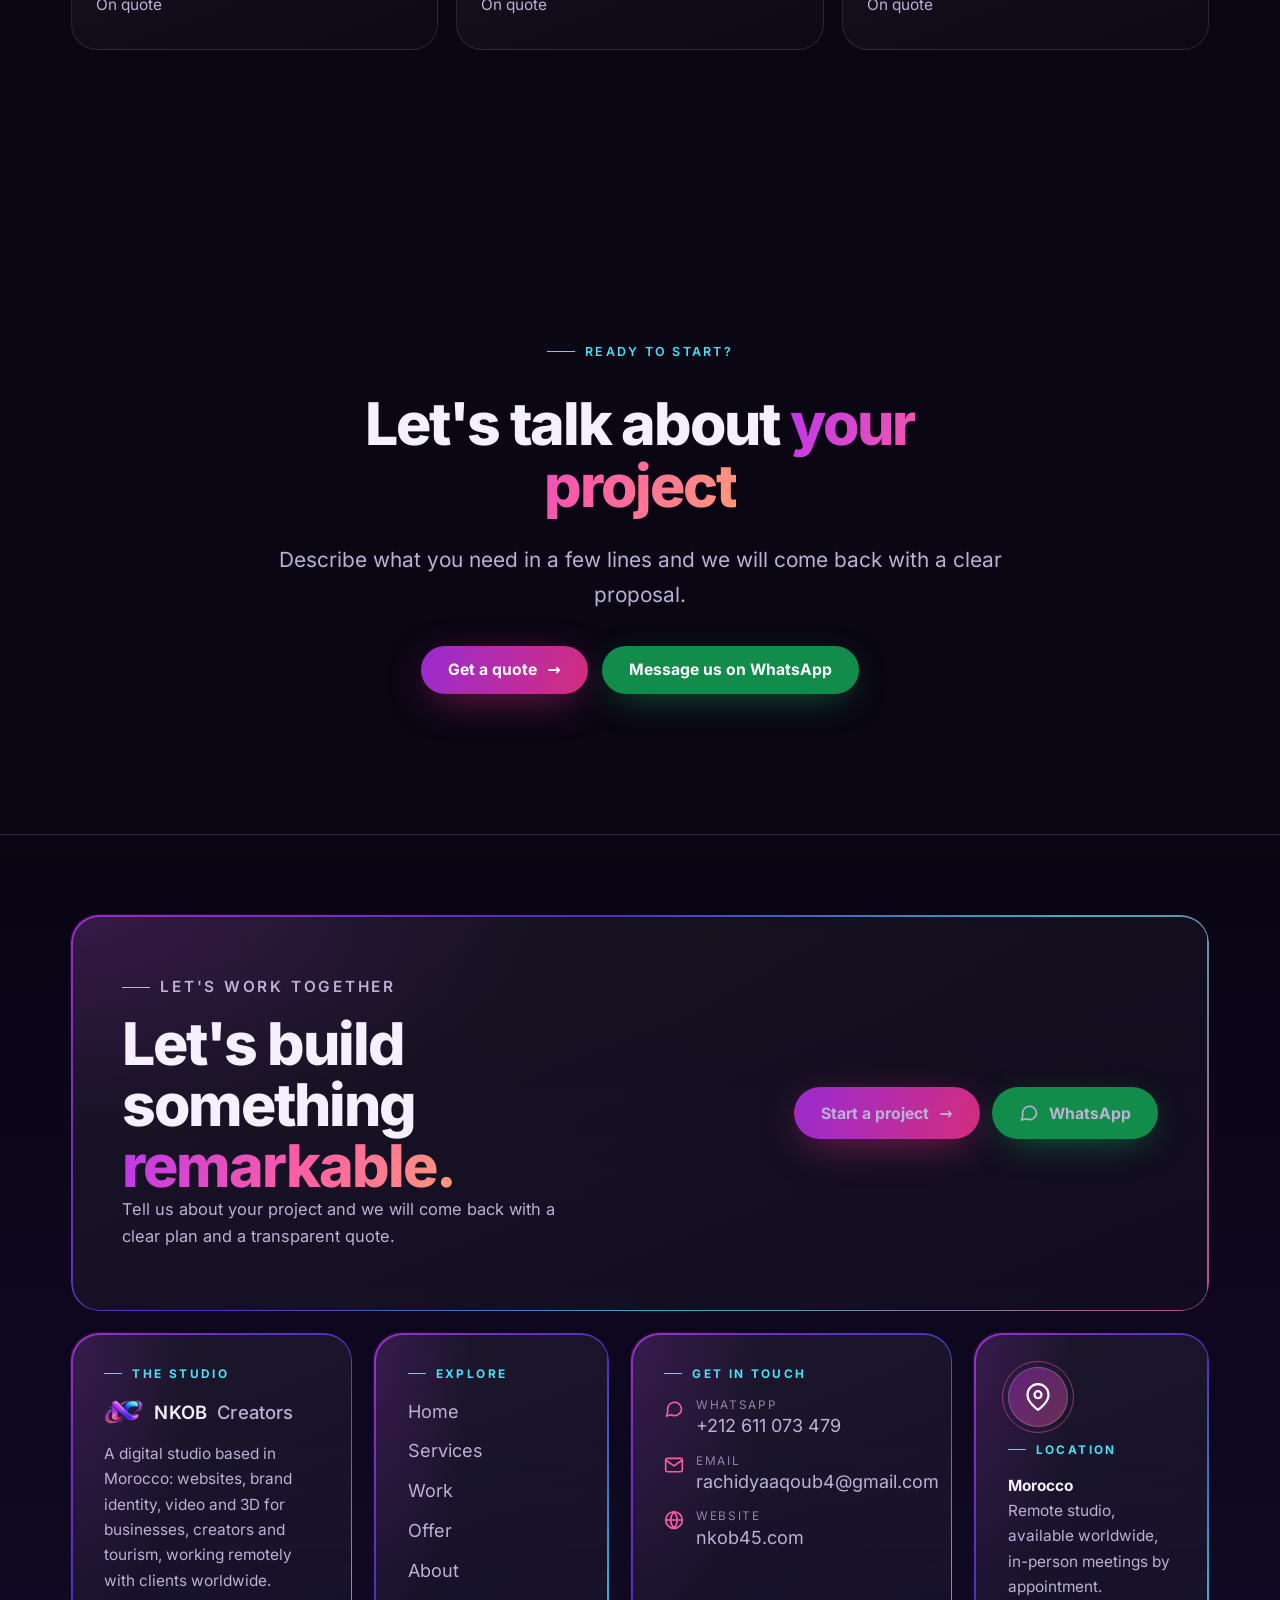
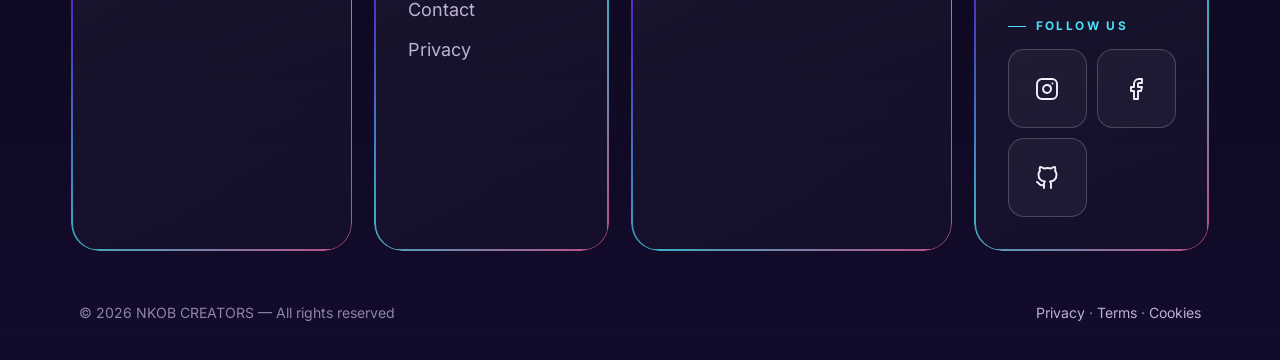
<file: pricing.html>
<!doctype html>
<html lang="en">
<head>
<meta charset="utf-8">
<meta name="viewport" content="width=device-width,initial-scale=1,viewport-fit=cover">
<script>document.documentElement.className+=" js"</script>
<title>Website creation from 2,999 DH — NKOB CREATORS</title>
<meta name="description" content="Professional website creation starting at 2,999 DH: custom design, responsive and SEO-ready. Request your quote from NKOB CREATORS.">
<meta name="robots" content="index,follow,max-image-preview:large">
<meta name="theme-color" content="#0a0614">
<link rel="canonical" href="https://nkob45.com/pricing.html">
<link rel="icon" href="favicon.ico" sizes="any"><link rel="icon" type="image/png" sizes="32x32" href="assets/img/favicon-32.png"><link rel="apple-touch-icon" href="assets/img/apple-touch-icon.png"><link rel="manifest" href="site.webmanifest">
<meta property="og:type" content="website"><meta property="og:locale" content="en_US"><meta property="og:site_name" content="NKOB CREATORS">
<meta property="og:title" content="Website creation from 2,999 DH — NKOB CREATORS"><meta property="og:description" content="Professional website creation starting at 2,999 DH: custom design, responsive and SEO-ready. Request your quote from NKOB CREATORS."><meta property="og:url" content="https://nkob45.com/pricing.html">
<meta property="og:image" content="https://nkob45.com/assets/img/og-cover.jpg"><meta property="og:image:width" content="1200"><meta property="og:image:height" content="630"><meta property="og:image:alt" content="NKOB CREATORS logo">
<meta name="twitter:card" content="summary_large_image">
<link rel="preload" href="assets/fonts/inter-latin-wght-normal.woff2" as="font" type="font/woff2" crossorigin>
<link rel="stylesheet" href="assets/css/styles.css">
<script type="application/ld+json">{"@context": "https://schema.org", "@graph": [{"@type": "ProfessionalService", "@id": "https://nkob45.com/#organization", "name": "NKOB CREATORS", "url": "https://nkob45.com/", "logo": "https://nkob45.com/assets/img/icon-512.png", "image": "https://nkob45.com/assets/img/og-cover.jpg", "description": "Digital studio based in Morocco: website design and development, brand identity, video, 3D, local SEO and tourism solutions.", "telephone": "+212611073479", "email": "rachidyaaqoub4@gmail.com", "address": {"@type": "PostalAddress", "addressCountry": "MA"}, "areaServed": "Worldwide", "sameAs": ["https://www.instagram.com/rachid__yaaqoub", "https://www.facebook.com/share/1TvZvdenSx/", "https://github.com/ryaaqoub9111-cmyk"], "knowsLanguage": ["en", "fr"]}, {"@type": "WebSite", "@id": "https://nkob45.com/#website", "url": "https://nkob45.com/", "name": "NKOB CREATORS", "inLanguage": "en", "publisher": {"@id": "https://nkob45.com/#organization"}}, {"@type": "Offer", "name": "Website creation", "description": "Professional responsive website, starting from 2,999 DH.", "priceCurrency": "MAD", "priceSpecification": {"@type": "PriceSpecification", "priceCurrency": "MAD", "minPrice": "2999"}, "seller": {"@id": "https://nkob45.com/#organization"}, "url": "https://nkob45.com/pricing.html"}]}</script>
</head>
<body>
<div class="bg-aurora" aria-hidden="true"><i></i><i></i><i></i></div><div class="grain" aria-hidden="true"></div><div class="progress" aria-hidden="true"></div>
<a class="skip" href="#main">Skip to content</a>
<header class="hdr"><div class="hdr-in">
<a class="brand" href="index.html" aria-label="NKOB CREATORS — home"><img src="assets/img/logo-nkob.webp" alt="" width="40" height="26"><b>NKOB</b><span>Creators</span></a>
<nav class="nav" id="nav" aria-label="Main navigation"><a href="index.html">Home</a><a href="services.html">Services</a><a href="portfolio.html">Work</a><a href="pricing.html" aria-current="page">Offer</a><a href="about.html">About</a><a class="cta" href="contact.html">Get a quote</a></nav>
<button class="burger" type="button" aria-expanded="false" aria-controls="nav" aria-label="Open menu"><span></span><span></span><span></span></button>
</div></header>
<main id="main"><section class="page-hero"><div class="wrap"><p class="eyebrow rv">Offer</p>
<h1 class="h-xl split">Your website from <span class="grad">2,999&nbsp;DH</span>.</h1>
<p class="lead rv" style="--d:.2s">A professional, clear and fast website to present your business and receive enquiries, with a transparent starting price.</p></div></section>
<section class="sec" style="padding-top:30px"><div class="wrap"><div class="offer rv"><div class="offer-grid">
<div><p class="price-pre">Website creation · starting from</p><div class="price"><span>2,999</span><small>DH</small></div>
<p style="margin:22px 0 26px;font-size:1.1rem;max-width:44ch">The starting point to launch or modernise your online presence. The final price depends on scope (number of pages, features, content) and is detailed in a written quote.</p>
<a class="btn btn-primary" style="background:#fff;color:#1b0f3a;box-shadow:none" href="contact.html?service=Website">Request my quote <span class="arr" aria-hidden="true">→</span></a></div>
<ul class="checks"><li>Custom, responsive design (mobile, tablet, desktop)</li><li>Structure and markup built for search engines</li><li>Fast, accessible pages</li><li>Direct contact buttons: WhatsApp and email</li><li>Launch and hand-over support</li></ul></div>
<p class="fine">"Starting from" price in Moroccan dirhams (MAD). Options (online booking, multilingual, extra content, etc.) are quoted separately.</p></div></div></section>
<section class="sec" style="padding-top:0" aria-labelledby="pq-t"><div class="wrap"><div class="sec-head"><span class="sec-num">On quote</span><h2 class="h-lg rv" id="pq-t">Something more <span class="grad">ambitious</span>?</h2><p class="lead rv">For larger needs, we prepare a tailored proposal after a conversation about your goals.</p></div>
<div class="cols">
<div class="card rv"><h4>Business websites</h4><ul><li>Multi-page structure and content</li><li>Blog, forms, CRM</li><li>On quote</li></ul></div>
<div class="card rv" style="--d:.08s"><h4>Tourism & booking</h4><ul><li>Availability calendar</li><li>Booking flow</li><li>On quote</li></ul></div>
<div class="card rv" style="--d:.16s"><h4>Brand, video & 3D</h4><ul><li>Full brand identity</li><li>Promotional videos, 3D renders</li><li>On quote</li></ul></div></div></div></section>
<section class="sec" aria-labelledby="cta-t"><div class="wrap" style="text-align:center">
<p class="eyebrow rv" style="justify-content:center">Ready to start?</p>
<h2 class="h-lg rv" id="cta-t" style="margin:22px auto 26px;max-width:18ch">Let's talk about <span class="grad">your project</span></h2>
<p class="lead rv" style="margin:0 auto 34px">Describe what you need in a few lines and we will come back with a clear proposal.</p>
<div class="rv" style="display:flex;gap:14px;justify-content:center;flex-wrap:wrap"><a class="btn btn-primary" href="contact.html">Get a quote <span class="arr" aria-hidden="true">→</span></a><a class="btn btn-wa" href="https://wa.me/212611073479" target="_blank" rel="noopener noreferrer">Message us on WhatsApp</a></div>
</div></section></main>
<footer class="ftr"><div class="wrap">
<div class="frame ftr-cta"><div><p class="eyebrow" style="margin:0 0 18px">Let's work together</p><p class="ftr-big">Let's build something <span class="grad">remarkable.</span></p><p>Tell us about your project and we will come back with a clear plan and a transparent quote.</p></div>
<div class="acts"><a class="btn btn-primary" href="contact.html">Start a project <span class="arr" aria-hidden="true">→</span></a><a class="btn btn-wa" href="https://wa.me/212611073479?text=Hello%20NKOB%20CREATORS%2C%20I%27d%20like%20to%20discuss%20a%20project." target="_blank" rel="noopener noreferrer"><svg class="ico" viewBox="0 0 24 24" aria-hidden="true" focusable="false"><path d="M21 11.5a8.4 8.4 0 0 1-12.4 7.4L3 20.5l1.7-5.4A8.4 8.4 0 1 1 21 11.5z"/></svg> WhatsApp</a></div></div>
<div class="ftr-grid">
<div class="frame"><h4>The studio</h4><a class="brand" href="index.html" style="margin-bottom:14px"><img src="assets/img/logo-nkob.webp" alt="" width="40" height="26"><b>NKOB</b><span>Creators</span></a>
<p>A digital studio based in Morocco: websites, brand identity, video and 3D for businesses, creators and tourism, working remotely with clients worldwide.</p></div>
<div class="frame"><h4>Explore</h4><ul><li><a href="index.html">Home</a></li><li><a href="services.html">Services</a></li><li><a href="portfolio.html">Work</a></li><li><a href="pricing.html">Offer</a></li><li><a href="about.html">About</a></li><li><a href="contact.html">Contact</a></li><li><a href="privacy.html">Privacy</a></li></ul></div>
<div class="frame"><h4>Get in touch</h4>
<div class="crow"><svg class="ico" viewBox="0 0 24 24" aria-hidden="true" focusable="false"><path d="M21 11.5a8.4 8.4 0 0 1-12.4 7.4L3 20.5l1.7-5.4A8.4 8.4 0 1 1 21 11.5z"/></svg><div><small>WhatsApp</small><a href="https://wa.me/212611073479" target="_blank" rel="noopener noreferrer">+212 611 073 479</a></div></div>
<div class="crow"><svg class="ico" viewBox="0 0 24 24" aria-hidden="true" focusable="false"><path d="M4 4h16c1.1 0 2 .9 2 2v12c0 1.1-.9 2-2 2H4c-1.1 0-2-.9-2-2V6c0-1.1.9-2 2-2z"/><path d="M22 6l-10 7L2 6"/></svg><div><small>Email</small><a href="mailto:rachidyaaqoub4@gmail.com">rachidyaaqoub4@gmail.com</a></div></div>
<div class="crow"><svg class="ico" viewBox="0 0 24 24" aria-hidden="true" focusable="false"><circle cx="12" cy="12" r="10"/><path d="M2 12h20"/><path d="M12 2a15.3 15.3 0 0 1 4 10 15.3 15.3 0 0 1-4 10 15.3 15.3 0 0 1-4-10 15.3 15.3 0 0 1 4-10z"/></svg><div><small>Website</small><a href="https://nkob45.com/">nkob45.com</a></div></div></div>
<div class="frame"><div class="pin"><svg class="ico" viewBox="0 0 24 24" aria-hidden="true" focusable="false"><path d="M21 10c0 7-9 13-9 13s-9-6-9-13a9 9 0 0 1 18 0z"/><circle cx="12" cy="10" r="3"/></svg></div><h4>Location</h4><p><strong style="color:var(--tx)">Morocco</strong><br>Remote studio, available worldwide, in-person meetings by appointment.</p>
<h4 style="margin-top:20px">Follow us</h4><div class="soc"><a href="https://www.instagram.com/rachid__yaaqoub" target="_blank" rel="noopener noreferrer" aria-label="Instagram" title="Instagram"><svg class="ico" viewBox="0 0 24 24" aria-hidden="true" focusable="false"><rect x="2" y="2" width="20" height="20" rx="5"/><path d="M16 11.37A4 4 0 1 1 12.63 8 4 4 0 0 1 16 11.37z"/><path d="M17.5 6.5h.01"/></svg></a><a href="https://www.facebook.com/share/1TvZvdenSx/" target="_blank" rel="noopener noreferrer" aria-label="Facebook" title="Facebook"><svg class="ico" viewBox="0 0 24 24" aria-hidden="true" focusable="false"><path d="M18 2h-3a5 5 0 0 0-5 5v3H7v4h3v8h4v-8h3l1-4h-4V7a1 1 0 0 1 1-1h3z"/></svg></a><a href="https://github.com/ryaaqoub9111-cmyk" target="_blank" rel="noopener noreferrer" aria-label="GitHub" title="GitHub"><svg class="ico" viewBox="0 0 24 24" aria-hidden="true" focusable="false"><path d="M9 19c-5 1.5-5-2.5-7-3m14 6v-3.87a3.37 3.37 0 0 0-.94-2.61c3.14-.35 6.44-1.54 6.44-7A5.44 5.44 0 0 0 20 4.77 5.07 5.07 0 0 0 19.91 1S18.73.65 16 2.48a13.38 13.38 0 0 0-7 0C6.27.65 5.09 1 5.09 1A5.07 5.07 0 0 0 5 4.77a5.44 5.44 0 0 0-1.5 3.78c0 5.42 3.3 6.61 6.44 7A3.37 3.37 0 0 0 9 18.13V22"/></svg></a></div></div>
</div>
<div class="ftr-bot"><span>© <span id="year">2026</span> NKOB CREATORS — All rights reserved</span><span><a href="privacy.html">Privacy</a> · <a href="terms.html">Terms</a> · <a href="cookies.html">Cookies</a></span></div>
</div></footer>
<a class="wa-float" href="https://wa.me/212611073479?text=Hello%20NKOB%20CREATORS%2C%20I%27d%20like%20to%20discuss%20a%20project." target="_blank" rel="noopener noreferrer" aria-label="Chat on WhatsApp"><svg class="ico" viewBox="0 0 24 24" aria-hidden="true" focusable="false"><path d="M21 11.5a8.4 8.4 0 0 1-12.4 7.4L3 20.5l1.7-5.4A8.4 8.4 0 1 1 21 11.5z"/></svg><span>WhatsApp</span></a>
<button class="totop" type="button" aria-label="Back to top">↑</button>
<script src="assets/js/main.js" defer></script>
</body>
</html>
</file>
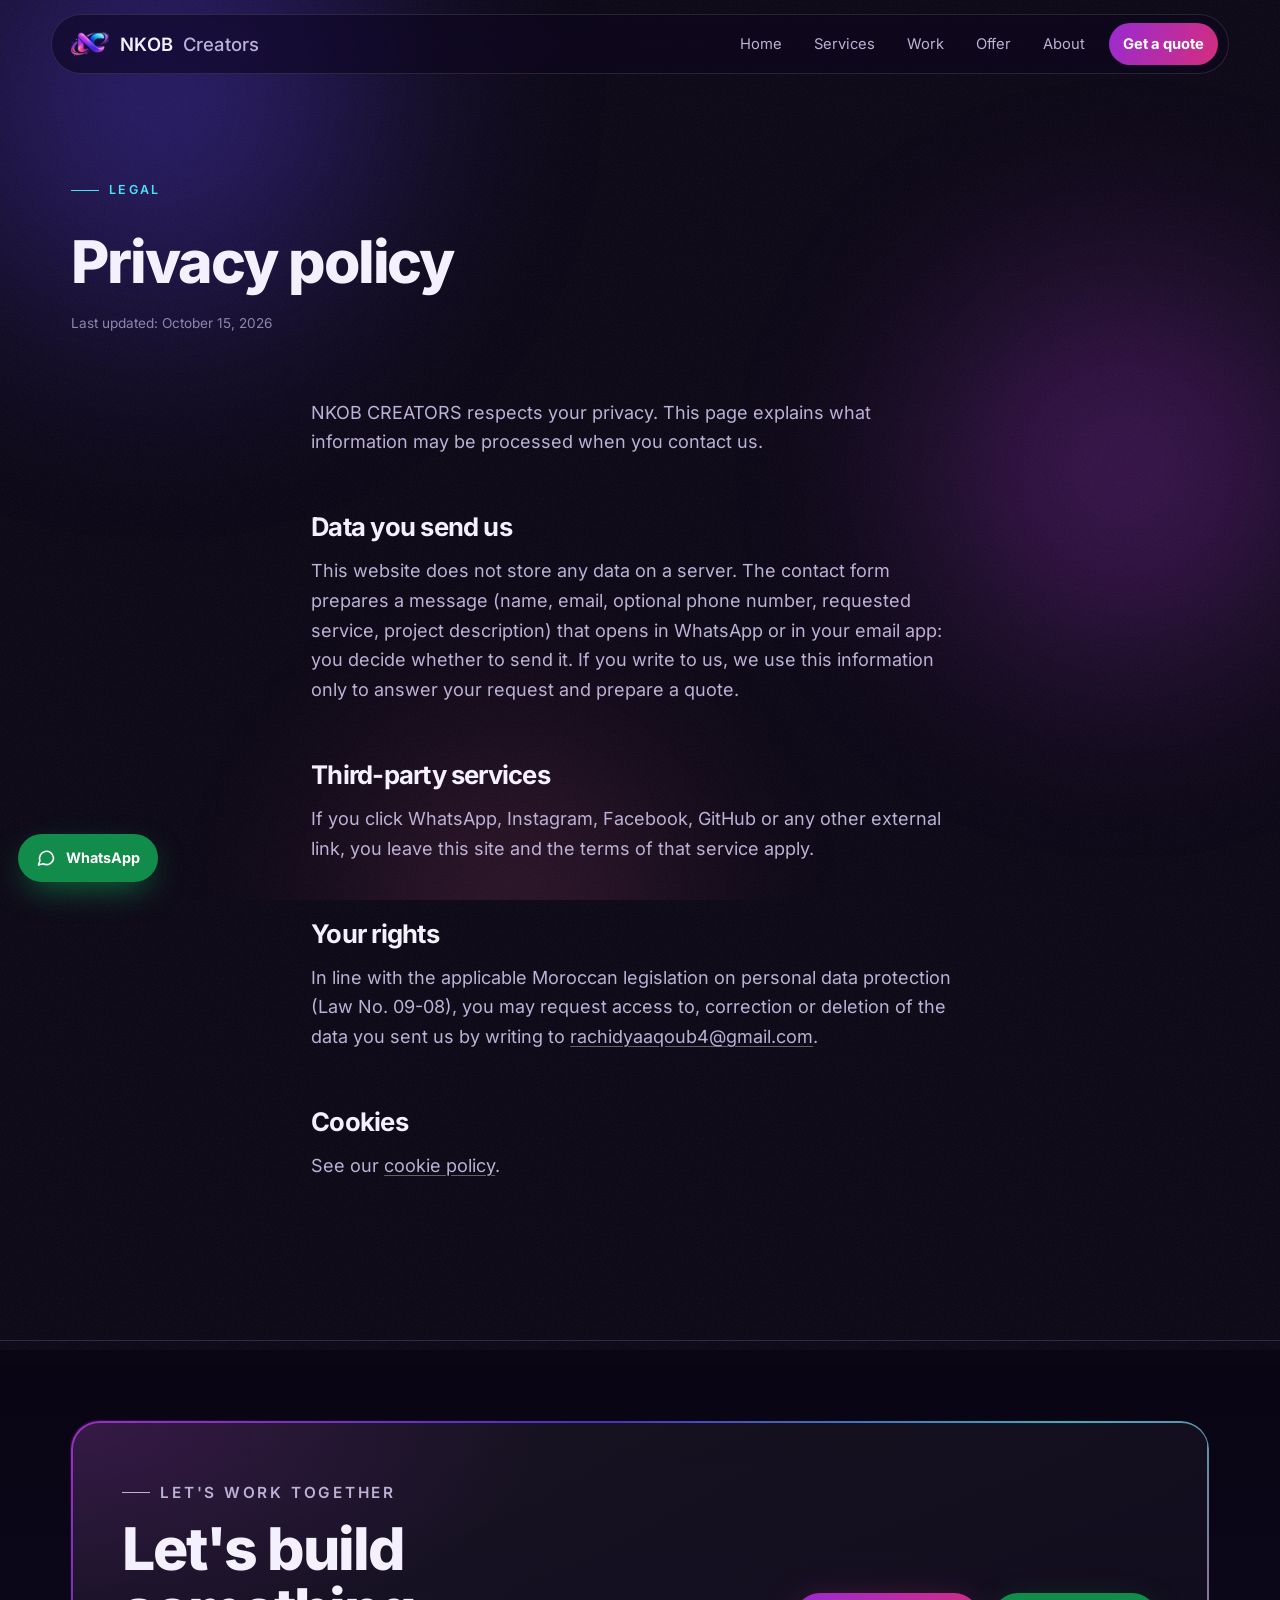
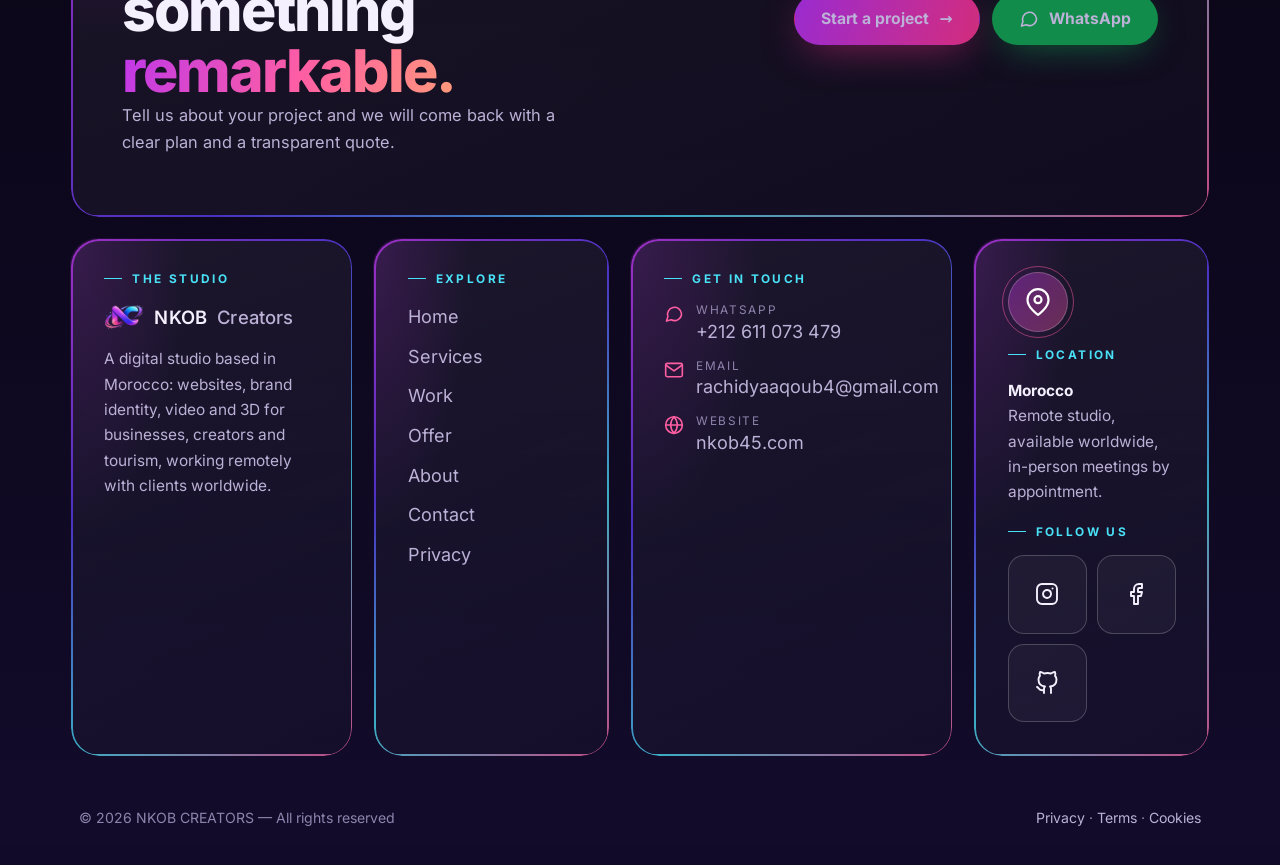
<file: privacy.html>
<!doctype html>
<html lang="en">
<head>
<meta charset="utf-8">
<meta name="viewport" content="width=device-width,initial-scale=1,viewport-fit=cover">
<script>document.documentElement.className+=" js"</script>
<title>Privacy policy — NKOB CREATORS</title>
<meta name="description" content="NKOB CREATORS privacy policy: data collected, purposes and your rights.">
<meta name="robots" content="index,follow,max-image-preview:large">
<meta name="theme-color" content="#0a0614">
<link rel="canonical" href="https://nkob45.com/privacy.html">
<link rel="icon" href="favicon.ico" sizes="any"><link rel="icon" type="image/png" sizes="32x32" href="assets/img/favicon-32.png"><link rel="apple-touch-icon" href="assets/img/apple-touch-icon.png"><link rel="manifest" href="site.webmanifest">
<meta property="og:type" content="website"><meta property="og:locale" content="en_US"><meta property="og:site_name" content="NKOB CREATORS">
<meta property="og:title" content="Privacy policy — NKOB CREATORS"><meta property="og:description" content="NKOB CREATORS privacy policy: data collected, purposes and your rights."><meta property="og:url" content="https://nkob45.com/privacy.html">
<meta property="og:image" content="https://nkob45.com/assets/img/og-cover.jpg"><meta property="og:image:width" content="1200"><meta property="og:image:height" content="630"><meta property="og:image:alt" content="NKOB CREATORS logo">
<meta name="twitter:card" content="summary_large_image">
<link rel="preload" href="assets/fonts/inter-latin-wght-normal.woff2" as="font" type="font/woff2" crossorigin>
<link rel="stylesheet" href="assets/css/styles.css">
<script type="application/ld+json">{"@context": "https://schema.org", "@graph": [{"@type": "ProfessionalService", "@id": "https://nkob45.com/#organization", "name": "NKOB CREATORS", "url": "https://nkob45.com/", "logo": "https://nkob45.com/assets/img/icon-512.png", "image": "https://nkob45.com/assets/img/og-cover.jpg", "description": "Digital studio based in Morocco: website design and development, brand identity, video, 3D, local SEO and tourism solutions.", "telephone": "+212611073479", "email": "rachidyaaqoub4@gmail.com", "address": {"@type": "PostalAddress", "addressCountry": "MA"}, "areaServed": "Worldwide", "sameAs": ["https://www.instagram.com/rachid__yaaqoub", "https://www.facebook.com/share/1TvZvdenSx/", "https://github.com/ryaaqoub9111-cmyk"], "knowsLanguage": ["en", "fr"]}, {"@type": "WebSite", "@id": "https://nkob45.com/#website", "url": "https://nkob45.com/", "name": "NKOB CREATORS", "inLanguage": "en", "publisher": {"@id": "https://nkob45.com/#organization"}}]}</script>
</head>
<body>
<div class="bg-aurora" aria-hidden="true"><i></i><i></i><i></i></div><div class="grain" aria-hidden="true"></div><div class="progress" aria-hidden="true"></div>
<a class="skip" href="#main">Skip to content</a>
<header class="hdr"><div class="hdr-in">
<a class="brand" href="index.html" aria-label="NKOB CREATORS — home"><img src="assets/img/logo-nkob.webp" alt="" width="40" height="26"><b>NKOB</b><span>Creators</span></a>
<nav class="nav" id="nav" aria-label="Main navigation"><a href="index.html">Home</a><a href="services.html">Services</a><a href="portfolio.html">Work</a><a href="pricing.html">Offer</a><a href="about.html">About</a><a class="cta" href="contact.html">Get a quote</a></nav>
<button class="burger" type="button" aria-expanded="false" aria-controls="nav" aria-label="Open menu"><span></span><span></span><span></span></button>
</div></header>
<main id="main"><section class="page-hero"><div class="wrap"><p class="eyebrow">Legal</p><h1 class="h-lg" style="margin:22px 0 10px;max-width:none">Privacy policy</h1><p class="fine">Last updated: October 15, 2026</p></div></section><section class="sec" style="padding-top:20px"><div class="wrap prose">
<p>NKOB CREATORS respects your privacy. This page explains what information may be processed when you contact us.</p>
<h2>Data you send us</h2><p>This website does not store any data on a server. The contact form prepares a message (name, email, optional phone number, requested service, project description) that opens in WhatsApp or in your email app: you decide whether to send it. If you write to us, we use this information only to answer your request and prepare a quote.</p>
<h2>Third-party services</h2><p>If you click WhatsApp, Instagram, Facebook, GitHub or any other external link, you leave this site and the terms of that service apply.</p>
<h2>Your rights</h2><p>In line with the applicable Moroccan legislation on personal data protection (Law No. 09-08), you may request access to, correction or deletion of the data you sent us by writing to <a href="mailto:rachidyaaqoub4@gmail.com">rachidyaaqoub4@gmail.com</a>.</p>
<h2>Cookies</h2><p>See our <a href="cookies.html">cookie policy</a>.</p></div></section></main>
<footer class="ftr"><div class="wrap">
<div class="frame ftr-cta"><div><p class="eyebrow" style="margin:0 0 18px">Let's work together</p><p class="ftr-big">Let's build something <span class="grad">remarkable.</span></p><p>Tell us about your project and we will come back with a clear plan and a transparent quote.</p></div>
<div class="acts"><a class="btn btn-primary" href="contact.html">Start a project <span class="arr" aria-hidden="true">→</span></a><a class="btn btn-wa" href="https://wa.me/212611073479?text=Hello%20NKOB%20CREATORS%2C%20I%27d%20like%20to%20discuss%20a%20project." target="_blank" rel="noopener noreferrer"><svg class="ico" viewBox="0 0 24 24" aria-hidden="true" focusable="false"><path d="M21 11.5a8.4 8.4 0 0 1-12.4 7.4L3 20.5l1.7-5.4A8.4 8.4 0 1 1 21 11.5z"/></svg> WhatsApp</a></div></div>
<div class="ftr-grid">
<div class="frame"><h4>The studio</h4><a class="brand" href="index.html" style="margin-bottom:14px"><img src="assets/img/logo-nkob.webp" alt="" width="40" height="26"><b>NKOB</b><span>Creators</span></a>
<p>A digital studio based in Morocco: websites, brand identity, video and 3D for businesses, creators and tourism, working remotely with clients worldwide.</p></div>
<div class="frame"><h4>Explore</h4><ul><li><a href="index.html">Home</a></li><li><a href="services.html">Services</a></li><li><a href="portfolio.html">Work</a></li><li><a href="pricing.html">Offer</a></li><li><a href="about.html">About</a></li><li><a href="contact.html">Contact</a></li><li><a href="privacy.html">Privacy</a></li></ul></div>
<div class="frame"><h4>Get in touch</h4>
<div class="crow"><svg class="ico" viewBox="0 0 24 24" aria-hidden="true" focusable="false"><path d="M21 11.5a8.4 8.4 0 0 1-12.4 7.4L3 20.5l1.7-5.4A8.4 8.4 0 1 1 21 11.5z"/></svg><div><small>WhatsApp</small><a href="https://wa.me/212611073479" target="_blank" rel="noopener noreferrer">+212 611 073 479</a></div></div>
<div class="crow"><svg class="ico" viewBox="0 0 24 24" aria-hidden="true" focusable="false"><path d="M4 4h16c1.1 0 2 .9 2 2v12c0 1.1-.9 2-2 2H4c-1.1 0-2-.9-2-2V6c0-1.1.9-2 2-2z"/><path d="M22 6l-10 7L2 6"/></svg><div><small>Email</small><a href="mailto:rachidyaaqoub4@gmail.com">rachidyaaqoub4@gmail.com</a></div></div>
<div class="crow"><svg class="ico" viewBox="0 0 24 24" aria-hidden="true" focusable="false"><circle cx="12" cy="12" r="10"/><path d="M2 12h20"/><path d="M12 2a15.3 15.3 0 0 1 4 10 15.3 15.3 0 0 1-4 10 15.3 15.3 0 0 1-4-10 15.3 15.3 0 0 1 4-10z"/></svg><div><small>Website</small><a href="https://nkob45.com/">nkob45.com</a></div></div></div>
<div class="frame"><div class="pin"><svg class="ico" viewBox="0 0 24 24" aria-hidden="true" focusable="false"><path d="M21 10c0 7-9 13-9 13s-9-6-9-13a9 9 0 0 1 18 0z"/><circle cx="12" cy="10" r="3"/></svg></div><h4>Location</h4><p><strong style="color:var(--tx)">Morocco</strong><br>Remote studio, available worldwide, in-person meetings by appointment.</p>
<h4 style="margin-top:20px">Follow us</h4><div class="soc"><a href="https://www.instagram.com/rachid__yaaqoub" target="_blank" rel="noopener noreferrer" aria-label="Instagram" title="Instagram"><svg class="ico" viewBox="0 0 24 24" aria-hidden="true" focusable="false"><rect x="2" y="2" width="20" height="20" rx="5"/><path d="M16 11.37A4 4 0 1 1 12.63 8 4 4 0 0 1 16 11.37z"/><path d="M17.5 6.5h.01"/></svg></a><a href="https://www.facebook.com/share/1TvZvdenSx/" target="_blank" rel="noopener noreferrer" aria-label="Facebook" title="Facebook"><svg class="ico" viewBox="0 0 24 24" aria-hidden="true" focusable="false"><path d="M18 2h-3a5 5 0 0 0-5 5v3H7v4h3v8h4v-8h3l1-4h-4V7a1 1 0 0 1 1-1h3z"/></svg></a><a href="https://github.com/ryaaqoub9111-cmyk" target="_blank" rel="noopener noreferrer" aria-label="GitHub" title="GitHub"><svg class="ico" viewBox="0 0 24 24" aria-hidden="true" focusable="false"><path d="M9 19c-5 1.5-5-2.5-7-3m14 6v-3.87a3.37 3.37 0 0 0-.94-2.61c3.14-.35 6.44-1.54 6.44-7A5.44 5.44 0 0 0 20 4.77 5.07 5.07 0 0 0 19.91 1S18.73.65 16 2.48a13.38 13.38 0 0 0-7 0C6.27.65 5.09 1 5.09 1A5.07 5.07 0 0 0 5 4.77a5.44 5.44 0 0 0-1.5 3.78c0 5.42 3.3 6.61 6.44 7A3.37 3.37 0 0 0 9 18.13V22"/></svg></a></div></div>
</div>
<div class="ftr-bot"><span>© <span id="year">2026</span> NKOB CREATORS — All rights reserved</span><span><a href="privacy.html">Privacy</a> · <a href="terms.html">Terms</a> · <a href="cookies.html">Cookies</a></span></div>
</div></footer>
<a class="wa-float" href="https://wa.me/212611073479?text=Hello%20NKOB%20CREATORS%2C%20I%27d%20like%20to%20discuss%20a%20project." target="_blank" rel="noopener noreferrer" aria-label="Chat on WhatsApp"><svg class="ico" viewBox="0 0 24 24" aria-hidden="true" focusable="false"><path d="M21 11.5a8.4 8.4 0 0 1-12.4 7.4L3 20.5l1.7-5.4A8.4 8.4 0 1 1 21 11.5z"/></svg><span>WhatsApp</span></a>
<button class="totop" type="button" aria-label="Back to top">↑</button>
<script src="assets/js/main.js" defer></script>
</body>
</html>
</file>
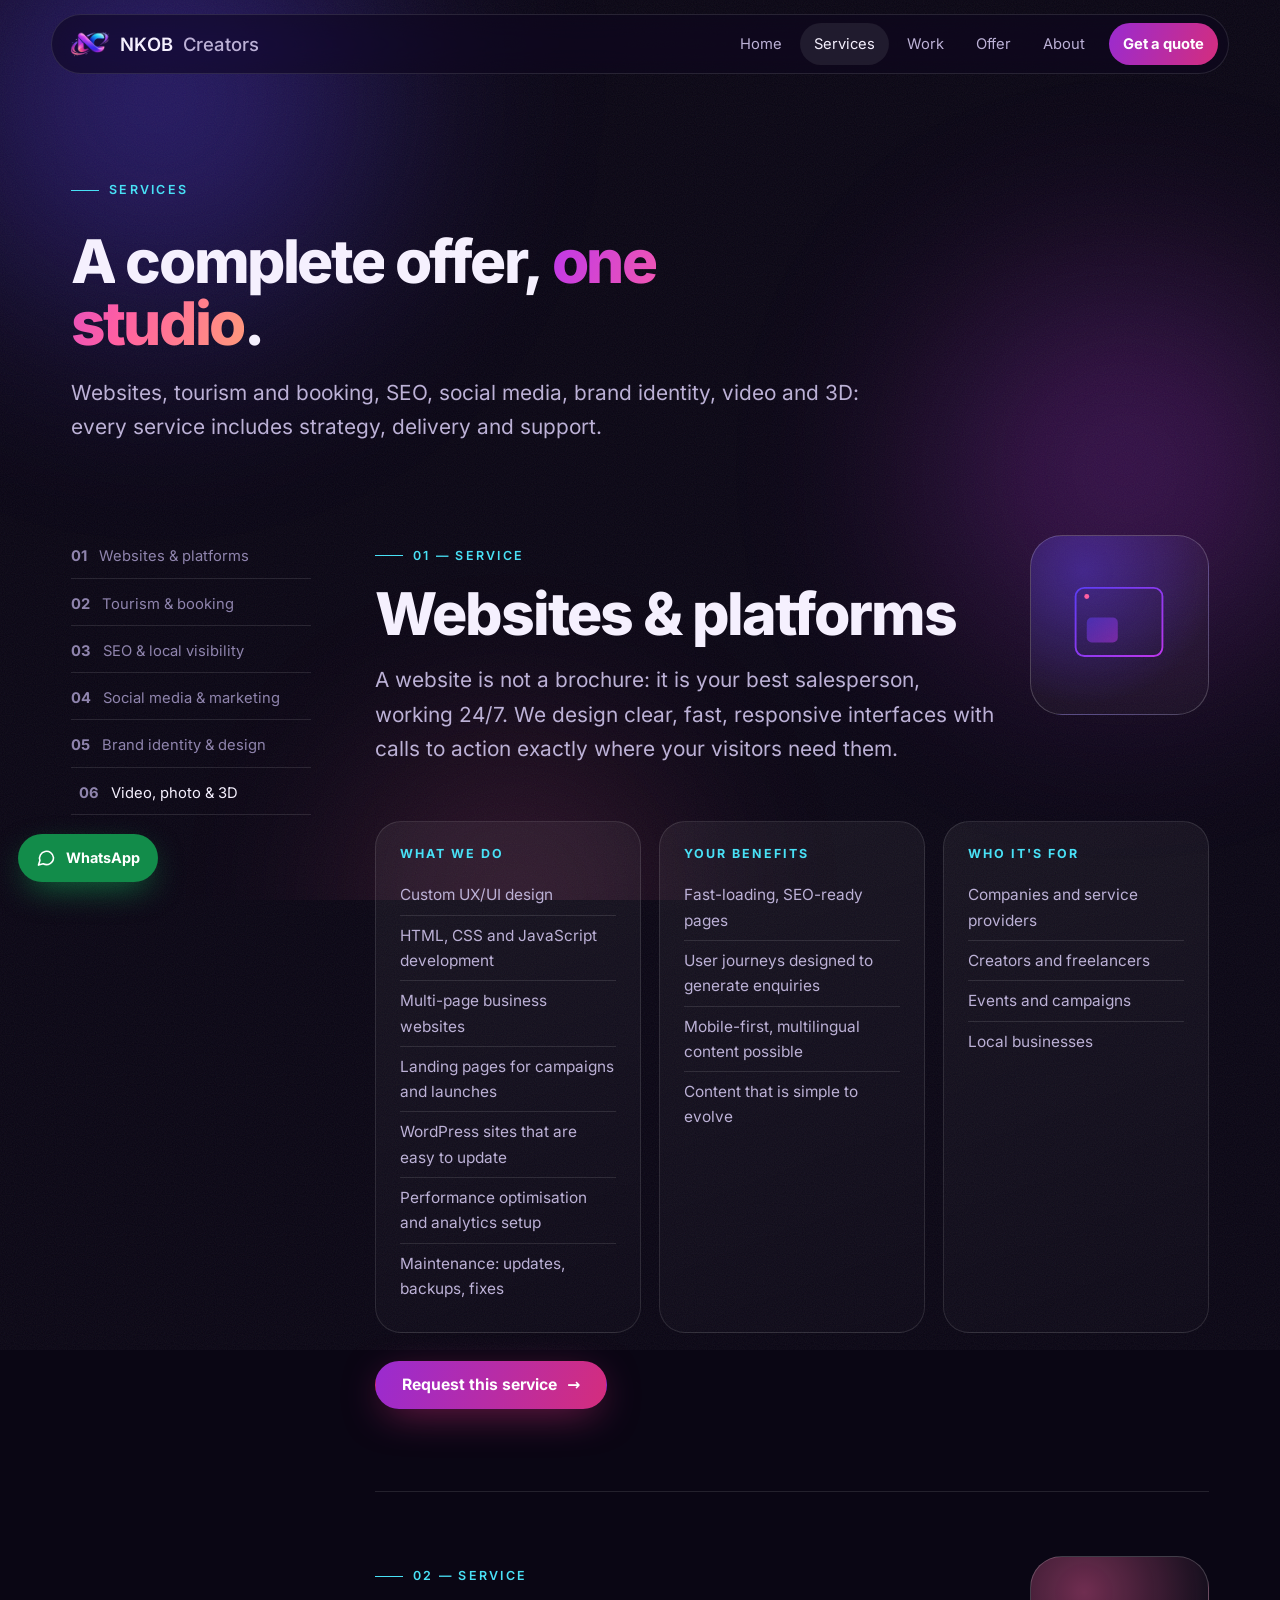
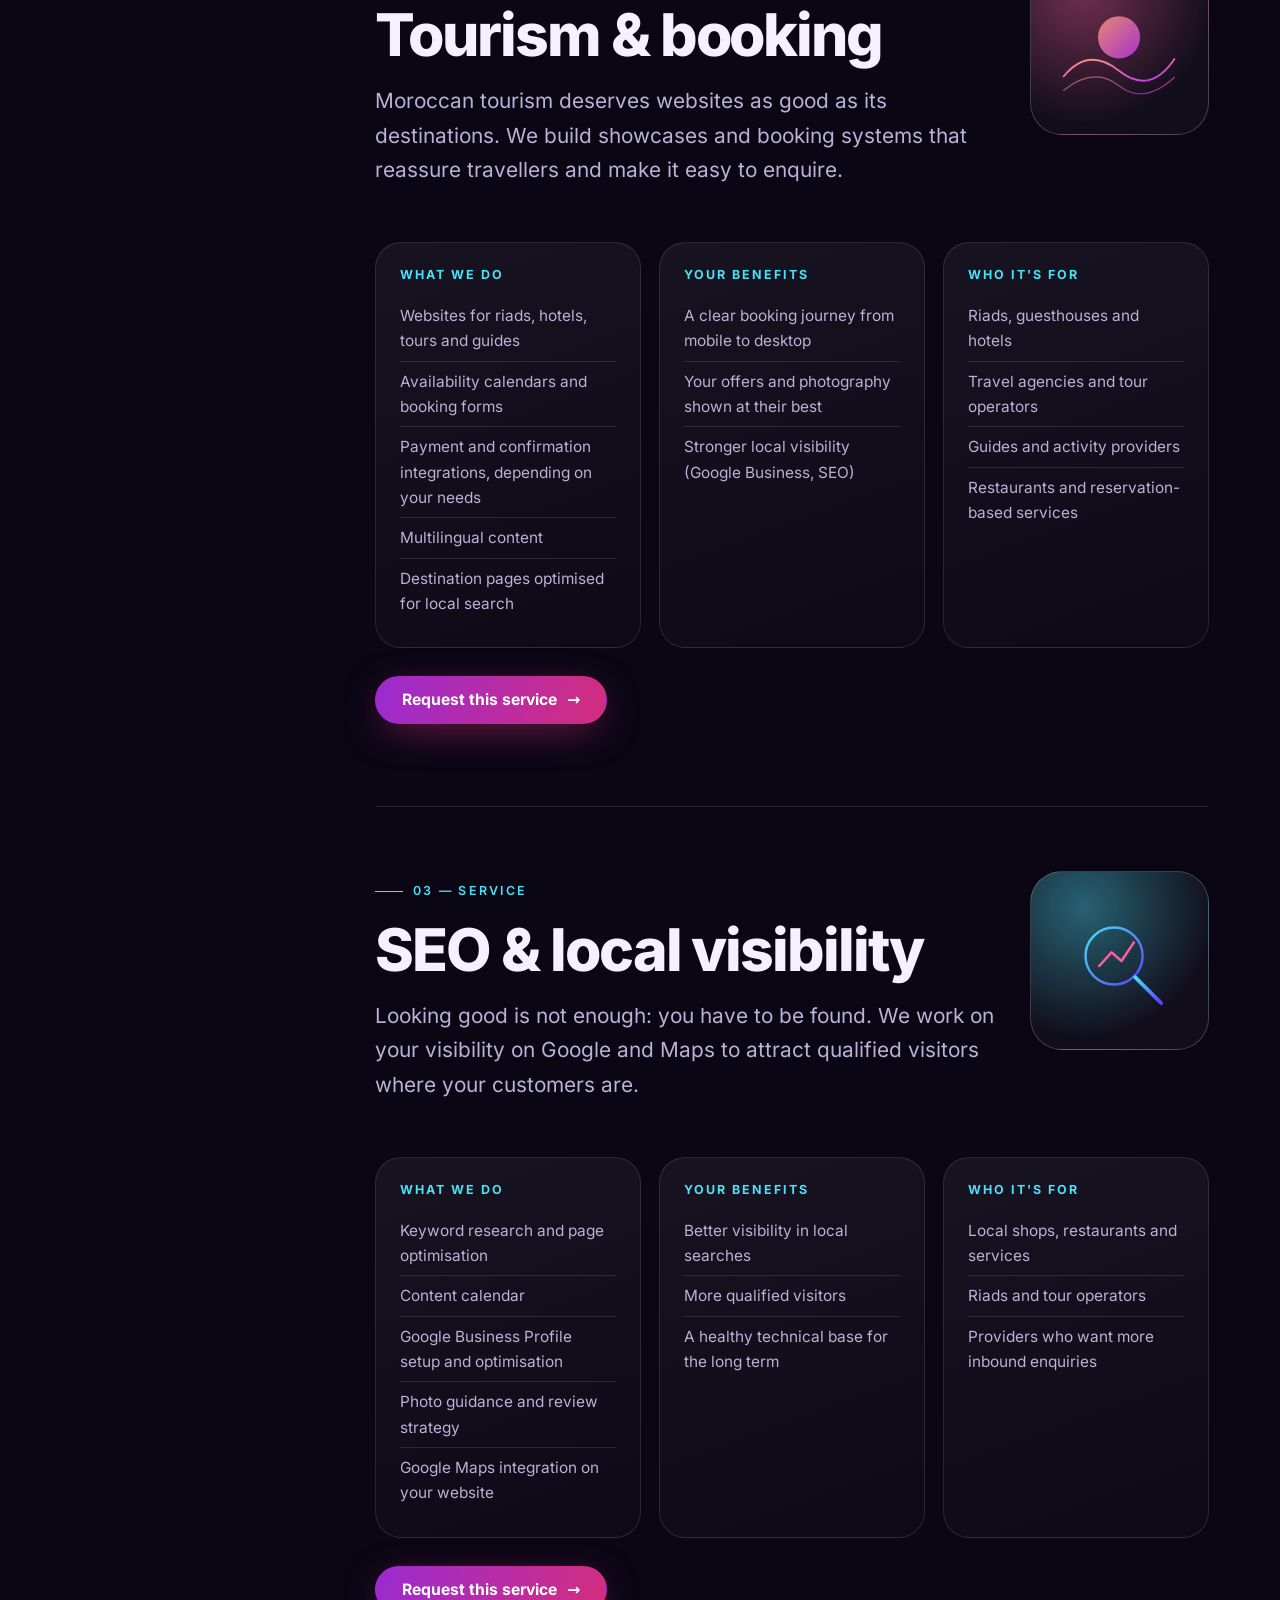
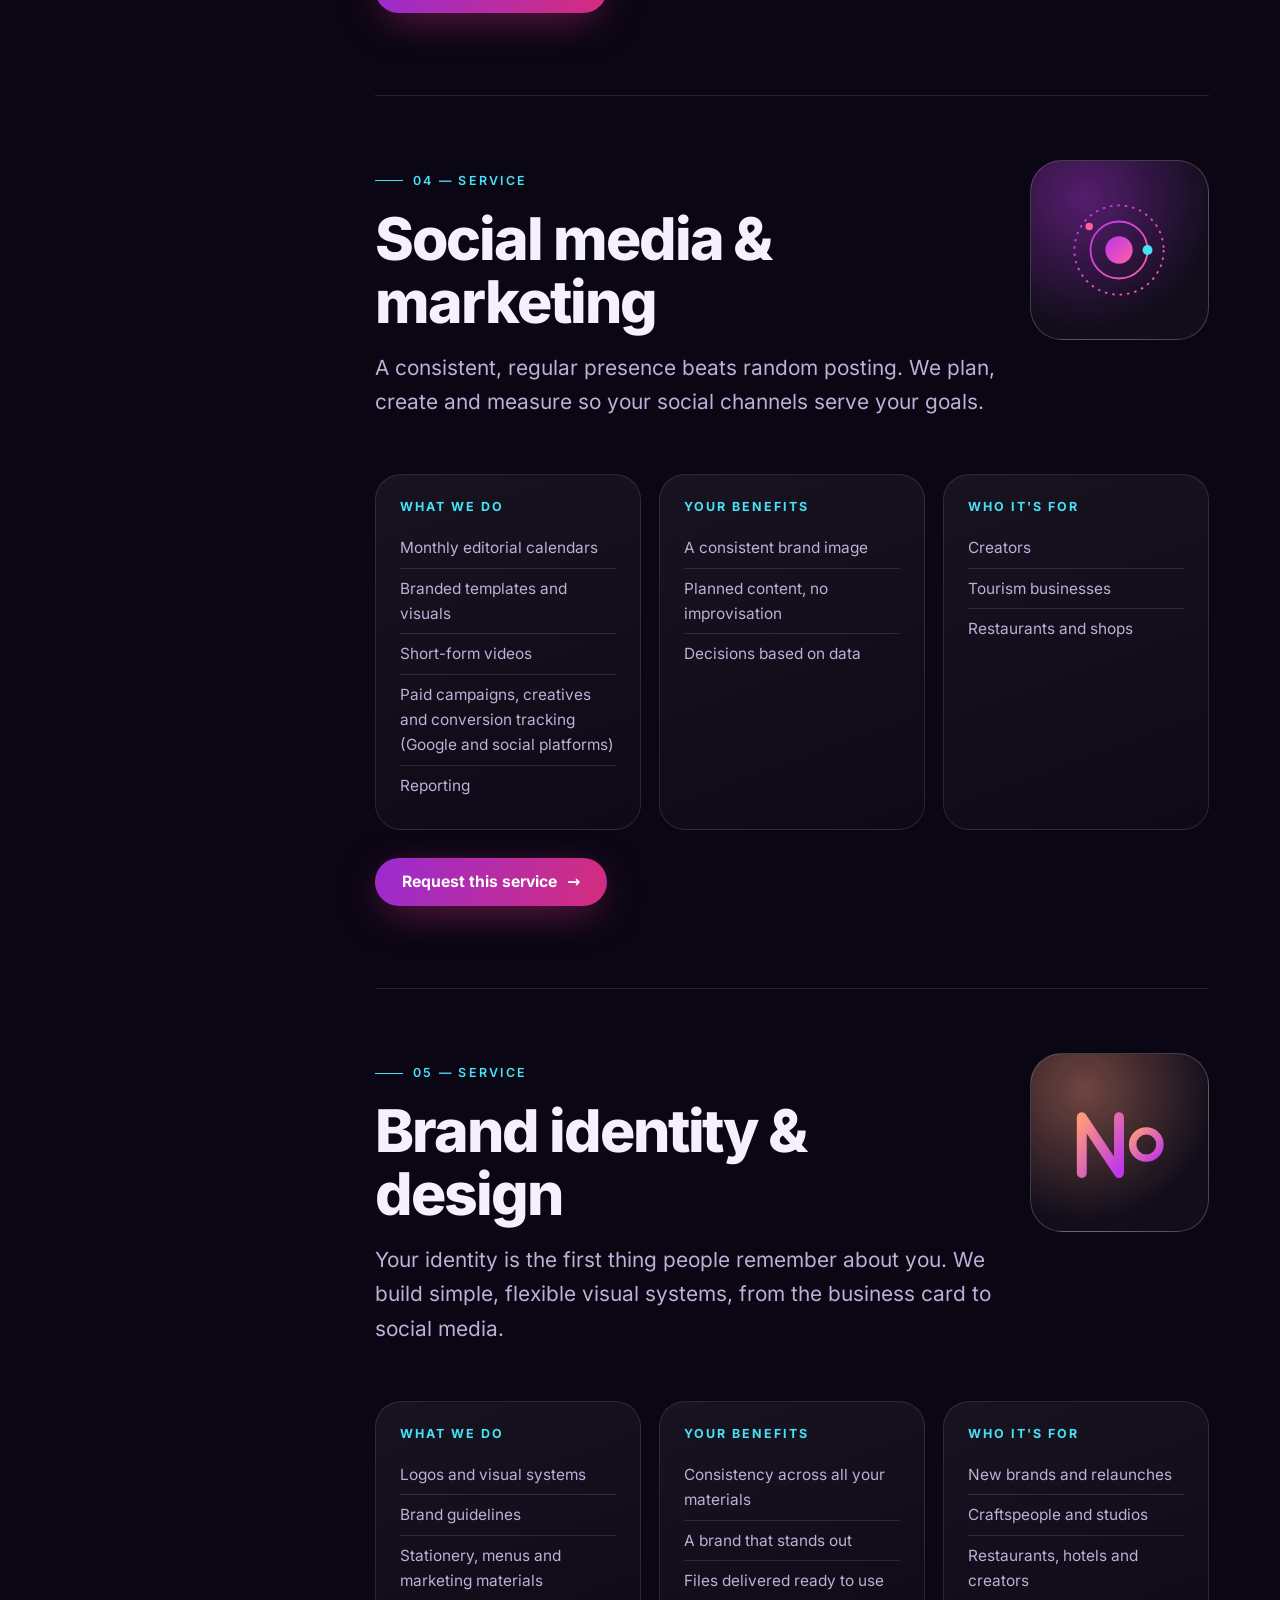
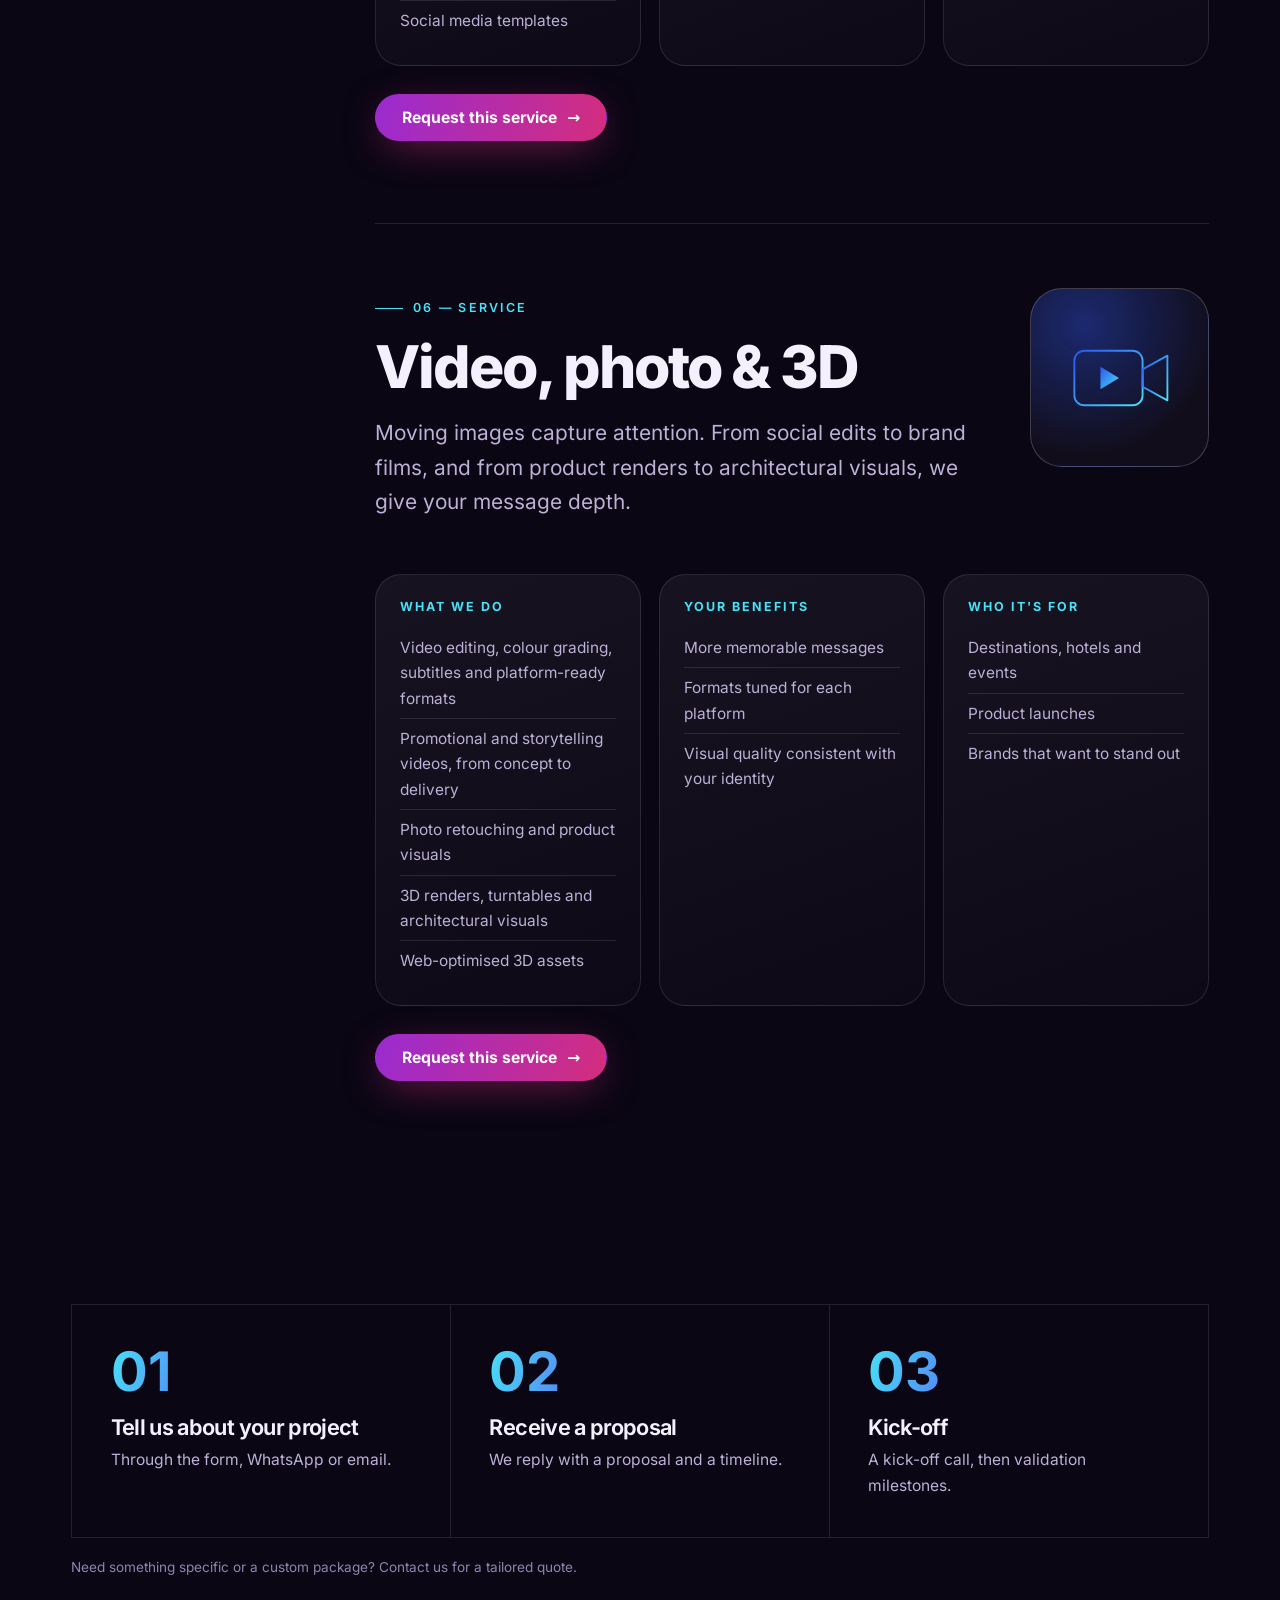
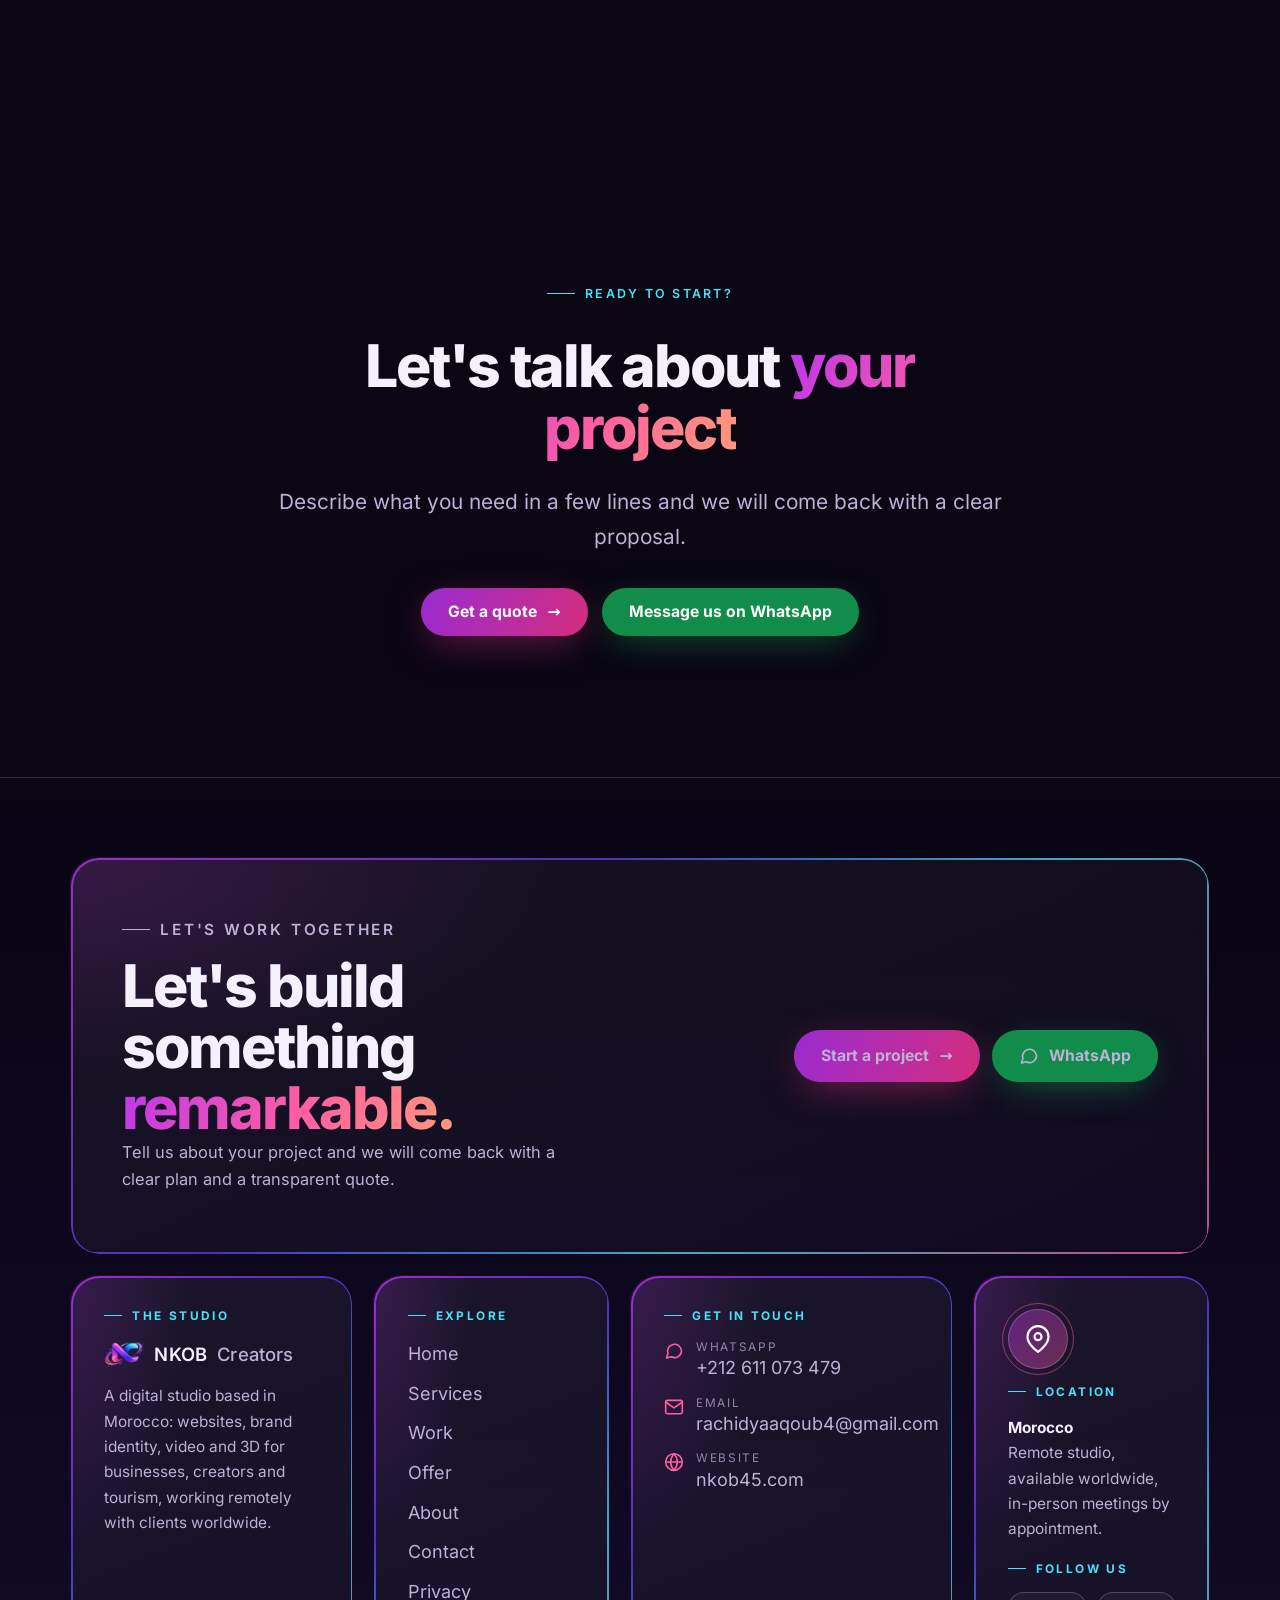
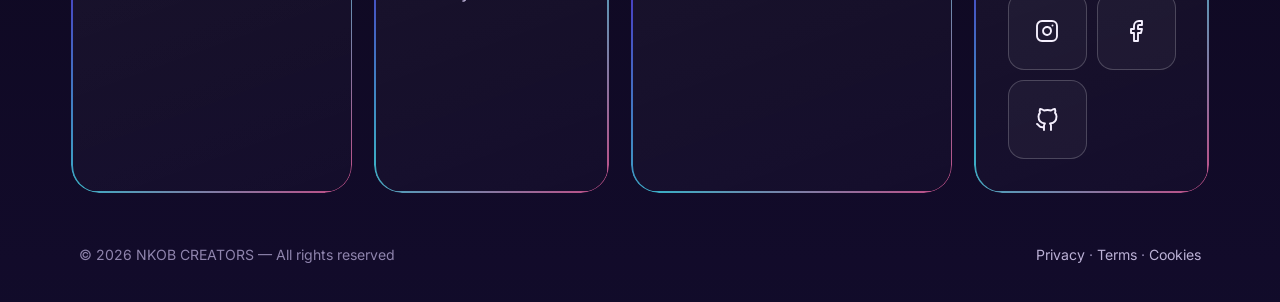
<file: services.html>
<!doctype html>
<html lang="en">
<head>
<meta charset="utf-8">
<meta name="viewport" content="width=device-width,initial-scale=1,viewport-fit=cover">
<script>document.documentElement.className+=" js"</script>
<title>Services — Websites, SEO, branding, video &amp; 3D | NKOB CREATORS</title>
<meta name="description" content="Website and booking platform development, local SEO, social media, brand identity, video and 3D: discover every service offered by NKOB CREATORS.">
<meta name="robots" content="index,follow,max-image-preview:large">
<meta name="theme-color" content="#0a0614">
<link rel="canonical" href="https://nkob45.com/services.html">
<link rel="icon" href="favicon.ico" sizes="any"><link rel="icon" type="image/png" sizes="32x32" href="assets/img/favicon-32.png"><link rel="apple-touch-icon" href="assets/img/apple-touch-icon.png"><link rel="manifest" href="site.webmanifest">
<meta property="og:type" content="website"><meta property="og:locale" content="en_US"><meta property="og:site_name" content="NKOB CREATORS">
<meta property="og:title" content="Services — Websites, SEO, branding, video &amp; 3D | NKOB CREATORS"><meta property="og:description" content="Website and booking platform development, local SEO, social media, brand identity, video and 3D: discover every service offered by NKOB CREATORS."><meta property="og:url" content="https://nkob45.com/services.html">
<meta property="og:image" content="https://nkob45.com/assets/img/og-cover.jpg"><meta property="og:image:width" content="1200"><meta property="og:image:height" content="630"><meta property="og:image:alt" content="NKOB CREATORS logo">
<meta name="twitter:card" content="summary_large_image">
<link rel="preload" href="assets/fonts/inter-latin-wght-normal.woff2" as="font" type="font/woff2" crossorigin>
<link rel="stylesheet" href="assets/css/styles.css">
<script type="application/ld+json">{"@context": "https://schema.org", "@graph": [{"@type": "ProfessionalService", "@id": "https://nkob45.com/#organization", "name": "NKOB CREATORS", "url": "https://nkob45.com/", "logo": "https://nkob45.com/assets/img/icon-512.png", "image": "https://nkob45.com/assets/img/og-cover.jpg", "description": "Digital studio based in Morocco: website design and development, brand identity, video, 3D, local SEO and tourism solutions.", "telephone": "+212611073479", "email": "rachidyaaqoub4@gmail.com", "address": {"@type": "PostalAddress", "addressCountry": "MA"}, "areaServed": "Worldwide", "sameAs": ["https://www.instagram.com/rachid__yaaqoub", "https://www.facebook.com/share/1TvZvdenSx/", "https://github.com/ryaaqoub9111-cmyk"], "knowsLanguage": ["en", "fr"]}, {"@type": "WebSite", "@id": "https://nkob45.com/#website", "url": "https://nkob45.com/", "name": "NKOB CREATORS", "inLanguage": "en", "publisher": {"@id": "https://nkob45.com/#organization"}}, {"@type": "Service", "name": "Websites & platforms", "description": "A website is not a brochure: it is your best salesperson, working 24/7. We design clear, fast, responsive interfaces with calls to action exactly where your visitors need them.", "provider": {"@id": "https://nkob45.com/#organization"}, "areaServed": "Worldwide", "url": "https://nkob45.com/services.html#websites"}, {"@type": "Service", "name": "Tourism & booking", "description": "Moroccan tourism deserves websites as good as its destinations. We build showcases and booking systems that reassure travellers and make it easy to enquire.", "provider": {"@id": "https://nkob45.com/#organization"}, "areaServed": "Worldwide", "url": "https://nkob45.com/services.html#tourism"}, {"@type": "Service", "name": "SEO & local visibility", "description": "Looking good is not enough: you have to be found. We work on your visibility on Google and Maps to attract qualified visitors where your customers are.", "provider": {"@id": "https://nkob45.com/#organization"}, "areaServed": "Worldwide", "url": "https://nkob45.com/services.html#seo"}, {"@type": "Service", "name": "Social media & marketing", "description": "A consistent, regular presence beats random posting. We plan, create and measure so your social channels serve your goals.", "provider": {"@id": "https://nkob45.com/#organization"}, "areaServed": "Worldwide", "url": "https://nkob45.com/services.html#social"}, {"@type": "Service", "name": "Brand identity & design", "description": "Your identity is the first thing people remember about you. We build simple, flexible visual systems, from the business card to social media.", "provider": {"@id": "https://nkob45.com/#organization"}, "areaServed": "Worldwide", "url": "https://nkob45.com/services.html#brand"}, {"@type": "Service", "name": "Video, photo & 3D", "description": "Moving images capture attention. From social edits to brand films, and from product renders to architectural visuals, we give your message depth.", "provider": {"@id": "https://nkob45.com/#organization"}, "areaServed": "Worldwide", "url": "https://nkob45.com/services.html#video-3d"}]}</script>
</head>
<body>
<div class="bg-aurora" aria-hidden="true"><i></i><i></i><i></i></div><div class="grain" aria-hidden="true"></div><div class="progress" aria-hidden="true"></div>
<a class="skip" href="#main">Skip to content</a>
<header class="hdr"><div class="hdr-in">
<a class="brand" href="index.html" aria-label="NKOB CREATORS — home"><img src="assets/img/logo-nkob.webp" alt="" width="40" height="26"><b>NKOB</b><span>Creators</span></a>
<nav class="nav" id="nav" aria-label="Main navigation"><a href="index.html">Home</a><a href="services.html" aria-current="page">Services</a><a href="portfolio.html">Work</a><a href="pricing.html">Offer</a><a href="about.html">About</a><a class="cta" href="contact.html">Get a quote</a></nav>
<button class="burger" type="button" aria-expanded="false" aria-controls="nav" aria-label="Open menu"><span></span><span></span><span></span></button>
</div></header>
<main id="main"><section class="page-hero"><div class="wrap"><p class="eyebrow rv">Services</p>
<h1 class="h-xl split">A complete offer, <span class="grad">one studio</span>.</h1>
<p class="lead rv" style="--d:.2s">Websites, tourism and booking, SEO, social media, brand identity, video and 3D: every service includes strategy, delivery and support.</p></div></section>
<section class="sec" style="padding-top:40px"><div class="wrap svc-layout"><nav class="svc-index" aria-label="Services index"><a href="#websites"><span>01</span>Websites &amp; platforms</a><a href="#tourism"><span>02</span>Tourism &amp; booking</a><a href="#seo"><span>03</span>SEO &amp; local visibility</a><a href="#social"><span>04</span>Social media &amp; marketing</a><a href="#brand"><span>05</span>Brand identity &amp; design</a><a href="#video-3d"><span>06</span>Video, photo &amp; 3D</a></nav><div><article class="svc" id="websites" aria-labelledby="websites-t">
<div class="svc-top"><div><span class="eyebrow rv">01 — Service</span><h2 class="h-lg rv" id="websites-t" style="margin:18px 0 18px">Websites &amp; platforms</h2><p class="lead rv">A website is not a brochure: it is your best salesperson, working 24/7. We design clear, fast, responsive interfaces with calls to action exactly where your visitors need them.</p></div>
<div class="svc-art rv" style="background:radial-gradient(circle at 30% 20%,#5b3df566,transparent 70%),rgba(255,255,255,.03)"><svg class="" viewBox="0 0 200 200" fill="none" aria-hidden="true"><rect x="30" y="40" width="140" height="110" rx="14" stroke="url(#mg1)" stroke-width="3"/><path d="M30 68h140" stroke="url(#mg1)" stroke-width="3"/><circle cx="48" cy="54" r="4" fill="#ff5fa2"/><rect x="48" y="88" width="50" height="40" rx="8" fill="url(#mg1)" opacity=".5"/><defs><linearGradient id="mg1" x1="0" y1="0" x2="1" y2="1"><stop stop-color="#5b3df5"/><stop offset="1" stop-color="#bd36eb"/></linearGradient></defs></svg></div></div>
<div class="cols"><div class="card rv"><h4>What we do</h4><ul><li>Custom UX/UI design</li><li>HTML, CSS and JavaScript development</li><li>Multi-page business websites</li><li>Landing pages for campaigns and launches</li><li>WordPress sites that are easy to update</li><li>Performance optimisation and analytics setup</li><li>Maintenance: updates, backups, fixes</li></ul></div><div class="card rv" style="--d:.08s"><h4>Your benefits</h4><ul><li>Fast-loading, SEO-ready pages</li><li>User journeys designed to generate enquiries</li><li>Mobile-first, multilingual content possible</li><li>Content that is simple to evolve</li></ul></div><div class="card rv" style="--d:.16s"><h4>Who it's for</h4><ul><li>Companies and service providers</li><li>Creators and freelancers</li><li>Events and campaigns</li><li>Local businesses</li></ul></div></div>
<p class="rv" style="margin-top:28px"><a class="btn btn-primary" href="contact.html?service=Website">Request this service <span class="arr" aria-hidden="true">→</span></a></p></article><article class="svc" id="tourism" aria-labelledby="tourism-t">
<div class="svc-top"><div><span class="eyebrow rv">02 — Service</span><h2 class="h-lg rv" id="tourism-t" style="margin:18px 0 18px">Tourism &amp; booking</h2><p class="lead rv">Moroccan tourism deserves websites as good as its destinations. We build showcases and booking systems that reassure travellers and make it easy to enquire.</p></div>
<div class="svc-art rv" style="background:radial-gradient(circle at 30% 20%,#ff5fa266,transparent 70%),rgba(255,255,255,.03)"><svg class="" viewBox="0 0 200 200" fill="none" aria-hidden="true"><circle cx="100" cy="86" r="34" fill="url(#mg2)" opacity=".85"/><path d="M10 150q40-50 90-10t90-20" stroke="url(#mg2)" stroke-width="3"/><path d="M10 172q50-40 90-8t90-14" stroke="url(#mg2)" stroke-width="2" opacity=".6"/><defs><linearGradient id="mg2" x1="0" y1="0" x2="1" y2="1"><stop stop-color="#ff9a7a"/><stop offset="1" stop-color="#bd36eb"/></linearGradient></defs></svg></div></div>
<div class="cols"><div class="card rv"><h4>What we do</h4><ul><li>Websites for riads, hotels, tours and guides</li><li>Availability calendars and booking forms</li><li>Payment and confirmation integrations, depending on your needs</li><li>Multilingual content</li><li>Destination pages optimised for local search</li></ul></div><div class="card rv" style="--d:.08s"><h4>Your benefits</h4><ul><li>A clear booking journey from mobile to desktop</li><li>Your offers and photography shown at their best</li><li>Stronger local visibility (Google Business, SEO)</li></ul></div><div class="card rv" style="--d:.16s"><h4>Who it's for</h4><ul><li>Riads, guesthouses and hotels</li><li>Travel agencies and tour operators</li><li>Guides and activity providers</li><li>Restaurants and reservation-based services</li></ul></div></div>
<p class="rv" style="margin-top:28px"><a class="btn btn-primary" href="contact.html?service=Tourism%20%26%20Booking">Request this service <span class="arr" aria-hidden="true">→</span></a></p></article><article class="svc" id="seo" aria-labelledby="seo-t">
<div class="svc-top"><div><span class="eyebrow rv">03 — Service</span><h2 class="h-lg rv" id="seo-t" style="margin:18px 0 18px">SEO &amp; local visibility</h2><p class="lead rv">Looking good is not enough: you have to be found. We work on your visibility on Google and Maps to attract qualified visitors where your customers are.</p></div>
<div class="svc-art rv" style="background:radial-gradient(circle at 30% 20%,#49e1f666,transparent 70%),rgba(255,255,255,.03)"><svg class="" viewBox="0 0 200 200" fill="none" aria-hidden="true"><circle cx="92" cy="92" r="46" stroke="url(#mg3)" stroke-width="4"/><path d="M126 126l42 42" stroke="url(#mg3)" stroke-width="6" stroke-linecap="round"/><path d="M68 108l20-22 16 14 20-30" stroke="#ff5fa2" stroke-width="4" stroke-linecap="round" stroke-linejoin="round"/><defs><linearGradient id="mg3" x1="0" y1="0" x2="1" y2="1"><stop stop-color="#49e1f6"/><stop offset="1" stop-color="#5b3df5"/></linearGradient></defs></svg></div></div>
<div class="cols"><div class="card rv"><h4>What we do</h4><ul><li>Keyword research and page optimisation</li><li>Content calendar</li><li>Google Business Profile setup and optimisation</li><li>Photo guidance and review strategy</li><li>Google Maps integration on your website</li></ul></div><div class="card rv" style="--d:.08s"><h4>Your benefits</h4><ul><li>Better visibility in local searches</li><li>More qualified visitors</li><li>A healthy technical base for the long term</li></ul></div><div class="card rv" style="--d:.16s"><h4>Who it's for</h4><ul><li>Local shops, restaurants and services</li><li>Riads and tour operators</li><li>Providers who want more inbound enquiries</li></ul></div></div>
<p class="rv" style="margin-top:28px"><a class="btn btn-primary" href="contact.html?service=SEO%20%26%20Google%20Business">Request this service <span class="arr" aria-hidden="true">→</span></a></p></article><article class="svc" id="social" aria-labelledby="social-t">
<div class="svc-top"><div><span class="eyebrow rv">04 — Service</span><h2 class="h-lg rv" id="social-t" style="margin:18px 0 18px">Social media &amp; marketing</h2><p class="lead rv">A consistent, regular presence beats random posting. We plan, create and measure so your social channels serve your goals.</p></div>
<div class="svc-art rv" style="background:radial-gradient(circle at 30% 20%,#bd36eb66,transparent 70%),rgba(255,255,255,.03)"><svg class="" viewBox="0 0 200 200" fill="none" aria-hidden="true"><circle cx="100" cy="100" r="22" fill="url(#mg4)"/><g stroke="url(#mg4)" stroke-width="3"><circle cx="100" cy="100" r="46"/><circle cx="100" cy="100" r="72" stroke-dasharray="4 8"/></g><circle cx="146" cy="100" r="8" fill="#49e1f6"/><circle cx="52" cy="62" r="6" fill="#ff5fa2"/><defs><linearGradient id="mg4" x1="0" y1="0" x2="1" y2="1"><stop stop-color="#bd36eb"/><stop offset="1" stop-color="#ff5fa2"/></linearGradient></defs></svg></div></div>
<div class="cols"><div class="card rv"><h4>What we do</h4><ul><li>Monthly editorial calendars</li><li>Branded templates and visuals</li><li>Short-form videos</li><li>Paid campaigns, creatives and conversion tracking (Google and social platforms)</li><li>Reporting</li></ul></div><div class="card rv" style="--d:.08s"><h4>Your benefits</h4><ul><li>A consistent brand image</li><li>Planned content, no improvisation</li><li>Decisions based on data</li></ul></div><div class="card rv" style="--d:.16s"><h4>Who it's for</h4><ul><li>Creators</li><li>Tourism businesses</li><li>Restaurants and shops</li></ul></div></div>
<p class="rv" style="margin-top:28px"><a class="btn btn-primary" href="contact.html?service=Social%20Media%20%26%20Marketing">Request this service <span class="arr" aria-hidden="true">→</span></a></p></article><article class="svc" id="brand" aria-labelledby="brand-t">
<div class="svc-top"><div><span class="eyebrow rv">05 — Service</span><h2 class="h-lg rv" id="brand-t" style="margin:18px 0 18px">Brand identity &amp; design</h2><p class="lead rv">Your identity is the first thing people remember about you. We build simple, flexible visual systems, from the business card to social media.</p></div>
<div class="svc-art rv" style="background:radial-gradient(circle at 30% 20%,#ff9a7a66,transparent 70%),rgba(255,255,255,.03)"><svg class="" viewBox="0 0 200 200" fill="none" aria-hidden="true"><path d="M40 150V60l60 90V60" stroke="url(#mg5)" stroke-width="16" stroke-linecap="round" stroke-linejoin="round"/><circle cx="144" cy="104" r="22" stroke="url(#mg5)" stroke-width="12"/><defs><linearGradient id="mg5" x1="0" y1="0" x2="1" y2="1"><stop stop-color="#ff9a7a"/><stop offset="1" stop-color="#bd36eb"/></linearGradient></defs></svg></div></div>
<div class="cols"><div class="card rv"><h4>What we do</h4><ul><li>Logos and visual systems</li><li>Brand guidelines</li><li>Stationery, menus and marketing materials</li><li>Social media templates</li></ul></div><div class="card rv" style="--d:.08s"><h4>Your benefits</h4><ul><li>Consistency across all your materials</li><li>A brand that stands out</li><li>Files delivered ready to use</li></ul></div><div class="card rv" style="--d:.16s"><h4>Who it's for</h4><ul><li>New brands and relaunches</li><li>Craftspeople and studios</li><li>Restaurants, hotels and creators</li></ul></div></div>
<p class="rv" style="margin-top:28px"><a class="btn btn-primary" href="contact.html?service=Brand%20Identity">Request this service <span class="arr" aria-hidden="true">→</span></a></p></article><article class="svc" id="video-3d" aria-labelledby="video-3d-t">
<div class="svc-top"><div><span class="eyebrow rv">06 — Service</span><h2 class="h-lg rv" id="video-3d-t" style="margin:18px 0 18px">Video, photo &amp; 3D</h2><p class="lead rv">Moving images capture attention. From social edits to brand films, and from product renders to architectural visuals, we give your message depth.</p></div>
<div class="svc-art rv" style="background:radial-gradient(circle at 30% 20%,#2a55f066,transparent 70%),rgba(255,255,255,.03)"><svg class="" viewBox="0 0 200 200" fill="none" aria-hidden="true"><rect x="28" y="56" width="110" height="88" rx="16" stroke="url(#mg6)" stroke-width="3"/><path d="M138 86l40-22v72l-40-22z" stroke="url(#mg6)" stroke-width="3" stroke-linejoin="round"/><path d="M70 82l30 18-30 18z" fill="url(#mg6)"/><defs><linearGradient id="mg6" x1="0" y1="0" x2="1" y2="1"><stop stop-color="#2a55f0"/><stop offset="1" stop-color="#49e1f6"/></linearGradient></defs></svg></div></div>
<div class="cols"><div class="card rv"><h4>What we do</h4><ul><li>Video editing, colour grading, subtitles and platform-ready formats</li><li>Promotional and storytelling videos, from concept to delivery</li><li>Photo retouching and product visuals</li><li>3D renders, turntables and architectural visuals</li><li>Web-optimised 3D assets</li></ul></div><div class="card rv" style="--d:.08s"><h4>Your benefits</h4><ul><li>More memorable messages</li><li>Formats tuned for each platform</li><li>Visual quality consistent with your identity</li></ul></div><div class="card rv" style="--d:.16s"><h4>Who it's for</h4><ul><li>Destinations, hotels and events</li><li>Product launches</li><li>Brands that want to stand out</li></ul></div></div>
<p class="rv" style="margin-top:28px"><a class="btn btn-primary" href="contact.html?service=Video%20%26%20Photo">Request this service <span class="arr" aria-hidden="true">→</span></a></p></article></div></div></section>
<section class="sec" style="padding-top:0"><div class="wrap"><ol class="steps" style="list-style:none;padding:0;margin:0"><li class="step rv"><div class="n">01</div><h3>Tell us about your project</h3><p>Through the form, WhatsApp or email.</p></li><li class="step rv"><div class="n">02</div><h3>Receive a proposal</h3><p>We reply with a proposal and a timeline.</p></li><li class="step rv"><div class="n">03</div><h3>Kick-off</h3><p>A kick-off call, then validation milestones.</p></li></ol>
<p class="fine rv">Need something specific or a custom package? Contact us for a tailored quote.</p></div></section>
<section class="sec" aria-labelledby="cta-t"><div class="wrap" style="text-align:center">
<p class="eyebrow rv" style="justify-content:center">Ready to start?</p>
<h2 class="h-lg rv" id="cta-t" style="margin:22px auto 26px;max-width:18ch">Let's talk about <span class="grad">your project</span></h2>
<p class="lead rv" style="margin:0 auto 34px">Describe what you need in a few lines and we will come back with a clear proposal.</p>
<div class="rv" style="display:flex;gap:14px;justify-content:center;flex-wrap:wrap"><a class="btn btn-primary" href="contact.html">Get a quote <span class="arr" aria-hidden="true">→</span></a><a class="btn btn-wa" href="https://wa.me/212611073479" target="_blank" rel="noopener noreferrer">Message us on WhatsApp</a></div>
</div></section></main>
<footer class="ftr"><div class="wrap">
<div class="frame ftr-cta"><div><p class="eyebrow" style="margin:0 0 18px">Let's work together</p><p class="ftr-big">Let's build something <span class="grad">remarkable.</span></p><p>Tell us about your project and we will come back with a clear plan and a transparent quote.</p></div>
<div class="acts"><a class="btn btn-primary" href="contact.html">Start a project <span class="arr" aria-hidden="true">→</span></a><a class="btn btn-wa" href="https://wa.me/212611073479?text=Hello%20NKOB%20CREATORS%2C%20I%27d%20like%20to%20discuss%20a%20project." target="_blank" rel="noopener noreferrer"><svg class="ico" viewBox="0 0 24 24" aria-hidden="true" focusable="false"><path d="M21 11.5a8.4 8.4 0 0 1-12.4 7.4L3 20.5l1.7-5.4A8.4 8.4 0 1 1 21 11.5z"/></svg> WhatsApp</a></div></div>
<div class="ftr-grid">
<div class="frame"><h4>The studio</h4><a class="brand" href="index.html" style="margin-bottom:14px"><img src="assets/img/logo-nkob.webp" alt="" width="40" height="26"><b>NKOB</b><span>Creators</span></a>
<p>A digital studio based in Morocco: websites, brand identity, video and 3D for businesses, creators and tourism, working remotely with clients worldwide.</p></div>
<div class="frame"><h4>Explore</h4><ul><li><a href="index.html">Home</a></li><li><a href="services.html">Services</a></li><li><a href="portfolio.html">Work</a></li><li><a href="pricing.html">Offer</a></li><li><a href="about.html">About</a></li><li><a href="contact.html">Contact</a></li><li><a href="privacy.html">Privacy</a></li></ul></div>
<div class="frame"><h4>Get in touch</h4>
<div class="crow"><svg class="ico" viewBox="0 0 24 24" aria-hidden="true" focusable="false"><path d="M21 11.5a8.4 8.4 0 0 1-12.4 7.4L3 20.5l1.7-5.4A8.4 8.4 0 1 1 21 11.5z"/></svg><div><small>WhatsApp</small><a href="https://wa.me/212611073479" target="_blank" rel="noopener noreferrer">+212 611 073 479</a></div></div>
<div class="crow"><svg class="ico" viewBox="0 0 24 24" aria-hidden="true" focusable="false"><path d="M4 4h16c1.1 0 2 .9 2 2v12c0 1.1-.9 2-2 2H4c-1.1 0-2-.9-2-2V6c0-1.1.9-2 2-2z"/><path d="M22 6l-10 7L2 6"/></svg><div><small>Email</small><a href="mailto:rachidyaaqoub4@gmail.com">rachidyaaqoub4@gmail.com</a></div></div>
<div class="crow"><svg class="ico" viewBox="0 0 24 24" aria-hidden="true" focusable="false"><circle cx="12" cy="12" r="10"/><path d="M2 12h20"/><path d="M12 2a15.3 15.3 0 0 1 4 10 15.3 15.3 0 0 1-4 10 15.3 15.3 0 0 1-4-10 15.3 15.3 0 0 1 4-10z"/></svg><div><small>Website</small><a href="https://nkob45.com/">nkob45.com</a></div></div></div>
<div class="frame"><div class="pin"><svg class="ico" viewBox="0 0 24 24" aria-hidden="true" focusable="false"><path d="M21 10c0 7-9 13-9 13s-9-6-9-13a9 9 0 0 1 18 0z"/><circle cx="12" cy="10" r="3"/></svg></div><h4>Location</h4><p><strong style="color:var(--tx)">Morocco</strong><br>Remote studio, available worldwide, in-person meetings by appointment.</p>
<h4 style="margin-top:20px">Follow us</h4><div class="soc"><a href="https://www.instagram.com/rachid__yaaqoub" target="_blank" rel="noopener noreferrer" aria-label="Instagram" title="Instagram"><svg class="ico" viewBox="0 0 24 24" aria-hidden="true" focusable="false"><rect x="2" y="2" width="20" height="20" rx="5"/><path d="M16 11.37A4 4 0 1 1 12.63 8 4 4 0 0 1 16 11.37z"/><path d="M17.5 6.5h.01"/></svg></a><a href="https://www.facebook.com/share/1TvZvdenSx/" target="_blank" rel="noopener noreferrer" aria-label="Facebook" title="Facebook"><svg class="ico" viewBox="0 0 24 24" aria-hidden="true" focusable="false"><path d="M18 2h-3a5 5 0 0 0-5 5v3H7v4h3v8h4v-8h3l1-4h-4V7a1 1 0 0 1 1-1h3z"/></svg></a><a href="https://github.com/ryaaqoub9111-cmyk" target="_blank" rel="noopener noreferrer" aria-label="GitHub" title="GitHub"><svg class="ico" viewBox="0 0 24 24" aria-hidden="true" focusable="false"><path d="M9 19c-5 1.5-5-2.5-7-3m14 6v-3.87a3.37 3.37 0 0 0-.94-2.61c3.14-.35 6.44-1.54 6.44-7A5.44 5.44 0 0 0 20 4.77 5.07 5.07 0 0 0 19.91 1S18.73.65 16 2.48a13.38 13.38 0 0 0-7 0C6.27.65 5.09 1 5.09 1A5.07 5.07 0 0 0 5 4.77a5.44 5.44 0 0 0-1.5 3.78c0 5.42 3.3 6.61 6.44 7A3.37 3.37 0 0 0 9 18.13V22"/></svg></a></div></div>
</div>
<div class="ftr-bot"><span>© <span id="year">2026</span> NKOB CREATORS — All rights reserved</span><span><a href="privacy.html">Privacy</a> · <a href="terms.html">Terms</a> · <a href="cookies.html">Cookies</a></span></div>
</div></footer>
<a class="wa-float" href="https://wa.me/212611073479?text=Hello%20NKOB%20CREATORS%2C%20I%27d%20like%20to%20discuss%20a%20project." target="_blank" rel="noopener noreferrer" aria-label="Chat on WhatsApp"><svg class="ico" viewBox="0 0 24 24" aria-hidden="true" focusable="false"><path d="M21 11.5a8.4 8.4 0 0 1-12.4 7.4L3 20.5l1.7-5.4A8.4 8.4 0 1 1 21 11.5z"/></svg><span>WhatsApp</span></a>
<button class="totop" type="button" aria-label="Back to top">↑</button>
<script src="assets/js/main.js" defer></script>
</body>
</html>
</file>
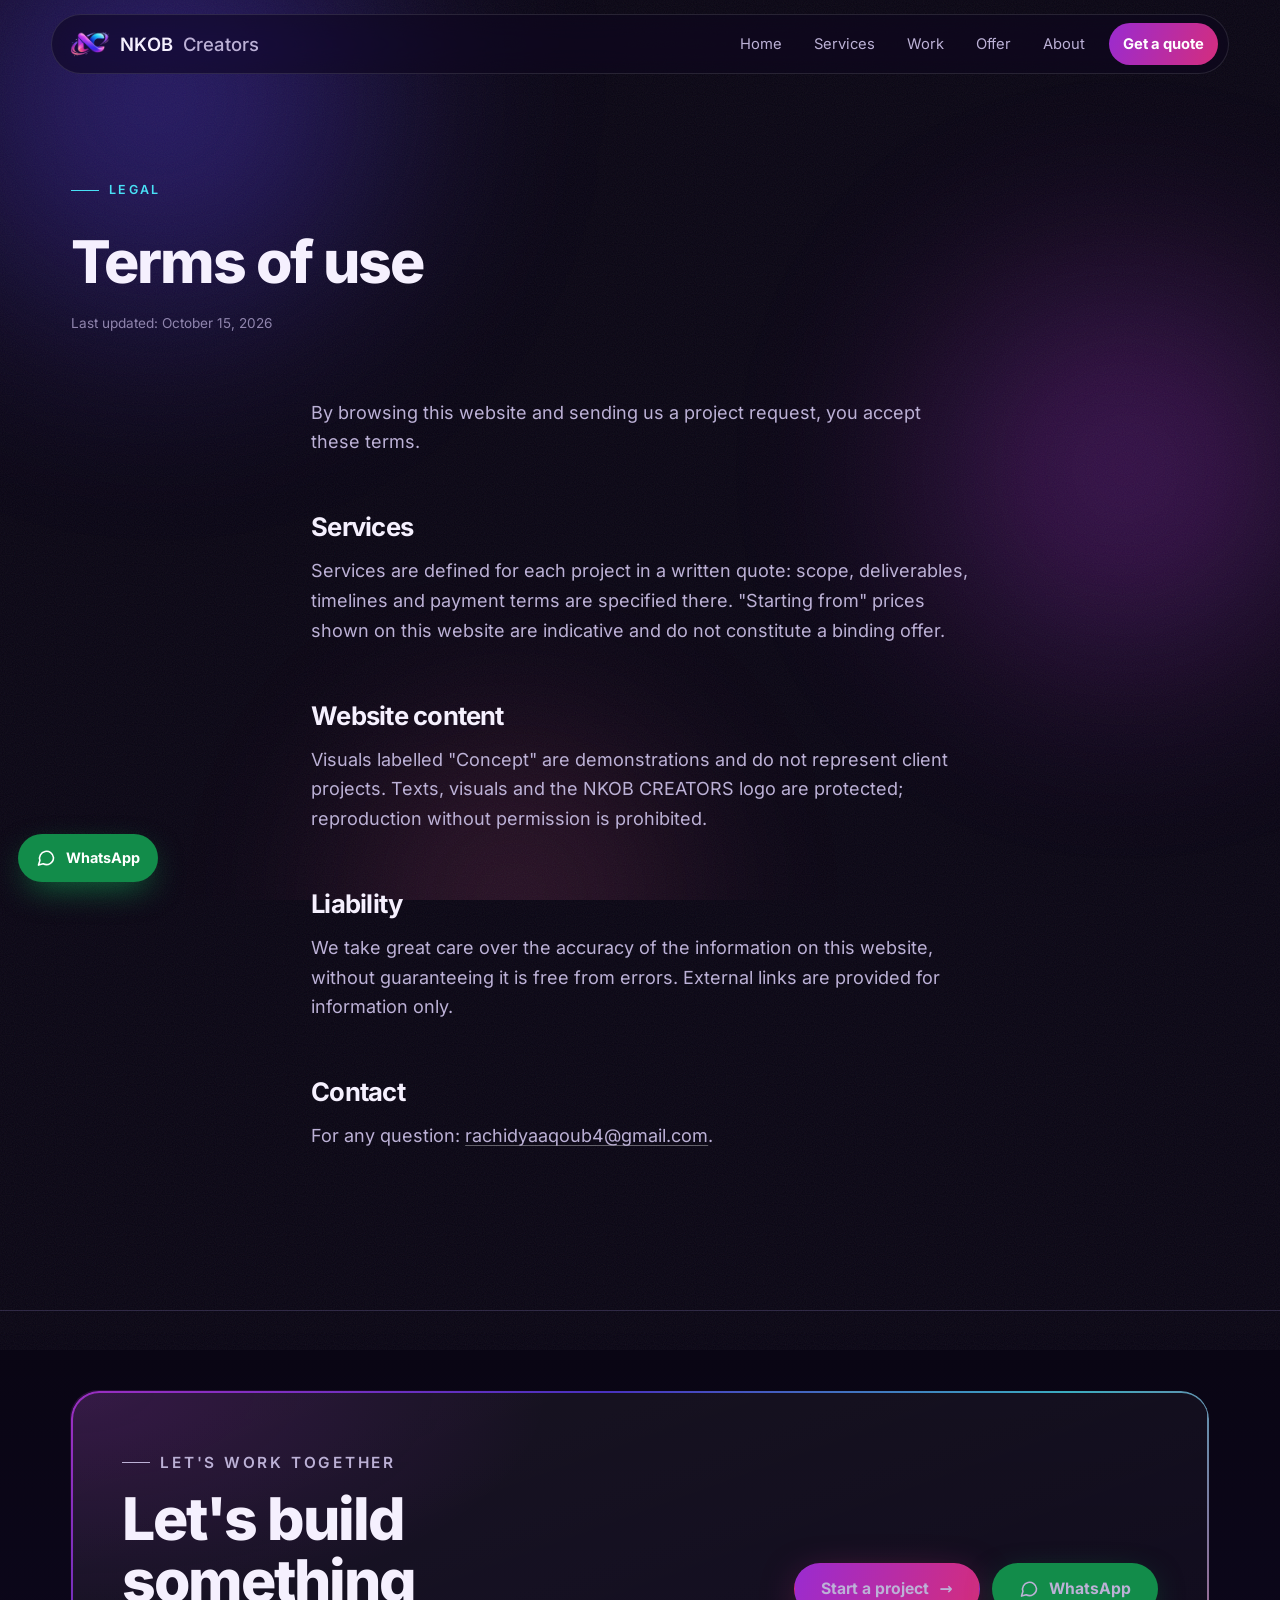
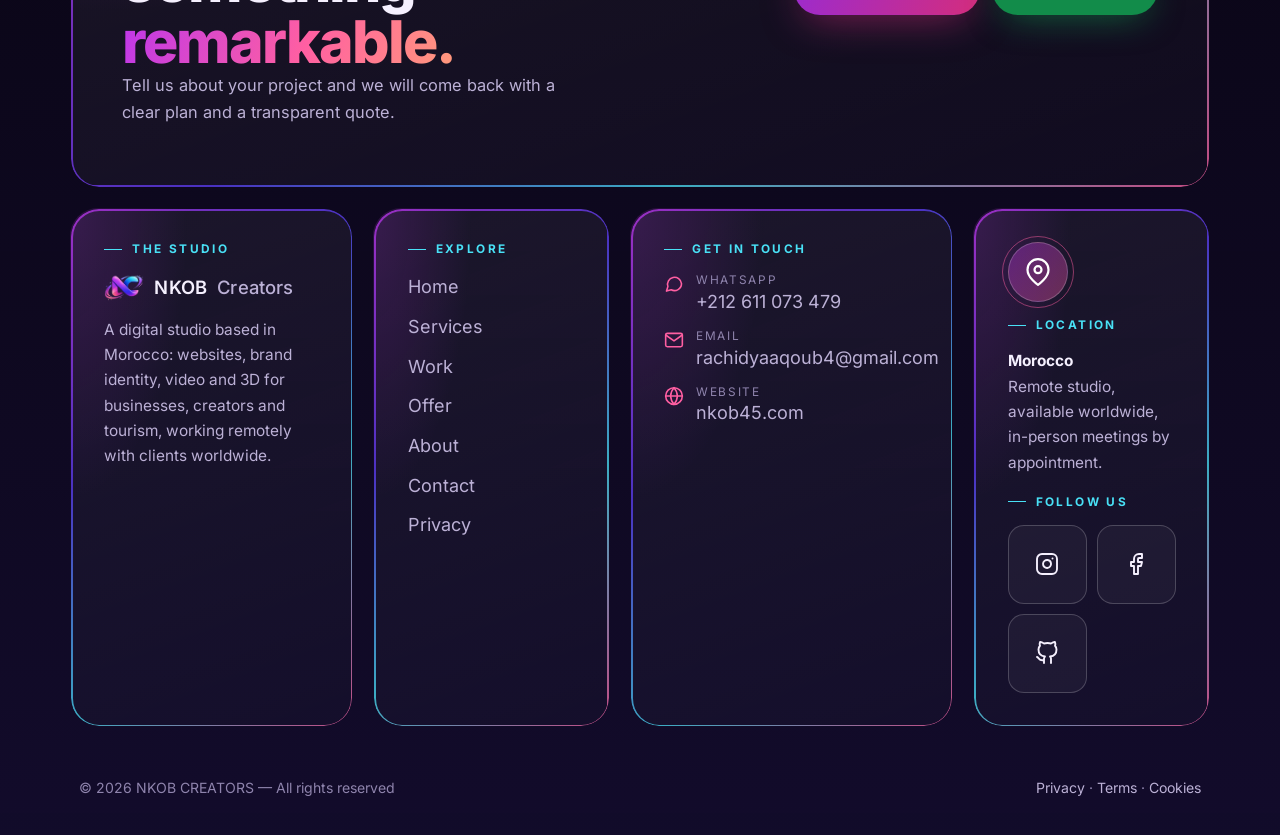
<file: terms.html>
<!doctype html>
<html lang="en">
<head>
<meta charset="utf-8">
<meta name="viewport" content="width=device-width,initial-scale=1,viewport-fit=cover">
<script>document.documentElement.className+=" js"</script>
<title>Terms — NKOB CREATORS</title>
<meta name="description" content="Website terms of use and general framework of NKOB CREATORS services.">
<meta name="robots" content="index,follow,max-image-preview:large">
<meta name="theme-color" content="#0a0614">
<link rel="canonical" href="https://nkob45.com/terms.html">
<link rel="icon" href="favicon.ico" sizes="any"><link rel="icon" type="image/png" sizes="32x32" href="assets/img/favicon-32.png"><link rel="apple-touch-icon" href="assets/img/apple-touch-icon.png"><link rel="manifest" href="site.webmanifest">
<meta property="og:type" content="website"><meta property="og:locale" content="en_US"><meta property="og:site_name" content="NKOB CREATORS">
<meta property="og:title" content="Terms — NKOB CREATORS"><meta property="og:description" content="Website terms of use and general framework of NKOB CREATORS services."><meta property="og:url" content="https://nkob45.com/terms.html">
<meta property="og:image" content="https://nkob45.com/assets/img/og-cover.jpg"><meta property="og:image:width" content="1200"><meta property="og:image:height" content="630"><meta property="og:image:alt" content="NKOB CREATORS logo">
<meta name="twitter:card" content="summary_large_image">
<link rel="preload" href="assets/fonts/inter-latin-wght-normal.woff2" as="font" type="font/woff2" crossorigin>
<link rel="stylesheet" href="assets/css/styles.css">
<script type="application/ld+json">{"@context": "https://schema.org", "@graph": [{"@type": "ProfessionalService", "@id": "https://nkob45.com/#organization", "name": "NKOB CREATORS", "url": "https://nkob45.com/", "logo": "https://nkob45.com/assets/img/icon-512.png", "image": "https://nkob45.com/assets/img/og-cover.jpg", "description": "Digital studio based in Morocco: website design and development, brand identity, video, 3D, local SEO and tourism solutions.", "telephone": "+212611073479", "email": "rachidyaaqoub4@gmail.com", "address": {"@type": "PostalAddress", "addressCountry": "MA"}, "areaServed": "Worldwide", "sameAs": ["https://www.instagram.com/rachid__yaaqoub", "https://www.facebook.com/share/1TvZvdenSx/", "https://github.com/ryaaqoub9111-cmyk"], "knowsLanguage": ["en", "fr"]}, {"@type": "WebSite", "@id": "https://nkob45.com/#website", "url": "https://nkob45.com/", "name": "NKOB CREATORS", "inLanguage": "en", "publisher": {"@id": "https://nkob45.com/#organization"}}]}</script>
</head>
<body>
<div class="bg-aurora" aria-hidden="true"><i></i><i></i><i></i></div><div class="grain" aria-hidden="true"></div><div class="progress" aria-hidden="true"></div>
<a class="skip" href="#main">Skip to content</a>
<header class="hdr"><div class="hdr-in">
<a class="brand" href="index.html" aria-label="NKOB CREATORS — home"><img src="assets/img/logo-nkob.webp" alt="" width="40" height="26"><b>NKOB</b><span>Creators</span></a>
<nav class="nav" id="nav" aria-label="Main navigation"><a href="index.html">Home</a><a href="services.html">Services</a><a href="portfolio.html">Work</a><a href="pricing.html">Offer</a><a href="about.html">About</a><a class="cta" href="contact.html">Get a quote</a></nav>
<button class="burger" type="button" aria-expanded="false" aria-controls="nav" aria-label="Open menu"><span></span><span></span><span></span></button>
</div></header>
<main id="main"><section class="page-hero"><div class="wrap"><p class="eyebrow">Legal</p><h1 class="h-lg" style="margin:22px 0 10px;max-width:none">Terms of use</h1><p class="fine">Last updated: October 15, 2026</p></div></section><section class="sec" style="padding-top:20px"><div class="wrap prose">
<p>By browsing this website and sending us a project request, you accept these terms.</p>
<h2>Services</h2><p>Services are defined for each project in a written quote: scope, deliverables, timelines and payment terms are specified there. "Starting from" prices shown on this website are indicative and do not constitute a binding offer.</p>
<h2>Website content</h2><p>Visuals labelled "Concept" are demonstrations and do not represent client projects. Texts, visuals and the NKOB CREATORS logo are protected; reproduction without permission is prohibited.</p>
<h2>Liability</h2><p>We take great care over the accuracy of the information on this website, without guaranteeing it is free from errors. External links are provided for information only.</p>
<h2>Contact</h2><p>For any question: <a href="mailto:rachidyaaqoub4@gmail.com">rachidyaaqoub4@gmail.com</a>.</p></div></section></main>
<footer class="ftr"><div class="wrap">
<div class="frame ftr-cta"><div><p class="eyebrow" style="margin:0 0 18px">Let's work together</p><p class="ftr-big">Let's build something <span class="grad">remarkable.</span></p><p>Tell us about your project and we will come back with a clear plan and a transparent quote.</p></div>
<div class="acts"><a class="btn btn-primary" href="contact.html">Start a project <span class="arr" aria-hidden="true">→</span></a><a class="btn btn-wa" href="https://wa.me/212611073479?text=Hello%20NKOB%20CREATORS%2C%20I%27d%20like%20to%20discuss%20a%20project." target="_blank" rel="noopener noreferrer"><svg class="ico" viewBox="0 0 24 24" aria-hidden="true" focusable="false"><path d="M21 11.5a8.4 8.4 0 0 1-12.4 7.4L3 20.5l1.7-5.4A8.4 8.4 0 1 1 21 11.5z"/></svg> WhatsApp</a></div></div>
<div class="ftr-grid">
<div class="frame"><h4>The studio</h4><a class="brand" href="index.html" style="margin-bottom:14px"><img src="assets/img/logo-nkob.webp" alt="" width="40" height="26"><b>NKOB</b><span>Creators</span></a>
<p>A digital studio based in Morocco: websites, brand identity, video and 3D for businesses, creators and tourism, working remotely with clients worldwide.</p></div>
<div class="frame"><h4>Explore</h4><ul><li><a href="index.html">Home</a></li><li><a href="services.html">Services</a></li><li><a href="portfolio.html">Work</a></li><li><a href="pricing.html">Offer</a></li><li><a href="about.html">About</a></li><li><a href="contact.html">Contact</a></li><li><a href="privacy.html">Privacy</a></li></ul></div>
<div class="frame"><h4>Get in touch</h4>
<div class="crow"><svg class="ico" viewBox="0 0 24 24" aria-hidden="true" focusable="false"><path d="M21 11.5a8.4 8.4 0 0 1-12.4 7.4L3 20.5l1.7-5.4A8.4 8.4 0 1 1 21 11.5z"/></svg><div><small>WhatsApp</small><a href="https://wa.me/212611073479" target="_blank" rel="noopener noreferrer">+212 611 073 479</a></div></div>
<div class="crow"><svg class="ico" viewBox="0 0 24 24" aria-hidden="true" focusable="false"><path d="M4 4h16c1.1 0 2 .9 2 2v12c0 1.1-.9 2-2 2H4c-1.1 0-2-.9-2-2V6c0-1.1.9-2 2-2z"/><path d="M22 6l-10 7L2 6"/></svg><div><small>Email</small><a href="mailto:rachidyaaqoub4@gmail.com">rachidyaaqoub4@gmail.com</a></div></div>
<div class="crow"><svg class="ico" viewBox="0 0 24 24" aria-hidden="true" focusable="false"><circle cx="12" cy="12" r="10"/><path d="M2 12h20"/><path d="M12 2a15.3 15.3 0 0 1 4 10 15.3 15.3 0 0 1-4 10 15.3 15.3 0 0 1-4-10 15.3 15.3 0 0 1 4-10z"/></svg><div><small>Website</small><a href="https://nkob45.com/">nkob45.com</a></div></div></div>
<div class="frame"><div class="pin"><svg class="ico" viewBox="0 0 24 24" aria-hidden="true" focusable="false"><path d="M21 10c0 7-9 13-9 13s-9-6-9-13a9 9 0 0 1 18 0z"/><circle cx="12" cy="10" r="3"/></svg></div><h4>Location</h4><p><strong style="color:var(--tx)">Morocco</strong><br>Remote studio, available worldwide, in-person meetings by appointment.</p>
<h4 style="margin-top:20px">Follow us</h4><div class="soc"><a href="https://www.instagram.com/rachid__yaaqoub" target="_blank" rel="noopener noreferrer" aria-label="Instagram" title="Instagram"><svg class="ico" viewBox="0 0 24 24" aria-hidden="true" focusable="false"><rect x="2" y="2" width="20" height="20" rx="5"/><path d="M16 11.37A4 4 0 1 1 12.63 8 4 4 0 0 1 16 11.37z"/><path d="M17.5 6.5h.01"/></svg></a><a href="https://www.facebook.com/share/1TvZvdenSx/" target="_blank" rel="noopener noreferrer" aria-label="Facebook" title="Facebook"><svg class="ico" viewBox="0 0 24 24" aria-hidden="true" focusable="false"><path d="M18 2h-3a5 5 0 0 0-5 5v3H7v4h3v8h4v-8h3l1-4h-4V7a1 1 0 0 1 1-1h3z"/></svg></a><a href="https://github.com/ryaaqoub9111-cmyk" target="_blank" rel="noopener noreferrer" aria-label="GitHub" title="GitHub"><svg class="ico" viewBox="0 0 24 24" aria-hidden="true" focusable="false"><path d="M9 19c-5 1.5-5-2.5-7-3m14 6v-3.87a3.37 3.37 0 0 0-.94-2.61c3.14-.35 6.44-1.54 6.44-7A5.44 5.44 0 0 0 20 4.77 5.07 5.07 0 0 0 19.91 1S18.73.65 16 2.48a13.38 13.38 0 0 0-7 0C6.27.65 5.09 1 5.09 1A5.07 5.07 0 0 0 5 4.77a5.44 5.44 0 0 0-1.5 3.78c0 5.42 3.3 6.61 6.44 7A3.37 3.37 0 0 0 9 18.13V22"/></svg></a></div></div>
</div>
<div class="ftr-bot"><span>© <span id="year">2026</span> NKOB CREATORS — All rights reserved</span><span><a href="privacy.html">Privacy</a> · <a href="terms.html">Terms</a> · <a href="cookies.html">Cookies</a></span></div>
</div></footer>
<a class="wa-float" href="https://wa.me/212611073479?text=Hello%20NKOB%20CREATORS%2C%20I%27d%20like%20to%20discuss%20a%20project." target="_blank" rel="noopener noreferrer" aria-label="Chat on WhatsApp"><svg class="ico" viewBox="0 0 24 24" aria-hidden="true" focusable="false"><path d="M21 11.5a8.4 8.4 0 0 1-12.4 7.4L3 20.5l1.7-5.4A8.4 8.4 0 1 1 21 11.5z"/></svg><span>WhatsApp</span></a>
<button class="totop" type="button" aria-label="Back to top">↑</button>
<script src="assets/js/main.js" defer></script>
</body>
</html>
</file>
<file: assets/css/styles.css>
/* NKOB CREATORS — feuille de style principale
   Identité : encre violette, dégradés issus du logo (violet, indigo, cyan, rose). */

@font-face{font-family:"Inter";src:url("../fonts/inter-latin-wght-normal.woff2") format("woff2");font-weight:100 900;font-style:normal;font-display:swap}

:root{
  --bg:#0a0614;--bg2:#120b24;--bg3:#1a1033;
  --line:rgba(255,255,255,.11);--line2:rgba(255,255,255,.2);
  --tx:#f5f0fe;--mut:#bcb1d6;--dim:#8f84ad;
  --p:#bd36eb;--v:#5b3df5;--b:#2a55f0;--c:#49e1f6;--r:#ff5fa2;
  --btn1:#9a2bd0;--btn2:#d42d7d;
  --grad:linear-gradient(110deg,#bd36eb 0%,#ff5fa2 55%,#ff9a7a 100%);
  --grad-cool:linear-gradient(110deg,#49e1f6 0%,#5b3df5 55%,#bd36eb 100%);
  --serif:"Inter",system-ui,-apple-system,"Segoe UI",Roboto,Arial,sans-serif;
  --sans:"Inter",system-ui,-apple-system,"Segoe UI",Roboto,Arial,sans-serif;
  --wrap:1240px;--gut:clamp(20px,4vw,56px);
  --ease:cubic-bezier(.2,.8,.2,1);
}
*,*::before,*::after{box-sizing:border-box}
html{overflow-x:clip;scroll-behavior:smooth;-webkit-text-size-adjust:100%}
body{margin:0;background:var(--bg);color:var(--tx);font-family:var(--sans);font-size:clamp(16px,1.05vw + 10px,18px);line-height:1.65;overflow-x:clip;-webkit-font-smoothing:antialiased}
img,svg,video{max-width:100%;display:block}
a{color:inherit;text-decoration-color:rgba(255,255,255,.35);text-underline-offset:3px}
a:hover{text-decoration-color:var(--r)}
h1,h2,h3,h4{font-family:var(--serif);font-weight:400;line-height:1.08;margin:0;letter-spacing:-.015em;font-variation-settings:"opsz" 144}
p{margin:0 0 1em}
ul{margin:0;padding:0;list-style:none}
:focus-visible{outline:2px solid var(--c);outline-offset:3px;border-radius:6px}
::selection{background:var(--p);color:#fff}
.sr-only{position:absolute;width:1px;height:1px;overflow:hidden;clip:rect(0 0 0 0);white-space:nowrap}
.skip{position:fixed;left:16px;top:-60px;z-index:200;background:#fff;color:#0a0614;padding:10px 16px;border-radius:10px;font-weight:700;transition:top .2s}
.skip:focus{top:16px}
.wrap{width:100%;max-width:var(--wrap);margin-inline:auto;padding-inline:var(--gut)}

/* atmosphere */
.bg-aurora{position:fixed;inset:0;z-index:-2;pointer-events:none;overflow:hidden;background:var(--bg)}
.bg-aurora i{position:absolute;border-radius:50%;filter:blur(90px);opacity:.5;will-change:transform}
.bg-aurora i:nth-child(1){width:55vw;height:55vw;left:-15vw;top:-20vw;background:radial-gradient(circle,#5b3df5,transparent 65%);animation:drift1 26s ease-in-out infinite alternate}
.bg-aurora i:nth-child(2){width:48vw;height:48vw;right:-12vw;top:18vh;background:radial-gradient(circle,#bd36eb,transparent 65%);opacity:.38;animation:drift2 32s ease-in-out infinite alternate}
.bg-aurora i:nth-child(3){width:40vw;height:40vw;left:20vw;bottom:-20vw;background:radial-gradient(circle,#ff5fa2,transparent 65%);opacity:.22;animation:drift1 38s ease-in-out infinite alternate-reverse}
@keyframes drift1{to{transform:translate3d(8vw,6vh,0) scale(1.15)}}
@keyframes drift2{to{transform:translate3d(-7vw,-5vh,0) scale(.9)}}
.grain{position:fixed;inset:-50%;z-index:-1;pointer-events:none;opacity:.07;background-image:url("data:image/svg+xml,%3Csvg xmlns='http://www.w3.org/2000/svg' width='160' height='160'%3E%3Cfilter id='n'%3E%3CfeTurbulence type='fractalNoise' baseFrequency='.9' numOctaves='2' stitchTiles='stitch'/%3E%3C/filter%3E%3Crect width='100%25' height='100%25' filter='url(%23n)'/%3E%3C/svg%3E")}
.progress{position:fixed;left:0;top:0;height:3px;width:100%;transform-origin:0 50%;transform:scaleX(0);background:var(--grad);z-index:150}

/* header */
.hdr{position:fixed;top:14px;left:0;right:0;z-index:100;padding-inline:var(--gut);pointer-events:none}
.hdr-in{pointer-events:auto;max-width:var(--wrap);margin:auto;display:flex;align-items:center;justify-content:space-between;gap:16px;padding:8px 10px 8px 18px;border:1px solid var(--line);border-radius:999px;background:rgba(14,8,28,.62);backdrop-filter:blur(18px) saturate(1.4);-webkit-backdrop-filter:blur(18px) saturate(1.4);transition:background .3s,border-color .3s}
.hdr.scrolled .hdr-in{background:rgba(10,6,20,.86);border-color:var(--line2)}
.brand{display:flex;align-items:center;gap:10px;text-decoration:none;font-family:var(--serif);font-size:1.15rem;letter-spacing:.01em}
.brand img{width:40px;height:auto}
.brand b{font-weight:600}
.brand span{color:var(--mut);font-style:italic}
.nav{display:flex;align-items:center;gap:4px}
.nav a{text-decoration:none;font-size:.92rem;padding:9px 14px;border-radius:999px;color:var(--mut);transition:color .2s,background .2s}
.nav a:hover,.nav a[aria-current="page"]{color:var(--tx);background:rgba(255,255,255,.08)}
.nav .cta{margin-left:6px;background:linear-gradient(110deg,var(--btn1),var(--btn2));color:#fff;font-weight:700}
.nav .cta:hover{filter:brightness(1.12);background:linear-gradient(110deg,var(--btn1),var(--btn2))}
.burger{display:none;width:44px;height:44px;border:1px solid var(--line);border-radius:50%;background:transparent;color:var(--tx);cursor:pointer;position:relative}
.burger span{position:absolute;left:12px;right:12px;height:2px;background:currentColor;border-radius:2px;transition:transform .3s var(--ease),opacity .2s}
.burger span:nth-child(1){top:16px}.burger span:nth-child(2){top:21px}.burger span:nth-child(3){top:26px}
.burger[aria-expanded="true"] span:nth-child(1){transform:translateY(5px) rotate(45deg)}
.burger[aria-expanded="true"] span:nth-child(2){opacity:0}
.burger[aria-expanded="true"] span:nth-child(3){transform:translateY(-5px) rotate(-45deg)}

/* buttons */
.btn{--bx:0px;--by:0px;display:inline-flex;align-items:center;justify-content:center;gap:10px;padding:15px 26px;border-radius:999px;border:1px solid transparent;font:700 .98rem/1 var(--sans);text-decoration:none;cursor:pointer;transition:transform .25s var(--ease),box-shadow .3s,background .3s,border-color .3s;transform:translate(var(--bx),var(--by));color:#fff}
.btn-primary{background:linear-gradient(110deg,var(--btn1),var(--btn2));box-shadow:0 10px 40px -10px rgba(212,45,125,.65)}
.btn-primary:hover{box-shadow:0 14px 50px -8px rgba(212,45,125,.85)}
.btn-ghost{border-color:var(--line2);background:rgba(255,255,255,.04)}
.btn-ghost:hover{background:rgba(255,255,255,.1);border-color:rgba(255,255,255,.4)}
.btn-wa{background:#128c4a;box-shadow:0 10px 36px -12px rgba(18,140,74,.8)}
.btn-wa:hover{background:#17a458}
.btn .arr{transition:transform .3s var(--ease)}
.btn:hover .arr{transform:translateX(4px)}

/* type helpers */
.eyebrow{display:inline-flex;align-items:center;gap:10px;font:600 .78rem/1 var(--sans);letter-spacing:.18em;text-transform:uppercase;color:var(--c)}
.eyebrow::before{content:"";width:28px;height:1px;background:currentColor}
.grad{background:var(--grad);-webkit-background-clip:text;background-clip:text;color:transparent;font-style:italic}
.grad-cool{background:var(--grad-cool);-webkit-background-clip:text;background-clip:text;color:transparent;font-style:italic}
.lead{font-size:clamp(1.05rem,1.1vw + .8rem,1.3rem);color:var(--mut);max-width:60ch}
.h-xl{font-size:clamp(2.5rem,5.3vw,5.1rem);font-weight:300;line-height:.98;letter-spacing:-.03em}
.h-lg{font-size:clamp(2.1rem,4.6vw,4rem);font-weight:300;letter-spacing:-.025em}
.h-md{font-size:clamp(1.5rem,2.2vw,2.1rem)}
.split .w{display:inline-block;overflow:hidden;vertical-align:top;padding-bottom:.12em;margin-bottom:-.12em}
.js .split .w>span{display:inline-block;transform:translateY(110%);transition:transform 1s var(--ease);transition-delay:calc(var(--i)*55ms)}
.js .split.in .w>span{transform:none}

/* sections */
.sec{padding-block:clamp(72px,11vw,150px);position:relative}
.sec-head{display:grid;grid-template-columns:auto 1fr;gap:20px 40px;align-items:end;margin-bottom:clamp(36px,6vw,72px)}
.sec-num{font:300 1rem var(--serif);color:var(--dim);font-variant-numeric:tabular-nums;padding-bottom:.6em}
.sec-head .lead{grid-column:2;margin:0}
hr.rule{border:0;height:1px;background:var(--line);margin:0}

/* reveal */
.js .rv{opacity:0;transform:translateY(28px);transition:opacity .9s var(--ease),transform .9s var(--ease);transition-delay:var(--d,0s)}
.js .rv.in{opacity:1;transform:none}

/* hero */
.hero{overflow-x:clip;min-height:100svh;display:flex;align-items:center;padding-top:130px;padding-bottom:60px;position:relative}
.hero-grid{display:grid;grid-template-columns:1.12fr .88fr;gap:clamp(24px,4vw,64px);align-items:center}
.hero .eyebrow{margin-bottom:26px}
.hero h1{margin-bottom:28px;max-width:14ch}
.hero-cta{display:flex;flex-wrap:wrap;gap:14px;margin-top:34px}
.hero-offer{display:inline-flex;align-items:center;gap:12px;margin-top:34px;padding:8px 18px 8px 8px;border:1px solid var(--line2);border-radius:999px;background:rgba(255,255,255,.04);text-decoration:none;font-size:.95rem;transition:background .3s,border-color .3s}
.hero-offer:hover{background:rgba(255,255,255,.09);border-color:var(--r)}
.hero-offer b{background:var(--grad);color:#1a0618;padding:7px 14px;border-radius:999px;font-weight:800;font-size:.85rem}
.stage{position:relative;aspect-ratio:1/1;max-width:560px;margin-inline:auto;width:100%;perspective:1100px}
.stage .glow{position:absolute;inset:8%;border-radius:50%;background:conic-gradient(from 90deg,#5b3df5,#bd36eb,#ff5fa2,#49e1f6,#5b3df5);filter:blur(70px);opacity:.55;animation:spin 22s linear infinite}
.stage .ring{position:absolute;inset:4%;border:1px solid var(--line2);border-radius:50%;animation:spin 40s linear infinite}
.stage .ring::after{content:"";position:absolute;width:12px;height:12px;border-radius:50%;background:var(--c);top:-6px;left:50%;box-shadow:0 0 24px var(--c)}
.stage .ring.r2{inset:-4%;border-style:dashed;border-color:rgba(255,255,255,.12);animation-duration:70s;animation-direction:reverse}
.stage .ring.r2::after{background:var(--r);box-shadow:0 0 24px var(--r);top:auto;bottom:-6px}
.stage .logo3d{position:absolute;inset:14%;display:grid;place-items:center;transform-style:preserve-3d;transform:rotateX(var(--rx,0deg)) rotateY(var(--ry,0deg));transition:transform .25s ease-out}
.stage .logo3d img{width:100%;height:auto;filter:drop-shadow(0 30px 40px rgba(91,61,245,.5));animation:float 7s ease-in-out infinite}
.badge-rot{position:absolute;right:-2%;bottom:2%;width:128px;height:128px;animation:spin 18s linear infinite}
.badge-rot text{font:600 11.5px var(--sans);letter-spacing:.22em;fill:var(--tx);text-transform:uppercase}
.badge-core{position:absolute;right:calc(-2% + 42px);bottom:calc(2% + 42px);width:44px;height:44px;border-radius:50%;background:var(--grad);display:grid;place-items:center;color:#1a0618;font-weight:800}
@keyframes spin{to{transform:rotate(360deg)}}
@keyframes float{50%{transform:translateY(-14px) rotate(-1.5deg)}}
.scroll-cue{position:absolute;left:var(--gut);bottom:26px;display:flex;align-items:center;gap:12px;color:var(--dim);font-size:.78rem;letter-spacing:.18em;text-transform:uppercase}
.scroll-cue i{width:1px;height:44px;background:linear-gradient(var(--dim),transparent);animation:cue 2.2s ease-in-out infinite;transform-origin:top}
@keyframes cue{0%{transform:scaleY(0)}50%{transform:scaleY(1)}100%{transform:scaleY(1);opacity:0}}

/* marquee */
.marquee{border-block:1px solid var(--line);overflow:hidden;padding-block:22px;background:rgba(255,255,255,.02)}
.marquee-track{display:flex;gap:48px;width:max-content;animation:mq 38s linear infinite}
.marquee:hover .marquee-track{animation-play-state:paused}
.marquee span{font:italic 300 clamp(1.6rem,3.4vw,2.8rem)/1 var(--serif);white-space:nowrap;display:flex;align-items:center;gap:48px;color:var(--mut)}
.marquee span::after{content:"✦";color:var(--r);font-style:normal;font-size:.7em}
@keyframes mq{to{transform:translateX(-50%)}}

/* cards + pointer glow */
.card{position:relative;border:1px solid var(--line);border-radius:26px;background:linear-gradient(160deg,rgba(255,255,255,.055),rgba(255,255,255,.015));padding:clamp(24px,2.6vw,38px);overflow:hidden;isolation:isolate;transition:border-color .4s,transform .5s var(--ease)}
.card::before{content:"";position:absolute;inset:0;z-index:-1;background:radial-gradient(420px circle at var(--mx,50%) var(--my,0%),rgba(189,54,235,.22),transparent 60%);opacity:0;transition:opacity .4s}
.card:hover{border-color:var(--line2)}
.card:hover::before{opacity:1}

/* bento services */
.bento{display:grid;grid-template-columns:repeat(12,1fr);gap:18px}
.bento .card{display:flex;flex-direction:column;min-height:300px;text-decoration:none}
.bento .b1{grid-column:span 7}.bento .b2{grid-column:span 5}.bento .b3{grid-column:span 4}.bento .b4{grid-column:span 4}.bento .b5{grid-column:span 4}.bento .b6{grid-column:span 12;min-height:220px}
.card .idx{font:300 .95rem var(--serif);color:var(--dim)}
.card h3{font-size:clamp(1.5rem,2.3vw,2.2rem);margin:14px 0 12px;font-weight:350}
.card p{color:var(--mut);margin-bottom:0}
.card .tags{display:flex;flex-wrap:wrap;gap:8px;margin-top:auto;padding-top:22px}
.tag{font-size:.78rem;padding:6px 12px;border:1px solid var(--line);border-radius:999px;color:var(--mut);background:rgba(255,255,255,.03)}
.card .go{margin-top:18px;display:inline-flex;align-items:center;gap:8px;font-weight:700;font-size:.92rem;color:var(--tx)}
.card:hover .go .arr{transform:translateX(5px)}
.go .arr{transition:transform .3s var(--ease)}
.motif{position:absolute;right:-30px;top:-30px;width:210px;height:210px;opacity:.9;z-index:-1;transition:transform .8s var(--ease)}
.card:hover .motif{transform:rotate(8deg) scale(1.08)}

/* offer */
.offer{position:relative;border-radius:36px;overflow:hidden;padding:clamp(32px,6vw,84px);background:radial-gradient(120% 140% at 0% 0%,#5b3df5 0%,transparent 55%),radial-gradient(100% 120% at 100% 100%,#d42d7d 0%,transparent 60%),#1b0f3a;border:1px solid rgba(255,255,255,.18)}
.offer::after{content:"";position:absolute;inset:0;background:url("../img/logo-nkob.webp") no-repeat right -6% center/min(52%,560px);opacity:.14;pointer-events:none;mix-blend-mode:screen}
.offer-grid{position:relative;z-index:1;display:grid;grid-template-columns:1.2fr 1fr;gap:clamp(28px,5vw,72px);align-items:center}
.price{font:300 clamp(3.4rem,10vw,8.4rem)/.9 var(--serif);letter-spacing:-.04em;display:flex;align-items:baseline;gap:14px;flex-wrap:wrap}
.price small{font:600 clamp(1rem,2vw,1.5rem) var(--sans);letter-spacing:.06em;color:#ffd0e4}
.price-pre{font:600 .8rem var(--sans);letter-spacing:.2em;text-transform:uppercase;color:#ffd0e4;margin-bottom:10px}
.checks{display:grid;gap:12px}
.checks li{display:flex;gap:12px;align-items:flex-start;line-height:1.45}
.checks li::before{content:"";flex:none;width:22px;height:22px;margin-top:1px;border-radius:50%;background:rgba(255,255,255,.16) url("data:image/svg+xml,%3Csvg xmlns='http://www.w3.org/2000/svg' viewBox='0 0 24 24' fill='none' stroke='white' stroke-width='3' stroke-linecap='round' stroke-linejoin='round'%3E%3Cpath d='M5 12.5l4.5 4.5L19 7.5'/%3E%3C/svg%3E") center/13px no-repeat}
.fine{font-size:.85rem;color:var(--dim);margin-top:18px}
.offer .fine{color:#e6cdf5}

/* process */
.steps{display:grid;grid-template-columns:repeat(3,1fr);border-top:1px solid var(--line);border-left:1px solid var(--line)}
.step{padding:clamp(24px,3vw,40px);border-right:1px solid var(--line);border-bottom:1px solid var(--line);position:relative;transition:background .4s}
.step:hover{background:rgba(255,255,255,.03)}
.step .n{font:300 3.4rem/1 var(--serif);background:var(--grad-cool);-webkit-background-clip:text;background-clip:text;color:transparent}
.step h3{font-size:1.35rem;margin:18px 0 8px;font-weight:400}
.step p{color:var(--mut);margin:0;font-size:.97rem}

/* portfolio */
.filters{display:flex;flex-wrap:wrap;gap:10px;margin-bottom:34px}
.fbtn{font:600 .88rem var(--sans);padding:10px 18px;border-radius:999px;border:1px solid var(--line);background:transparent;color:var(--mut);cursor:pointer;transition:all .25s}
.fbtn:hover{color:var(--tx);border-color:var(--line2)}
.fbtn[aria-pressed="true"]{background:var(--tx);color:#0a0614;border-color:var(--tx)}
.pgrid{display:grid;grid-template-columns:repeat(12,1fr);gap:18px}
.proj{grid-column:span 4;position:relative;border-radius:24px;overflow:hidden;border:1px solid var(--line);background:var(--bg2);cursor:pointer;text-align:left;padding:0;color:inherit;font:inherit;display:block;width:100%;transition:transform .5s var(--ease),border-color .3s}
.proj:nth-child(5n+1),.proj:nth-child(5n+2){grid-column:span 6}
.proj:hover{transform:translateY(-6px);border-color:var(--line2)}
.proj .thumb{aspect-ratio:3/2;overflow:hidden;background:var(--bg3)}
.proj .thumb img,.proj .thumb video{width:100%;height:100%;object-fit:cover;transition:transform 1s var(--ease)}
.proj:hover .thumb img{transform:scale(1.06)}
.proj .cap{padding:20px 22px 24px;display:flex;justify-content:space-between;gap:14px;align-items:flex-start}
.proj h3{font-size:1.3rem;font-weight:400}
.proj .cat{font-size:.78rem;letter-spacing:.14em;text-transform:uppercase;color:var(--c);display:block;margin-bottom:6px}
.proj .lbl{flex:none;font-size:.72rem;padding:5px 11px;border-radius:999px;border:1px solid var(--line2);color:var(--mut);white-space:nowrap}
.proj[hidden]{display:none}
.lb{position:fixed;inset:0;z-index:300;display:none;place-items:center;padding:24px;background:rgba(6,3,14,.86);backdrop-filter:blur(10px)}
.lb.open{display:grid}
.lb-box{width:min(1000px,100%);max-height:92vh;overflow:auto;border-radius:26px;border:1px solid var(--line2);background:var(--bg2);display:grid;grid-template-columns:1.4fr 1fr}
.lb-media{background:#000;display:grid;place-items:center;min-height:240px}
.lb-media img,.lb-media video{width:100%;height:100%;object-fit:contain;max-height:80vh}
.lb-info{padding:clamp(22px,3vw,40px);display:flex;flex-direction:column;gap:14px}
.lb-info h3{font-size:1.8rem}
.lb-close{position:absolute;top:18px;right:18px;width:46px;height:46px;border-radius:50%;border:1px solid var(--line2);background:rgba(10,6,20,.8);color:#fff;font-size:1.3rem;cursor:pointer}
.empty-note{border:1px dashed var(--line2);border-radius:20px;padding:26px;color:var(--mut);margin-top:26px}

/* services page */
.svc-layout{display:grid;grid-template-columns:240px 1fr;gap:clamp(28px,5vw,80px);align-items:start}
.svc-index{position:sticky;top:110px;display:grid;gap:4px;font-size:.92rem}
.svc-index a{display:flex;gap:12px;text-decoration:none;color:var(--dim);padding:9px 0;border-bottom:1px solid var(--line);transition:color .2s,padding .3s var(--ease)}
.svc-index a:hover,.svc-index a.on{color:var(--tx);padding-left:8px}
.svc-index a span{font-family:var(--serif);color:var(--dim)}
.svc{padding-block:clamp(34px,5vw,70px);border-top:1px solid var(--line);scroll-margin-top:100px}
.svc:first-child{border-top:0;padding-top:0}
.svc-top{display:grid;grid-template-columns:1fr auto;gap:30px;align-items:start}
.svc-art{width:clamp(110px,14vw,180px);aspect-ratio:1;border-radius:32px;display:grid;place-items:center;border:1px solid var(--line2);position:relative;overflow:hidden}
.svc-art svg{width:70%;height:70%}
.cols{display:grid;grid-template-columns:repeat(3,1fr);gap:18px;margin-top:34px}
.cols .card{padding:24px}
.cols h4{font:700 .78rem var(--sans);letter-spacing:.16em;text-transform:uppercase;color:var(--c);margin-bottom:14px}
.cols li{padding:7px 0;border-bottom:1px solid var(--line);color:var(--mut);font-size:.96rem}
.cols li:last-child{border:0}

/* about */
.split2{display:grid;grid-template-columns:1fr 1fr;gap:clamp(28px,5vw,80px);align-items:start}
.skills{display:flex;flex-wrap:wrap;gap:10px}
.skills span{padding:10px 18px;border-radius:999px;border:1px solid var(--line2);background:rgba(255,255,255,.04);font-size:.95rem}
.timeline{border-left:1px solid var(--line2);margin-left:6px}
.timeline li{padding:0 0 30px 28px;position:relative}
.timeline li::before{content:"";position:absolute;left:-6px;top:8px;width:11px;height:11px;border-radius:50%;background:var(--r);box-shadow:0 0 0 5px rgba(255,95,162,.18)}
.timeline time{font-size:.8rem;letter-spacing:.14em;text-transform:uppercase;color:var(--c)}
.timeline h3{font-size:1.3rem;margin:4px 0}

/* faq */
.faq details{border-bottom:1px solid var(--line);padding:22px 0}
.faq summary{cursor:pointer;list-style:none;display:flex;justify-content:space-between;gap:20px;font:350 clamp(1.15rem,1.8vw,1.55rem)/1.25 var(--serif)}
.faq summary::-webkit-details-marker{display:none}
.faq summary::after{content:"+";font:300 1.8rem/1 var(--sans);color:var(--r);transition:transform .35s var(--ease)}
.faq details[open] summary::after{transform:rotate(45deg)}
.faq details p{color:var(--mut);margin:14px 0 0;max-width:70ch}

/* contact */
.contact-grid{display:grid;grid-template-columns:1.15fr .85fr;gap:clamp(24px,4vw,56px);align-items:start}
.form{display:grid;gap:18px}
.fld{display:grid;gap:8px}
.fld label{font-size:.85rem;color:var(--mut);font-weight:600}
.inp,.fld select,.fld textarea{width:100%;font:inherit;color:var(--tx);background:rgba(255,255,255,.05);border:1px solid var(--line2);border-radius:16px;padding:15px 18px;transition:border-color .25s,background .25s}
.fld textarea{min-height:150px;resize:vertical}
.fld select option{color:#111}
.inp:focus,.fld select:focus,.fld textarea:focus{outline:0;border-color:var(--c);background:rgba(255,255,255,.08)}
.row2{display:grid;grid-template-columns:1fr 1fr;gap:18px}
.form-actions{display:flex;flex-wrap:wrap;gap:12px;align-items:center}
.form-note{font-size:.85rem;color:var(--dim)}
.clist{display:grid;gap:14px}
.clist a{display:flex;justify-content:space-between;gap:12px;align-items:center;padding:18px 22px;border:1px solid var(--line);border-radius:18px;text-decoration:none;background:rgba(255,255,255,.03);transition:border-color .3s,background .3s}
.clist a:hover{border-color:var(--r);background:rgba(255,255,255,.07)}
.clist small{display:block;color:var(--dim);font-size:.78rem;letter-spacing:.14em;text-transform:uppercase}

/* legal / prose */
.prose{max-width:760px}
.prose h2{font-size:1.6rem;margin:2.2em 0 .6em}
.prose p,.prose li{color:var(--mut)}
.prose ul{list-style:disc;padding-left:1.3em;margin-bottom:1em}

/* footer */
.ftr{border-top:1px solid var(--line);padding-block:80px 36px;background:linear-gradient(180deg,transparent,rgba(91,61,245,.1))}
.frame{position:relative;border-radius:28px;padding:clamp(22px,2.6vw,36px);background:linear-gradient(160deg,rgba(255,255,255,.06),rgba(255,255,255,.015));isolation:isolate}
.frame::before{content:"";position:absolute;inset:0;border-radius:inherit;padding:1.5px;background:linear-gradient(135deg,#bd36eb,#5b3df5 35%,#49e1f6 65%,#ff5fa2);-webkit-mask:linear-gradient(#000 0 0) content-box,linear-gradient(#000 0 0);-webkit-mask-composite:xor;mask:linear-gradient(#000 0 0) content-box exclude,linear-gradient(#000 0 0);opacity:.75;pointer-events:none;z-index:-1}
.frame::after{content:"";position:absolute;inset:-1px;border-radius:inherit;background:radial-gradient(60% 80% at 0% 0%,rgba(189,54,235,.18),transparent 70%);pointer-events:none;z-index:-1}
.frame h4{font:700 .74rem var(--sans);letter-spacing:.2em;text-transform:uppercase;color:var(--c);margin:0 0 16px;display:flex;align-items:center;gap:10px}
.frame h4::before{content:"";width:18px;height:1px;background:currentColor}
.ftr-cta{display:grid;grid-template-columns:1.3fr 1fr;gap:28px;align-items:center;margin-bottom:22px;padding:clamp(28px,4vw,56px)}
.ftr-big{font:800 clamp(2rem,5vw,4rem)/1.02 var(--serif);letter-spacing:-.035em;margin:0}
.ftr-cta p{color:var(--mut);margin:14px 0 0;max-width:46ch}
.ftr-cta .acts{display:flex;flex-wrap:wrap;gap:12px;justify-content:flex-end}
.ftr-grid{display:grid;grid-template-columns:1.2fr 1fr 1fr 1fr;gap:22px}
.ftr p{color:var(--mut);margin:0 0 10px;font-size:.96rem}
.ftr a{text-decoration:none;color:var(--mut)}
.ftr a:hover{color:var(--tx)}
.ftr ul li{margin-bottom:10px}
.ico{width:20px;height:20px;flex:none;stroke:currentColor;fill:none;stroke-width:1.9;stroke-linecap:round;stroke-linejoin:round}
.crow{display:flex;gap:12px;align-items:flex-start;margin-bottom:14px;line-height:1.4}
.crow .ico{margin-top:2px;color:var(--r)}
.crow small{display:block;color:var(--dim);font-size:.74rem;letter-spacing:.14em;text-transform:uppercase}
.soc{display:grid;grid-template-columns:repeat(auto-fill,minmax(52px,1fr));gap:10px}
.soc a{display:grid;place-items:center;aspect-ratio:1;border-radius:16px;border:1px solid var(--line2);background:rgba(255,255,255,.04);color:var(--tx);transition:transform .3s var(--ease),background .3s,border-color .3s,color .3s}
.soc a:hover{transform:translateY(-4px);background:linear-gradient(135deg,var(--btn1),var(--btn2));border-color:transparent;color:#fff}
.soc .ico{width:24px;height:24px}
.pin{display:grid;place-items:center;width:60px;height:60px;border-radius:50%;background:linear-gradient(135deg,rgba(189,54,235,.35),rgba(255,95,162,.35));border:1px solid var(--line2);margin-bottom:16px;color:#fff;position:relative}
.pin::after{content:"";position:absolute;inset:-7px;border-radius:50%;border:1px solid var(--r);opacity:.5;animation:pulse 2.6s ease-out infinite}
.pin .ico{width:28px;height:28px}
@keyframes pulse{to{transform:scale(1.35);opacity:0}}
.ftr-bot{display:flex;flex-wrap:wrap;justify-content:space-between;gap:12px;margin-top:30px;padding:20px 8px 0;color:var(--dim);font-size:.88rem}
.ftr-bot a{color:var(--mut)}
.totop{position:fixed;right:18px;bottom:18px;width:48px;height:48px;border-radius:50%;border:1px solid var(--line2);background:rgba(10,6,20,.85);color:#fff;cursor:pointer;opacity:0;pointer-events:none;transition:opacity .3s,transform .3s;z-index:90;font-size:1.1rem}
.totop.show{opacity:1;pointer-events:auto}
.page-hero{padding-top:170px;padding-bottom:30px}
.page-hero h1{margin:22px 0 22px;max-width:16ch}
.page-hero .lead{max-width:62ch}
.wa-float{position:fixed;left:18px;bottom:18px;z-index:90;display:inline-flex;align-items:center;gap:10px;padding:12px 18px;border-radius:999px;background:#128c4a;color:#fff;font-weight:700;font-size:.9rem;text-decoration:none;box-shadow:0 12px 34px -10px rgba(18,140,74,.9);transition:transform .25s var(--ease)}
.wa-float:hover{transform:translateY(-3px)}

@media (max-width:1020px){
  .hero-grid,.offer-grid,.split2,.contact-grid,.svc-layout{grid-template-columns:1fr}
  .stage{max-width:420px}
  .svc-index{display:none}
  .bento .b1,.bento .b2,.bento .b3,.bento .b4,.bento .b5{grid-column:span 6}
  .steps{grid-template-columns:repeat(2,1fr)}
  .proj,.proj:nth-child(5n+1),.proj:nth-child(5n+2){grid-column:span 6}
  .ftr-grid{grid-template-columns:1fr 1fr}
  .ftr-cta{grid-template-columns:1fr}.ftr-cta .acts{justify-content:flex-start}
  .lb-box{grid-template-columns:1fr}
}
@media (max-width:860px){
  .burger{display:block}
  .nav{position:fixed;inset:0;flex-direction:column;justify-content:center;gap:6px;background:rgba(8,4,18,.97);backdrop-filter:blur(20px);opacity:0;visibility:hidden;transition:opacity .3s,visibility .3s;z-index:-1}
  .nav.open{opacity:1;visibility:visible}
  .nav a{font:300 2rem var(--serif);color:var(--tx);padding:10px 24px}
  .nav .cta{font:700 1rem var(--sans);margin:18px 0 0;padding:15px 28px}
  .hdr-in{position:relative;z-index:2;backdrop-filter:none;-webkit-backdrop-filter:none;background:rgba(10,6,20,.92)}
}
@media (max-width:640px){
  .bento .b1,.bento .b2,.bento .b3,.bento .b4,.bento .b5,.bento .b6{grid-column:span 12;min-height:0}
  .steps,.cols,.row2{grid-template-columns:1fr}
  .proj,.proj:nth-child(5n+1),.proj:nth-child(5n+2){grid-column:span 12}
  .sec-head{grid-template-columns:1fr}.sec-head .lead{grid-column:1}
  .svc-top{grid-template-columns:1fr}.svc-art{display:none}
  .ftr-grid{grid-template-columns:1fr}
  .scroll-cue{display:none}
  .badge-rot{width:96px;height:96px}.badge-core{right:calc(-2% + 30px);bottom:calc(2% + 30px);width:36px;height:36px}
  .wa-float span{display:none}.wa-float{padding:14px}
  .brand span{display:none}
}
@media (prefers-reduced-motion:reduce){
  *,*::before,*::after{animation:none!important;transition-duration:.01ms!important;scroll-behavior:auto!important}
  .js .rv,.js .split .w>span{opacity:1;transform:none}
}

/* Inter typography tuning */
h1,h2,h3,h4{font-weight:700;letter-spacing:-.03em;font-variation-settings:normal}
.h-xl{font-weight:800;letter-spacing:-.04em;line-height:1.02}
.h-lg{font-weight:800;letter-spacing:-.035em;line-height:1.06}
.h-md{font-weight:700}
.grad,.grad-cool,.marquee span,.brand span{font-style:normal}
.brand span{font-weight:500}
.card h3,.step h3,.proj h3{font-weight:650}
.price{font-weight:800;letter-spacing:-.05em}
.step .n,.sec-num,.card .idx,.svc-index a span{font-family:var(--sans);font-weight:700}
.marquee span{font-weight:700;letter-spacing:-.02em}
.faq summary{font-weight:600;font-family:var(--sans)}
.clist a .ico{color:var(--r);flex:none}
.clist a>span:first-child{display:flex;gap:14px;align-items:center}
.clist small{margin-bottom:2px}
.hero h1{max-width:15ch}
.h-xl{font-size:clamp(2.3rem,4.7vw,4.5rem)}
.page-hero h1{max-width:18ch}
.ftr .ftr-big{font-size:clamp(2rem,4.6vw,3.8rem);line-height:1.04;color:var(--tx);margin:0;max-width:none}
.ftr .ftr-cta p:not(.ftr-big):not(.eyebrow){font-size:1.02rem}
.ftr-grid{align-items:stretch}
.ftr .brand{color:var(--tx)}
</file>
